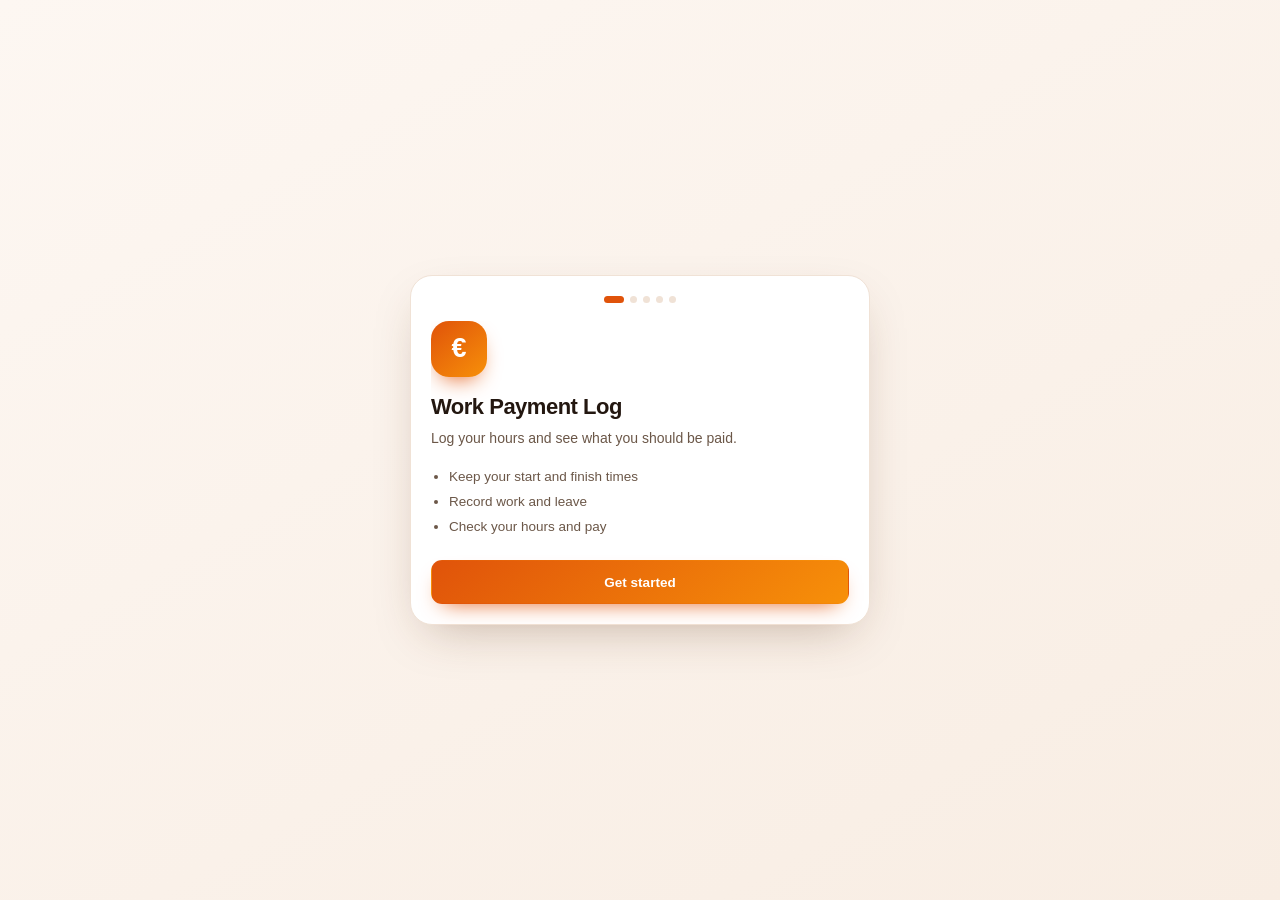
<file: index.html>
<!DOCTYPE html>
<html lang="en">
<head>
<meta charset="utf-8">
<meta name="viewport" content="width=device-width, initial-scale=1, viewport-fit=cover, maximum-scale=1, user-scalable=no">
<meta name="theme-color" content="#fdf7f2">
<meta name="apple-mobile-web-app-capable" content="yes">
<meta name="apple-mobile-web-app-status-bar-style" content="default">
<meta name="apple-mobile-web-app-title" content="Work Pay">
<title>Work Payment Log</title>
<script>
/* Keep iPhone controls inside their rows while using the same compact mobile
   layout as Android. */
(function () {
  var nav = window.navigator || {};
  var isApplePhone = /iPhone|iPad|iPod/.test(nav.userAgent || "") ||
    (nav.platform === "MacIntel" && Number(nav.maxTouchPoints) > 1);
  var isPhonePreview = new URLSearchParams(window.location.search).has("iphone-app-preview");
  if (isApplePhone || isPhonePreview) document.documentElement.classList.add("iphone-web");
  var isStandalone = (window.matchMedia && window.matchMedia("(display-mode: standalone)").matches) ||
    nav.standalone === true;
  var isNativeIOS = document.documentElement.dataset.nativePlatform === "ios";
  if ((isApplePhone && (isStandalone || isNativeIOS)) || isPhonePreview) {
    document.documentElement.classList.add("ios-liquid-glass");
  }
  if (isPhonePreview) {
    document.documentElement.style.setProperty("--safe-t", "62px");
    document.documentElement.style.setProperty("--safe-b", "34px");
  }
})();
</script>
<link rel="manifest" href="manifest.webmanifest?v=1.11.4-005a7d170ea5">
<link rel="apple-touch-icon" href="icons/icon-180.png?v=1.11.4-005a7d170ea5">
<link rel="stylesheet" href="styles.css?v=1.11.4-005a7d170ea5">
</head>
<body>

<div id="app">

  <!-- ============ SIDEBAR (desktop) ============ -->
  <aside class="sidebar">
    <div class="brand">
      <div class="brand-mark">€</div>
      <div class="brand-text">
        <strong>Work Payment Log</strong>
        <span id="brandSub">Hours &amp; pay</span>
      </div>
    </div>
    <nav class="nav" id="sideNav">
      <button class="nav-item active" data-view="overview"><span class="ic">◐</span> Overview</button>
      <button class="nav-item" data-view="timesheet"><span class="ic">▤</span> Timesheet</button>
      <button class="nav-item" data-view="analytics"><span class="ic">▥</span> Analytics</button>
      <button class="nav-item" data-view="takehome"><span class="ic">◎</span> Take-home pay</button>
      <button class="nav-item" data-view="spending"><span class="ic">◒</span> Spending plan</button>
      <button class="nav-item" data-view="settings"><span class="ic">⚙</span> Settings</button>
    </nav>
    <div class="sidebar-foot">
      <button class="btn btn-primary btn-block" id="sideLogBtn">+ Log a day</button>
      <p class="tiny muted">Your totals are before tax and other deductions.</p>
    </div>
  </aside>

  <!-- ============ MAIN ============ -->
  <main class="main">

    <header class="topbar">
      <h1 id="viewTitle">Overview</h1>
      <div class="topbar-actions">
        <span class="pill hidden" id="offlineStatus" role="status" title="Entries are saved on this device. Cloud sync resumes when you reconnect.">Offline</span>
        <button class="icon-btn hidden" id="backBtn" title="Back">‹</button>
        <button class="icon-btn" id="themeBtn" title="Switch theme">◑</button>
        <button class="btn btn-primary hide-mobile" id="topLogBtn">+ Log a day</button>
      </div>
    </header>

    <div class="ptr" id="ptr"><span class="ptr-spin"></span><span id="ptrText">Pull down to sync</span></div>

    <div class="scroll" id="scroll">

      <!-- ---------- OVERVIEW ---------- -->
      <section class="view" id="view-overview">
        <div class="hero">
          <div class="hero-glow"></div>
          <p class="hero-label">Total pay</p>
          <p class="hero-value" id="ovTotalPay">€0.00</p>
          <div class="hero-meta">
            <div><span class="k">Total time worked</span><span class="v" id="ovTotalTime">-</span></div>
            <div><span class="k">Total hours</span><span class="v" id="ovTotalHours">0.00</span></div>
            <div><span class="k">Days worked</span><span class="v" id="ovDays">0</span></div>
          </div>
        </div>

        <div class="grid-2">
          <div class="card accent-card" id="nextPayCard">
            <div class="card-head">
              <h2>Next payday</h2>
              <span class="pill pill-accent" id="ovCountdown">–</span>
            </div>
            <p class="big" id="ovNextPayday">–</p>
            <p class="muted" id="ovNextPaydayDay">–</p>
            <div class="divider"></div>
            <div class="rowline"><span>Pay due</span><strong id="ovPayDue">€0.00</strong></div>
            <div class="rowline"><span>Period</span><strong id="ovPeriodRange">–</strong></div>
            <div class="rowline"><span>Hours in period</span><strong id="ovPeriodHours">–</strong></div>
          </div>

          <div class="card">
            <div class="card-head">
              <h2>This week</h2>
              <span class="pill" id="ovWeekRange">–</span>
            </div>
            <p class="big" id="ovWeekPay">€0.00</p>
            <p class="muted" id="ovWeekTime">–</p>
            <div class="bar"><div class="bar-fill" id="ovWeekBar"></div></div>
            <p class="tiny muted" id="ovWeekBarLabel">0.00 of 40.00 h</p>
            <div class="divider"></div>
            <div class="rowline"><span>Today</span><strong id="ovToday">Not logged</strong></div>
          </div>
        </div>

        <div class="card hidden" id="leaveCard">
          <div class="card-head">
            <h2>Leave taken</h2>
            <span class="pill" id="leaveTotal">–</span>
          </div>
          <div id="leaveList" class="leave-list"></div>
        </div>

        <div class="card">
          <div class="card-head">
            <h2>Last eight weeks</h2>
            <span class="pill" id="ovChartTotal">–</span>
          </div>
          <div class="chart" id="ovChart"></div>
        </div>

        <div class="card">
          <div class="card-head">
            <h2 id="ovRecentTitle">Recent days</h2>
            <button class="link" data-goto="timesheet">See all →</button>
          </div>
          <div id="ovRecent" class="list"></div>
        </div>

        <div class="quick">
          <button class="quick-btn quick-primary" id="qClock"><span class="qi">◷</span><strong id="qClockLabel">Clock in</strong><small id="qClockTime">Start a shift now</small></button>
          <button class="quick-btn" id="qLogToday"><span class="qi">＋</span><strong>Log today</strong></button>
          <button class="quick-btn" data-goto="analytics"><span class="qi">↗</span><strong>Analytics</strong></button>
        </div>

        <div class="card overview-now-card">
          <div class="card-head"><h2>At a glance</h2></div>
          <div class="overview-now-grid">
            <div><span>Expected take-home</span><strong id="ovTakeHome">€0.00</strong></div>
            <div><span>Safe to spend</span><strong id="ovSafeSpend">€0.00</strong></div>
            <div><span>Shifts to finish</span><strong id="ovIncomplete">0</strong></div>
            <div><span>Cloud</span><strong id="ovCloudStatus">Off</strong></div>
            <div><span>Local backup</span><strong id="ovBackupStatus">Not yet</strong></div>
          </div>
        </div>
      </section>

      <!-- ---------- TIMESHEET ---------- -->
      <section class="view hidden" id="view-timesheet">
        <div class="toolbar">
          <div class="search">
            <span>⌕</span>
            <input type="search" id="tsSearch" placeholder="Search date, day or notes">
          </div>
          <select id="tsFilter" class="select">
            <option value="all">All days</option>
            <option value="worked">Worked only</option>
            <option value="leave">Leave only</option>
            <option value="unpaid">Unpaid only</option>
            <option value="off">Days off only</option>
            <option value="incomplete">Incomplete only</option>
            <option value="planned">Planned only</option>
            <option value="approved">Approved only</option>
            <option value="paid">Paid only</option>
          </select>
        </div>

        <div class="filter-row">
          <label><span>From</span><input type="date" id="tsFrom"></label>
          <label><span>To</span><input type="date" id="tsTo"></label>
          <select id="tsEmployer" class="select" aria-label="Filter by employer"></select>
          <select id="tsSort" class="select" aria-label="Sort timesheet">
            <option value="date-desc">Newest first</option>
            <option value="date-asc">Oldest first</option>
            <option value="hours-desc">Most hours</option>
            <option value="pay-desc">Highest pay</option>
          </select>
          <div class="seg compact" role="group" aria-label="Timesheet view">
            <button class="on" id="tsListMode" type="button">List</button>
            <button id="tsCalendarMode" type="button">Calendar</button>
          </div>
        </div>

        <div class="bulk-bar hidden" id="tsBulkBar">
          <strong id="tsSelectedCount">0 selected</strong>
          <button class="btn" id="btnSelectShown">Select shown</button>
          <button class="btn" id="btnBulkShift">Apply usual shift</button>
          <button class="btn" id="btnBulkLeave">Set leave</button>
          <button class="btn btn-danger-ghost" id="btnBulkDelete">Delete</button>
          <button class="link" id="btnBulkClear">Clear selection</button>
        </div>

        <div class="stat-strip">
          <div class="stat"><span class="k">Days worked</span><span class="v" id="tsDays">0</span></div>
          <div class="stat"><span class="k">Hours (decimal)</span><span class="v" id="tsHours">0.00</span></div>
          <div class="stat"><span class="k">Time worked</span><span class="v" id="tsTime">-</span></div>
          <div class="stat"><span class="k">Pay</span><span class="v accent" id="tsPay">€0.00</span></div>
        </div>

        <div id="tsList"></div>
        <div id="tsCalendar" class="calendar-wrap hidden"></div>
        <div class="empty hidden" id="tsEmpty">
          <p class="empty-mark">▤</p>
          <h3>No days logged yet</h3>
          <p class="muted">Tap <strong>+ Log a day</strong> when you are ready.</p>
        </div>
      </section>

      <!-- ---------- ANALYTICS ---------- -->
      <section class="view hidden" id="view-analytics">
        <div class="analytics-toolbar card">
          <div class="range-presets" id="anPresets" role="group" aria-label="Analytics date range">
            <button data-range="week">This week</button>
            <button class="on" data-range="month">This month</button>
            <button data-range="3months">Last 3 months</button>
            <button data-range="year">This year</button>
            <button data-range="all">All time</button>
            <button data-range="custom">Custom</button>
          </div>
          <div class="analytics-filters">
            <label class="field an-custom hidden" id="anFromWrap"><span>From</span><input type="date" id="anFrom"></label>
            <label class="field an-custom hidden" id="anToWrap"><span>To</span><input type="date" id="anTo"></label>
            <label class="field"><span>Employer</span><select id="anEmployer"></select></label>
            <label class="toggle-row compare-toggle"><input type="checkbox" id="anCompare" checked><span>Compare previous period</span></label>
          </div>
        </div>

        <div class="analytics-kpis" id="anKpis">
          <div class="metric"><span>Total hours</span><strong id="anHours">0.00</strong><em id="anHoursDelta"></em></div>
          <div class="metric accent-metric"><span>Gross pay</span><strong id="anPay">€0.00</strong><em id="anPayDelta"></em></div>
          <div class="metric"><span>Estimated take-home</span><strong id="anNet">€0.00</strong><em>using your current tax setup</em></div>
          <div class="metric"><span>Average weekly</span><strong id="anAvgWeek">0h 00m</strong><em>selected period</em></div>
          <div class="metric"><span>Days worked</span><strong id="anDays">0</strong><em id="anDaysDelta"></em></div>
          <div class="metric"><span>Leave taken</span><strong id="anLeave">0</strong><em>days</em></div>
          <div class="metric"><span>Average per day</span><strong id="anAvgDay">€0.00</strong><em>worked days</em></div>
          <div class="metric"><span>Next payday</span><strong id="anNextPay">€0.00</strong><em id="anNextPayDate">–</em></div>
        </div>

        <div class="analytics-grid">
          <div class="card chart-card"><div class="card-head"><h2>Hours by week</h2><span class="pill" id="anHoursChartTotal">–</span></div><div class="mini-chart" id="anHoursChart"></div></div>
          <div class="card chart-card"><div class="card-head"><h2>Pay over time</h2><span class="pill" id="anPayChartTotal">–</span></div><div class="mini-chart" id="anPayChart"></div></div>
          <div class="card chart-card"><div class="card-head"><h2>Days</h2><span class="pill" id="anDaysChartTotal">–</span></div><div class="donut-layout" id="anDaysChart"></div></div>
          <div class="card chart-card"><div class="card-head"><h2>Pay by payday</h2><span class="pill" id="anPeriodChartTotal">–</span></div><div class="mini-chart" id="anPeriodChart"></div></div>
          <div class="card chart-card"><div class="card-head"><h2>Gross and take-home</h2></div><div class="mini-chart" id="anGrossNetChart"></div></div>
          <div class="card chart-card"><div class="card-head"><h2>Earnings by employer</h2></div><div class="mini-chart" id="anEmployerChart"></div></div>
          <div class="card chart-card"><div class="card-head"><h2>Earnings by weekday</h2></div><div class="mini-chart" id="anWeekdayChart"></div></div>
        </div>

        <div class="card projection-card">
          <div class="card-head"><h2>Estimates</h2></div>
          <div class="pattern-grid">
            <div><span>Expected this month</span><strong id="anProjectedMonth">€0.00</strong></div>
            <div><span>Expected next payday</span><strong id="anProjectedPayday">€0.00</strong></div>
            <div><span>Projected period hours</span><strong id="anProjectedHours">0.00</strong></div>
          </div>
        </div>

        <div class="card">
          <div class="card-head"><h2>Work patterns</h2><span class="pill" id="anPatternRange">Selected period</span></div>
          <div class="pattern-grid">
            <div><span>Average start</span><strong id="anAvgStart">–</strong></div>
            <div><span>Average finish</span><strong id="anAvgFinish">–</strong></div>
            <div><span>Average shift</span><strong id="anAvgShift">–</strong></div>
            <div><span>Longest shift</span><strong id="anLongest">–</strong></div>
            <div><span>Shortest shift</span><strong id="anShortest">–</strong></div>
            <div><span>Busiest weekday</span><strong id="anBusiest">–</strong></div>
            <div><span>Most common leave</span><strong id="anCommonLeave">–</strong></div>
          </div>
        </div>

        <div class="analytics-table-card card"><div class="card-head"><h2>Weeks</h2><button class="link table-sort" data-table="weeks">Sort newest</button></div><div class="table-scroll"><table><thead><tr><th>Week</th><th>Days</th><th>Regular</th><th>Overtime</th><th>Leave</th><th>Gross pay</th><th>Change</th></tr></thead><tbody id="anWeeksBody"></tbody></table></div></div>
        <div class="analytics-table-card card"><div class="card-head"><h2>Pay periods</h2><button class="link table-sort" data-table="periods">Sort newest</button></div><div class="table-scroll"><table><thead><tr><th>Period</th><th>Payday</th><th>Days</th><th>Hours</th><th>Paid leave</th><th>Expected pay</th><th>Status</th></tr></thead><tbody id="anPeriodsBody"></tbody></table></div></div>
        <div class="analytics-table-card card"><div class="card-head"><h2>Months</h2><button class="link table-sort" data-table="months">Sort newest</button></div><div class="table-scroll"><table class="month-table"><thead><tr><th>Month</th><th>Days</th><th>Hours</th><th>Leave</th><th>Gross earnings</th><th>Weekly average</th></tr></thead><tbody id="anMonthsBody"></tbody></table></div></div>
        <div class="analytics-table-card card"><div class="card-head"><h2>Leave</h2><span class="pill" id="anLeaveTypes">0 types</span></div><div class="table-scroll"><table class="leave-table"><thead><tr><th>Leave type</th><th>Days</th><th>Hours</th><th>Pay rate</th><th>Value</th></tr></thead><tbody id="anLeaveBody"></tbody></table></div></div>

        <div class="card analytics-export">
          <h2 class="card-title">Export</h2>
          <div class="btn-row"><button class="btn btn-primary" id="btnAnalyticsCsv">Export CSV</button><button class="btn" id="btnAnalyticsPdf">Export PDF</button></div>
        </div>
      </section>

      <!-- ---------- TAKE-HOME PAY ---------- -->
      <section class="view hidden" id="view-takehome">
        <div class="takehome-intro card">
          <div>
            <span class="eyebrow">Next payday</span>
            <h2>What should reach your account</h2>
            <p class="muted">An estimate for your next pay, based on your payday settings and the tax rules below.</p>
          </div>
          <span class="pill pill-accent" id="thRulesYear">2026 rules</span>
        </div>

        <div class="takehome-layout">
          <div class="card takehome-settings">
            <div class="card-head"><h2>Your tax setup</h2><span class="pill" id="thCurrencyMatch">EUR</span></div>
            <div class="form-grid">
              <label class="field">
                <span>Country</span>
                <select id="thCountry">
                  <option value="MT">Malta</option>
                  <option value="UK">United Kingdom</option>
                  <option value="UK-SCT">Scotland</option>
                  <option value="IE">Ireland</option>
                  <option value="NZ">New Zealand</option>
                  <option value="CUSTOM">Another country or custom</option>
                </select>
              </label>
              <label class="field" id="thProfileWrap">
                <span>Tax situation</span>
                <select id="thProfile"></select>
              </label>
              <label class="field hidden" id="thSocialWrap">
                <span>Social security</span>
                <select id="thSocial"></select>
              </label>
              <label class="field">
                <span>Other taxable income per year</span>
                <input type="number" id="thOtherIncome" min="0" step="100" inputmode="decimal" value="0">
              </label>
              <label class="field">
                <span>Months you expect to work this year</span>
                <input type="number" id="thWorkMonths" min="1" max="12" step="1" inputmode="numeric" value="12">
              </label>
              <label class="field">
                <span>Hours expected by payday</span>
                <div class="input-suffix">
                  <input type="number" id="thEstimatedHours" min="0" step="0.25" inputmode="decimal" placeholder="Automatic" aria-describedby="thHoursHelp">
                  <b>hrs</b>
                </div>
              </label>
              <label class="field">
                <span>Job for estimated hours</span>
                <select id="thEstimateEmployer"></select>
              </label>
            </div>
            <p class="hint takehome-hours-help" id="thHoursHelp"></p>

            <div class="custom-tax-fields hidden" id="thCustomFields">
              <div class="form-grid">
                <label class="field"><span>Income tax</span><div class="input-suffix"><input type="number" id="thCustomTax" min="0" max="100" step="0.1" inputmode="decimal"><b>%</b></div></label>
                <label class="field"><span>Social security</span><div class="input-suffix"><input type="number" id="thCustomSocial" min="0" max="100" step="0.1" inputmode="decimal"><b>%</b></div></label>
                <label class="field"><span>Other deductions</span><div class="input-suffix"><input type="number" id="thCustomOther" min="0" max="100" step="0.1" inputmode="decimal"><b>%</b></div></label>
                <label class="field"><span>Fixed deduction each month</span><input type="number" id="thCustomFixed" min="0" step="1" inputmode="decimal"></label>
              </div>
            </div>
            <p class="hint" id="thProfileHelp"></p>
            <div class="tax-warning hidden" id="thCurrencyWarning"></div>
          </div>

          <div class="takehome-result card accent-card">
            <span class="eyebrow">Estimated take-home on payday</span>
            <span class="pill" id="thConfidence">Waiting for work hours</span>
            <strong id="thNet">€0.00</strong>
            <div class="takehome-bar" aria-hidden="true"><i id="thNetBar"></i></div>
            <p id="thNetCaption">Based on your expected gross pay.</p>
          </div>
        </div>

        <div class="takehome-kpis">
          <div class="metric"><span>Logged for this payday</span><strong id="thLogged">€0.00</strong><em>saved work and paid leave</em></div>
          <div class="metric accent-metric"><span>Expected gross</span><strong id="thGross">€0.00</strong><em id="thGrossNote">by month end</em></div>
          <div class="metric"><span>Estimated deductions</span><strong id="thDeductions">€0.00</strong><em id="thRate">0% of gross</em></div>
          <div class="metric"><span>Estimated yearly take-home</span><strong id="thYearNet">€0.00</strong><em id="thYearNetNote">across 12 work months</em></div>
        </div>

        <div class="card tax-breakdown-card">
          <div class="card-head"><h2>Estimate breakdown</h2><span class="pill" id="thPresetName">Malta</span></div>
          <div class="table-scroll">
            <table class="tax-table">
              <thead><tr><th>Item</th><th>Next payday</th><th>Estimated year</th></tr></thead>
              <tbody id="thBreakdown"></tbody>
            </table>
          </div>
        </div>

        <details class="card sect payslip-compare" id="payslipCompare">
          <summary class="sect-head">
            <span class="sect-ic">≋</span>
            <span class="sect-name">Compare a payslip</span>
            <span class="sect-sum"><span class="pill" id="thPayslipPill">optional</span></span>
          </summary>
          <div class="sect-body">
            <div class="form-grid">
              <label class="field"><span>Gross pay</span><input type="number" id="thPayslipGross" min="0" step="0.01" inputmode="decimal"></label>
              <label class="field"><span>Income tax</span><input type="number" id="thPayslipTax" min="0" step="0.01" inputmode="decimal"></label>
              <label class="field"><span>Social security</span><input type="number" id="thPayslipSocial" min="0" step="0.01" inputmode="decimal"></label>
              <label class="field"><span>Other deductions</span><input type="number" id="thPayslipOther" min="0" step="0.01" inputmode="decimal"></label>
              <label class="field"><span>Net pay received</span><input type="number" id="thPayslipNet" min="0" step="0.01" inputmode="decimal"></label>
            </div>
            <p class="hint" id="thPayslipResult">Enter the figures printed on your payslip.</p>
          </div>
        </details>

        <div class="card tax-notes-card">
          <h2 class="card-title">Before you rely on this number</h2>
          <p id="thAssumptions" class="muted"></p>
          <p class="tax-student-note hidden" id="thStudentNote"><strong>Student in Malta?</strong> If an employer gives you a payslip, choose a student employee option, not stipend or grant. Income tax and social security are separate: your income tax can be €0 while social security is still deducted.</p>
          <div class="btn-row tax-source-buttons" id="thSources"></div>
          <p class="hint">This is a planning estimate, not a payslip or tax return. Your tax code, credits, pension, benefits and payroll rounding can change the final amount.</p>
        </div>
      </section>

      <!-- ---------- SPENDING PLAN ---------- -->
      <section class="view hidden" id="view-spending">
        <div class="spending-intro card">
          <div>
            <span class="eyebrow">Next payday</span>
            <h2>Decide where your money goes</h2>
            <p class="muted">Start with your estimated take-home pay or enter your own amount.</p>
          </div>
          <button class="btn" type="button" data-goto="takehome">Check take-home pay</button>
        </div>

        <div class="card spending-source">
          <div class="card-head"><h2>Money available</h2><span class="pill" id="spSourcePill">Take-home estimate</span></div>
          <div class="form-grid">
            <label class="field"><span>Use</span><select id="spIncomeMode"><option value="takehome">Estimated take-home pay</option><option value="custom">An amount I enter</option></select></label>
            <label class="field hidden" id="spCustomIncomeWrap"><span>Amount available</span><input type="number" id="spCustomIncome" min="0" step="10" inputmode="decimal"></label>
          </div>
          <p class="hint" id="spIncomeNote"></p>
        </div>

        <div class="spending-kpis">
          <div class="metric"><span>Money available</span><strong id="spBudget">€0.00</strong><em>for this payday</em></div>
          <div class="metric"><span>Planned</span><strong id="spPlanned">€0.00</strong><em id="spPlannedNote">across 0 categories</em></div>
          <div class="metric"><span>Spent</span><strong id="spSpent">€0.00</strong><em id="spSpentNote">this pay period</em></div>
          <div class="metric accent-metric" id="spBalanceCard"><span id="spBalanceLabel">Left to plan</span><strong id="spBalance">€0.00</strong><em id="spBalanceNote">unallocated</em></div>
        </div>

        <div class="spending-chart-grid">
          <div class="card spending-chart-card">
            <div class="card-head"><h2>Your split</h2><span class="pill" id="spChartPill">0 categories</span></div>
            <div class="spending-donut-layout">
              <div class="spending-donut" id="spDonut"><strong id="spDonutValue">€0.00</strong><span id="spDonutLabel">left</span></div>
              <div class="spending-legend" id="spLegend"></div>
            </div>
          </div>
          <div class="card spending-bars-card">
            <div class="card-head"><h2>Plan at a glance</h2></div>
            <div class="spending-bars" id="spBars"></div>
          </div>
        </div>

        <div class="card spending-categories-card">
          <div class="card-head"><div><h2>Your categories</h2><p class="muted tiny">Rename, reorder or remove anything you do not need.</p></div><button class="btn btn-primary" id="spAddCategory" type="button">+ Add category</button></div>
          <div class="spending-warning hidden" id="spWarning"></div>
          <div class="sp-category-list" id="spCategoryList"></div>
          <div class="empty compact-empty hidden" id="spEmpty"><p class="empty-mark">◒</p><h3>No categories yet</h3><p class="muted">Add one when you are ready to plan some money.</p></div>
        </div>

        <div class="card spending-transactions-card">
          <div class="card-head"><div><h2>Spending</h2><p class="muted tiny" id="spTransactionRange">Current pay period</p></div></div>
          <div class="transaction-form">
            <label class="field"><span>Date</span><input type="date" id="spTxDate"></label>
            <label class="field"><span>Category</span><select id="spTxCategory"></select></label>
            <label class="field"><span>Amount</span><input type="number" id="spTxAmount" min="0.01" step="0.01" inputmode="decimal"></label>
            <label class="field"><span>What was it?</span><input type="text" id="spTxNote" maxlength="60" placeholder="Optional"></label>
            <button class="btn btn-primary" type="button" id="spAddTransaction">Add spending</button>
          </div>
          <div class="transaction-list" id="spTransactionList"></div>
        </div>

        <div class="spending-chart-grid">
          <div class="card">
            <div class="card-head"><h2>Recurring bills</h2><span class="pill" id="spBillsTotal">€0.00 due</span></div>
            <div class="mini-add-grid">
              <label class="field"><span>Name</span><input type="text" id="spBillName" maxlength="40" placeholder="Phone, rent, subscription"></label>
              <label class="field"><span>Amount</span><input type="number" id="spBillAmount" min="0.01" step="0.01" inputmode="decimal"></label>
              <label class="field"><span>Next due</span><input type="date" id="spBillDue"></label>
              <label class="field"><span>Category</span><select id="spBillCategory"></select></label>
              <button class="btn" type="button" id="spAddBill">Add bill</button>
            </div>
            <div class="money-plan-list" id="spBillList"></div>
          </div>
          <div class="card">
            <div class="card-head"><h2>Savings goals</h2></div>
            <div class="mini-add-grid">
              <label class="field"><span>Goal</span><input type="text" id="spGoalName" maxlength="40" placeholder="Phone, holiday, emergency fund"></label>
              <label class="field"><span>Target</span><input type="number" id="spGoalTarget" min="0.01" step="1" inputmode="decimal"></label>
              <label class="field"><span>Saved</span><input type="number" id="spGoalSaved" min="0" step="1" inputmode="decimal"></label>
              <label class="field"><span>Target date</span><input type="date" id="spGoalDate"></label>
              <button class="btn" type="button" id="spAddGoal">Add goal</button>
            </div>
            <div class="money-plan-list" id="spGoalList"></div>
          </div>
        </div>
      </section>

      <!-- ---------- WEEKLY ---------- -->
      <section class="view hidden" id="view-weekly">
        <div id="wkList" class="list-cards"></div>
        <div class="card total-card">
          <div class="rowline"><span>TOTAL hours</span><strong id="wkTotalHours">0.00</strong></div>
          <div class="rowline"><span>TOTAL time worked</span><strong id="wkTotalTime">-</strong></div>
          <div class="rowline big-line"><span>TOTAL pay</span><strong class="accent" id="wkTotalPay">€0.00</strong></div>
        </div>
      </section>

      <!-- ---------- PAY PERIODS ---------- -->
      <section class="view hidden" id="view-periods">
        <p class="note-line" id="ppNote">Each pay period is the days ending on the payday itself.</p>
        <div id="ppList" class="list-cards"></div>
        <div class="card total-card">
          <div class="rowline"><span>TOTAL hours</span><strong id="ppTotalHours">0.00</strong></div>
          <div class="rowline"><span>TOTAL time worked</span><strong id="ppTotalTime">-</strong></div>
          <div class="rowline big-line"><span>TOTAL pay</span><strong class="accent" id="ppTotalPay">€0.00</strong></div>
        </div>
        <div class="card">
          <h2 class="card-title">Notes</h2>
          <ul class="notes" id="ppNotes"></ul>
        </div>
      </section>

      <!-- ---------- VERSION HISTORY ---------- -->
      <section class="view hidden" id="view-history">
        <div class="toolbar">
          <div class="search">
            <span>⌕</span>
            <input type="search" id="hSearch" placeholder="Search a date or a note">
          </div>
          <select id="hFilter" class="select">
            <option value="all">Everything</option>
            <option value="day">Days only</option>
            <option value="settings">Settings only</option>
          </select>
        </div>
        <p class="note-line" id="hNote">Newest changes first.</p>
        <div id="hList" class="list-cards"></div>
        <div class="empty hidden" id="hEmpty">
          <p class="empty-mark">↺</p>
          <h3>No changes yet</h3>
          <p class="muted">Edits will appear here.</p>
        </div>
      </section>

      <!-- ---------- SETTINGS ---------- -->
      <section class="view hidden" id="view-settings">

        <div class="settings-group-head">
          <span>Pay and working hours</span>
        </div>

        <!-- Each area stays folded until it is needed, so the page reads as a
             short, useful overview instead of a wall of forms. -->
        <details class="card sect" id="sectEmployers">
          <summary class="sect-head"><span class="sect-ic">◫</span><span class="sect-name">Your jobs and pay</span><span class="sect-sum" id="sumEmployers"></span></summary>
          <div class="sect-body"><p class="muted tiny">Add another job only if its pay or usual hours are different.</p><div id="employerList" class="manage-list"></div><div class="btn-row"><button class="btn" id="btnAddEmployer">Add another job</button></div></div>
        </details>

        <details class="card sect" id="sectPay">
          <summary class="sect-head">
            <span class="sect-ic">€</span>
            <span class="sect-name">Currency and work week</span>
            <span class="sect-sum" id="sumPay"></span>
          </summary>
          <div class="sect-body">
            <div class="form-grid settings-shared-fields">
              <label class="field">
                <span>Currency</span>
                <select id="stCurrency"></select>
              </label>
              <label class="field hidden" id="stSymbolField">
                <span>Symbol to show</span>
                <input type="text" id="stSymbol" maxlength="4" placeholder="€">
              </label>
              <label class="field">
                <span>Full week (hours)</span>
                <input type="number" id="stWeek" step="0.5" min="1" inputmode="decimal">
              </label>
            </div>
          </div>
        </details>

        <details class="card sect" id="sectTemplates">
          <summary class="sect-head"><span class="sect-ic">⌁</span><span class="sect-name">Shift templates</span><span class="sect-sum" id="sumTemplates"></span></summary>
          <div class="sect-body"><div id="templateList" class="manage-list"></div><div class="btn-row"><button class="btn" id="btnAddTemplate">Add template</button></div></div>
        </details>

        <div class="settings-group-head"><span>Leave and paydays</span></div>

        <details class="card sect" id="sectPaydays">
          <summary class="sect-head">
            <span class="sect-ic">▦</span>
            <span class="sect-name">Paydays</span>
            <span class="sect-sum" id="sumPaydays"></span>
          </summary>
          <div class="sect-body">
            <div class="form-grid">
              <label class="field">
                <span>First payday</span>
                <input type="date" id="stFirstPayday">
              </label>
              <label class="field">
                <span>Cycle length (days)</span>
                <input type="number" id="stCycle" step="1" min="1" inputmode="numeric">
              </label>
            </div>
            <p class="hint">Enter one payday and the number of days between payments.</p>
          </div>
        </details>

        <details class="card sect" id="sectLeave">
          <summary class="sect-head">
            <span class="sect-ic">☂</span>
            <span class="sect-name">What each type of leave pays</span>
            <span class="sect-sum" id="sumLeave"></span>
          </summary>
          <div class="sect-body">
            <p class="muted tiny">100% is full pay, 50% is half pay and 0% is unpaid.</p>
            <div id="leaveRates" class="rate-list"></div>
          </div>
        </details>

        <div class="settings-group-head">
          <span>Data, backups and devices</span>
        </div>

        <div class="card health-card" id="dataHealthCard">
          <div class="card-head"><h2>Data status</h2><span class="pill pill-good" id="healthPill">Safe</span></div>
          <div class="health-grid">
            <div><span>Local backup</span><strong id="healthBackup">–</strong></div>
            <div><span>Cloud sync</span><strong id="healthCloud">–</strong></div>
            <div><span>Mac sync</span><strong id="healthMac">–</strong></div>
            <div><span>Pending changes</span><strong id="healthPending">0</strong></div>
            <div><span>App version</span><strong id="healthVersion">–</strong></div>
            <div><span>Update</span><strong id="healthUpdate">Up to date</strong></div>
          </div>
        </div>

        <details class="card sect" id="updatesCard">
          <summary class="sect-head">
            <span class="sect-ic">&#8595;</span>
            <span class="sect-name">App updates</span>
            <span class="sect-sum" id="sumAppUpdates">Checking…</span>
          </summary>
          <div class="sect-body">
            <label class="toggle-row">
              <input type="checkbox" id="autoUpdateToggle">
              <span>Check for updates automatically</span>
            </label>
            <p class="muted tiny" id="updateSettingHelp">New versions can be downloaded in the background.</p>
            <div class="btn-row">
              <button class="btn" id="btnCheckUpdate">Check now</button>
            </div>
            <div class="rowline"><span class="tiny muted" id="updateCheckStatus"></span></div>
          </div>
        </details>

        <!-- An update is a call to action, not a setting: it stays a plain card
             so it cannot be collapsed and missed. -->
        <div class="card update-card hidden" id="updateCard">
          <div class="card-head">
            <h2>Update available</h2>
            <span class="pill pill-accent" id="updateVersion">–</span>
          </div>
          <p class="muted tiny" id="updateText">A newer version is available.</p>
          <div class="btn-row">
            <button class="btn btn-primary" id="btnUpdate">Update now</button>
          </div>
        </div>

        <!-- sync: host side (Mac) -->
        <details class="card sect hidden" id="syncHostCard">
          <summary class="sect-head">
            <span class="sect-ic">⇄</span>
            <span class="sect-name">Sync with your phone</span>
            <span class="sect-sum" id="sumSyncHost"></span>
          </summary>
          <div class="sect-body">
            <label class="toggle-row">
              <input type="checkbox" id="syncToggle">
              <span>Allow phone sync</span>
            </label>
            <p class="muted tiny">Keep this Mac on the same WiFi network as your phone. Open Settings on
              the phone, then enter the address and code below. You only do this once.</p>
            <div class="pair">
              <div class="pair-block">
                <span class="pair-k">This Mac's address</span>
                <div id="syncAddresses" class="addr-list"></div>
              </div>
              <div class="pair-block">
                <span class="pair-k">Pairing code</span>
                <div class="code" id="syncCode">------</div>
              </div>
            </div>
            <div class="rowline"><span id="syncHostState">Sync is off</span></div>
            <div class="btn-row">
              <button class="btn btn-primary" id="btnMacRefresh">Check for changes now</button>
              <button class="btn" id="btnNewCode">New pairing code</button>
            </div>
            <details class="sub">
              <summary>Change the code automatically</summary>
              <label class="field rotate-field">
                <span>How often</span>
                <select id="syncRotate">
                  <option value="never">Never</option>
                  <option value="hourly">Every hour</option>
                  <option value="daily">Every day</option>
                  <option value="3days">Every 3 days</option>
                  <option value="weekly">Every week</option>
                  <option value="monthly">Every month</option>
                  <option value="yearly">Every year</option>
                </select>
              </label>
              <p class="hint" id="syncRotateHint"></p>
            </details>
          </div>
        </details>

        <!-- sync: client side (phone) -->
        <details class="card sect hidden" id="syncClientCard">
          <summary class="sect-head">
            <span class="sect-ic">⇄</span>
            <span class="sect-name">Sync with your Mac</span>
            <span class="sect-sum" id="sumSyncClient"></span>
          </summary>
          <div class="sect-body">
            <label class="toggle-row sync-use-toggle">
              <input type="checkbox" id="syncUseMac">
              <span>Use Mac sync</span>
            </label>
            <p class="muted tiny">Optional. Cloud sync and phone backups keep working when this is off.</p>
            <div id="syncClientControls">
            <p class="muted tiny">Open Work Payment Log on your Mac, on the same WiFi network, and copy
              its address and code from its Settings screen.</p>
            <div class="form-grid">
              <label class="field">
                <span>Mac address</span>
                <input type="text" id="syncHost" placeholder="192.168.1.20" inputmode="decimal" autocapitalize="off" autocorrect="off">
              </label>
              <label class="field">
                <span>Pairing code</span>
                <input type="text" id="syncCode2" placeholder="123456" inputmode="numeric" maxlength="6">
              </label>
            </div>
            <div class="btn-row">
              <button class="btn btn-primary" id="btnSyncNow">Sync now</button>
              <button class="btn" id="btnSyncFind">Find my Mac</button>
            </div>
            <div class="rowline"><span id="syncLast">Not synced yet</span></div>
            <div class="rowline"><span id="syncPending" class="pending-line"></span></div>
            <div class="rowline"><span id="syncStatus" class="tiny muted"></span></div>
            <label class="toggle-row">
              <input type="checkbox" id="syncAuto">
              <span>Sync with your Mac automatically</span>
            </label>
            </div>
          </div>
        </details>

        <details class="card sect" id="cloudCard">
          <summary class="sect-head">
            <span class="sect-ic">☁</span>
            <span class="sect-name">Cloud sync</span>
            <span class="sect-sum"><span class="pill" id="cloudPill">off</span></span>
          </summary>
          <div class="sect-body">
            <div id="cloudAuth" class="hidden">
              <p class="muted tiny">Google signs you in. Your private sync copy is stored in Supabase, not Google Drive.</p>
              <div class="btn-row">
                <button class="btn btn-primary btn-google" id="btnCloudGoogle">
                  <span class="g">G</span> Continue with Google
                </button>
                <button class="btn" id="btnCloudCheck">Check server</button>
              </div>
              <div class="rowline"><span id="cloudAuthNote" class="tiny muted"></span></div>
              <div id="cloudCheck2" class="check-list hidden"></div>
            </div>

            <div id="cloudAccount" class="hidden">
              <div class="rowline"><span>Signed in as</span><strong id="cloudWho">–</strong></div>
              <div class="rowline"><span id="cloudState">–</span></div>
              <div class="btn-row">
                <button class="btn" id="btnCloudSync">Sync now</button>
                <button class="btn" id="btnCloudCheckBackup">Check cloud copy</button>
                <button class="btn" id="btnCloudDownload">Download cloud copy</button>
                <button class="btn" id="btnCloudRestore">Restore cloud copy</button>
                <button class="btn" id="btnCloudActivity">View activity</button>
                <button class="btn" id="btnCloudSignOut">Sign out</button>
              </div>
            </div>

            <!-- Almost nobody needs this: the app ships pointed at a server
                 already. It stays for anyone running their own. -->
            <details class="sub" id="cloudSetup">
              <summary>Use my own server</summary>
              <p class="hint" id="cloudHelp"></p>
              <div class="form-grid">
                <label class="field"><span>Project URL</span>
                  <input type="text" id="cloudUrl" placeholder="https://xxxx.supabase.co"
                         autocapitalize="off" autocorrect="off" spellcheck="false"></label>
                <label class="field"><span>Publishable key</span>
                  <input type="text" id="cloudKey" placeholder="sb_publishable_…"
                         autocapitalize="off" autocorrect="off" spellcheck="false"></label>
              </div>
              <div class="btn-row">
                <button class="btn btn-primary" id="btnCloudTest">Test connection</button>
                <button class="btn" id="btnCloudSaveProject">Save project</button>
              </div>
              <div id="cloudCheck" class="check-list hidden"></div>
            </details>
          </div>
        </details>

        <details class="card sect" id="sectBackup">
          <summary class="sect-head">
            <span class="sect-ic">⇩</span>
            <span class="sect-name">Backups</span>
            <span class="sect-sum"><span class="pill" id="backupPill">on</span></span>
          </summary>
          <div class="sect-body">
            <div class="form-grid">
              <label class="field">
                <span>Back up</span>
                <select id="stBackupEvery">
                  <option value="daily">Every day</option>
                  <option value="weekly">Every week</option>
                  <option value="monthly">Every month</option>
                  <option value="off">Never</option>
                </select>
              </label>
              <label class="field">
                <span>Copies to keep</span>
                <input type="number" id="stBackupKeep" min="1" max="60" step="1" inputmode="numeric">
              </label>
            </div>
            <div class="rowline"><span id="backupState">–</span></div>
            <div class="btn-row">
              <button class="btn btn-primary" id="btnBackupNow">Back up now</button>
              <button class="btn hidden" id="btnOpenBackups">Open the folder</button>
            </div>

            <div class="web-backup-restore hidden" id="webBackupRestore">
              <label class="field">
                <span>Automatic copies</span>
                <select id="stAutoBackupCopy" aria-label="Choose an automatic backup"></select>
              </label>
              <button class="btn" id="btnRestoreAutoBackup" type="button">Restore this copy</button>
            </div>

            <div class="sect-rule"></div>
            <p class="muted tiny">Manual copies</p>
            <div class="btn-row">
              <button class="btn" id="btnExportCsv">Export timesheet CSV</button>
              <button class="btn" id="btnExportJson">Save backup (JSON)</button>
              <button class="btn" id="btnImportJson">Restore backup</button>
            </div>
            <input type="file" id="fileInput" accept="application/json,.json" hidden>
            <p class="hint" id="ioHint">CSV opens straight in Excel or Numbers.</p>
          </div>
        </details>

        <details class="card sect" id="sectIphoneWidget">
          <summary class="sect-head">
            <span class="sect-ic">▣</span>
            <span class="sect-name">Live iPhone widgets</span>
            <span class="sect-sum"><span class="pill" id="widgetPill">setup</span></span>
          </summary>
          <div class="sect-body">
            <p class="hint">Your pay widget is built into Work Payment Log. It uses the same cloud data as this app and stays read-only.</p>
            <div class="iphone-widget-preview" id="webWidgetPreview" role="img" aria-label="Your iPhone widget preview">
              <div class="iw-head">
                <span class="iw-mark">€</span>
                <strong>Work Payment Log</strong>
                <span class="iw-live">Preview</span>
              </div>
              <div class="iw-main">
                <span>Estimated take-home</span>
                <strong id="widgetPreviewTakeHome">€0.00</strong>
                <small id="widgetPreviewPayday">Next payday not set</small>
              </div>
              <div class="iw-metrics">
                <span>Total pay<strong id="widgetPreviewTotal">€0.00</strong></span>
                <span>Next payday<strong id="widgetPreviewGross">€0.00</strong></span>
                <span>Hours<strong id="widgetPreviewHours">0.00</strong></span>
              </div>
            </div>
            <ol class="widget-steps">
              <li>Install <a href="https://apps.apple.com/app/widget-web-26/id1522169352" target="_blank" rel="noopener">Widget Web 26</a>.</li>
              <li>Tap <b>Copy iPhone widget link</b> and add that link inside Widget Web.</li>
              <li>Add its Home Screen widget. Work Payment Log fills the available size automatically.</li>
            </ol>
            <div class="rowline"><span id="widgetState">Sign in to cloud sync first.</span></div>
            <div class="btn-row">
              <a class="btn" href="https://apps.apple.com/app/widget-web-26/id1522169352" target="_blank" rel="noopener">Get widget app</a>
              <button class="btn btn-primary" id="btnCopyWebWidgetLink" type="button">Copy iPhone widget link</button>
              <button class="btn" id="btnRefreshLiveWidget" type="button">Refresh widget data</button>
            </div>
            <details class="sub">
              <summary>Use Scriptable instead</summary>
              <p class="hint">If Scriptable works properly on your iPhone, copy the code below into a script named Work Payment Log.</p>
              <button class="btn" id="btnCopyWidgetCode" type="button">Copy Scriptable code</button>
            </details>
          </div>
        </details>

        <div class="settings-group-head">
          <span>Appearance and notifications</span>
        </div>

        <details class="card sect" id="sectNotifications">
          <summary class="sect-head"><span class="sect-ic">◉</span><span class="sect-name">Notifications</span><span class="sect-sum" id="sumNotifications"></span></summary>
          <div class="sect-body">
            <div class="reminder-setting">
              <label class="toggle-row"><input type="checkbox" id="stLogReminder"><span>Remind me to log my hours</span></label>
              <div class="reminder-options" id="logReminderOptions">
                <label class="field reminder-time"><span>Time</span><input type="time" id="stLogReminderTime"></label>
                <div class="reminder-days" role="group" aria-label="Reminder days">
                  <button type="button" data-reminder-day="1" aria-label="Monday">M</button>
                  <button type="button" data-reminder-day="2" aria-label="Tuesday">T</button>
                  <button type="button" data-reminder-day="3" aria-label="Wednesday">W</button>
                  <button type="button" data-reminder-day="4" aria-label="Thursday">T</button>
                  <button type="button" data-reminder-day="5" aria-label="Friday">F</button>
                  <button type="button" data-reminder-day="6" aria-label="Saturday">S</button>
                  <button type="button" data-reminder-day="0" aria-label="Sunday">S</button>
                </div>
                <p class="hint" id="logReminderHint"></p>
              </div>
            </div>
            <div class="sect-rule"></div>
            <div class="toggle-list">
              <label class="toggle-row"><input type="checkbox" data-notify="payday"><span>Upcoming payday</span></label>
              <label class="toggle-row"><input type="checkbox" data-notify="missingFinish"><span>Missing finish time</span></label>
              <label class="toggle-row"><input type="checkbox" data-notify="incomplete"><span>Incomplete workday</span></label>
              <label class="toggle-row"><input type="checkbox" data-notify="backup"><span>Backup problems</span></label>
              <label class="toggle-row"><input type="checkbox" data-notify="sync"><span>Sync problems</span></label>
              <label class="toggle-row"><input type="checkbox" data-notify="payslip"><span>Check my payslip</span></label>
              <label class="toggle-row"><input type="checkbox" data-notify="spending"><span>Spending limit</span></label>
              <label class="toggle-row"><input type="checkbox" data-notify="updates"><span>Available app updates</span></label>
            </div>
            <div class="sect-rule"></div>
            <div class="form-grid quiet-hours">
              <label class="field"><span>Quiet from</span><input type="time" id="stQuietStart"></label>
              <label class="field"><span>Until</span><input type="time" id="stQuietEnd"></label>
            </div>
            <p class="hint">Notifications wait until quiet hours end.</p>
          </div>
        </details>

        <details class="card sect" id="sectAppearance">
          <summary class="sect-head"><span class="sect-ic">◑</span><span class="sect-name">Appearance</span><span class="sect-sum" id="sumAppearance">Orange with automatic theme</span></summary>
          <div class="sect-body">
            <div class="app-colour-picker" id="appColourPicker" role="group" aria-label="Choose app colour">
              <button class="app-colour-choice" type="button" data-app-color="orange"><i style="--swatch:#f79009"></i><span>Orange</span></button>
              <button class="app-colour-choice" type="button" data-app-color="blue"><i style="--swatch:#3b82f6"></i><span>Blue</span></button>
              <button class="app-colour-choice" type="button" data-app-color="green"><i style="--swatch:#10b981"></i><span>Green</span></button>
              <button class="app-colour-choice" type="button" data-app-color="purple"><i style="--swatch:#8b5cf6"></i><span>Purple</span></button>
              <button class="app-colour-choice" type="button" data-app-color="pink"><i style="--swatch:#ec4899"></i><span>Pink</span></button>
              <button class="app-colour-choice" type="button" data-app-color="teal"><i style="--swatch:#14b8a6"></i><span>Teal</span></button>
            </div>
            <button class="btn" id="btnThemeSettings">Change theme</button>
          </div>
        </details>

        <details class="card sect" id="sectHistory">
          <summary class="sect-head">
            <span class="sect-ic">↺</span>
            <span class="sect-name">Version history</span>
            <span class="sect-sum" id="sumHistory"></span>
          </summary>
          <div class="sect-body">
            <div class="btn-row">
              <button class="btn btn-primary" id="btnHistory">Open version history</button>
              <button class="btn" id="btnTour">Show the tour again</button>
            </div>
            <p class="hint" id="historyHint"></p>
          </div>
        </details>

        <details class="card sect sect-danger" id="sectReset">
          <summary class="sect-head">
            <span class="sect-ic">⚠</span>
            <span class="sect-name">Reset</span>
            <span class="sect-sum"></span>
          </summary>
          <div class="sect-body">
            <div class="btn-row">
              <button class="btn" id="btnClearFuture">Remove days after today</button>
              <button class="btn btn-danger" id="btnWipe">Delete everything</button>
            </div>
            <p class="hint"><strong>Remove days after today</strong> keeps today and earlier. You can undo either action from version history.</p>
          </div>
        </details>

        <p class="tiny muted center" id="aboutLine">Work Payment Log</p>
      </section>

    </div><!-- /scroll -->

    <button class="fab hide-desktop" id="fab">＋</button>

    <!-- ============ BOTTOM NAV (mobile) ============ -->
    <nav class="tabbar hide-desktop" id="tabbar">
      <button class="tab active" data-view="overview"><span class="ic">◐</span><em>Overview</em></button>
      <button class="tab" data-view="timesheet"><span class="ic">▤</span><em>Timesheet</em></button>
      <button class="tab" data-view="analytics"><span class="ic">▥</span><em>Analytics</em></button>
      <button class="tab" data-view="takehome"><span class="ic">◎</span><em>Take-home</em></button>
      <button class="tab" data-view="spending"><span class="ic">◒</span><em>Spending</em></button>
      <button class="tab" data-view="settings"><span class="ic">⚙</span><em>Settings</em></button>
    </nav>

  </main>
</div>

<!-- ============ EDITOR SHEET ============ -->
<!-- ============ FIRST-RUN SETUP ============ -->
<div class="onboard hidden" id="onboard">
  <div class="ob-card">
    <div class="ob-dots" id="obDots"></div>

    <section class="ob-step" data-step="0">
      <div class="ob-mark">€</div>
      <h2>Work Payment Log</h2>
      <p>Log your hours and see what you should be paid.</p>
      <ul class="ob-list">
        <li>Keep your start and finish times</li>
        <li>Record work and leave</li>
        <li>Check your hours and pay</li>
      </ul>
    </section>

    <section class="ob-step hidden" data-step="1">
      <h2>What are you paid?</h2>
      <p>You can change this later in Settings.</p>
      <div class="form-grid">
        <label class="field"><span>Currency</span><select id="obCurrency"></select></label>
        <label class="field"><span>Pay per hour</span>
          <input type="number" id="obRate" step="0.01" min="0" inputmode="decimal"></label>
      </div>
      <p class="hint">This is your pay before tax and other deductions.</p>
    </section>

    <section class="ob-step hidden" data-step="2">
      <h2>Your usual day</h2>
      <p>New days start with these times.</p>
      <div class="form-grid">
        <label class="field"><span>Start</span><input type="time" id="obStart"></label>
        <label class="field"><span>Finish</span><input type="time" id="obFinish"></label>
        <label class="field"><span>Unpaid break (hours)</span>
          <input type="number" id="obBreak" step="0.25" min="0" inputmode="decimal"></label>
        <label class="field"><span>Full week (hours)</span>
          <input type="number" id="obWeek" step="0.5" min="1" inputmode="decimal"></label>
      </div>
      <p class="hint" id="obShiftHint"></p>
    </section>

    <section class="ob-step hidden" data-step="3">
      <h2>When are you paid?</h2>
      <p>This is used to work out your pay periods.</p>
      <div class="form-grid">
        <label class="field"><span>Your next payday</span><input type="date" id="obPayday"></label>
        <label class="field"><span>Paid every (days)</span>
          <input type="number" id="obCycle" step="1" min="1" inputmode="numeric"></label>
      </div>
      <p class="hint">Weekly is 7, fortnightly 14, four-weekly 28. For a monthly salary
        pick 30 and adjust the payday when it drifts.</p>
    </section>

    <section class="ob-step hidden" data-step="4">
      <h2>That's it</h2>
      <ul class="ob-list ob-tips">
        <li>Tap <b>+</b> to log a day with your usual times.</li>
        <li>Use <b>Type of day</b> for leave or a public holiday.</li>
        <li>Use <b>Analytics</b> to check your hours and pay.</li>
        <li>Your rate, usual hours and backups are in <b>Settings</b>.</li>
      </ul>
      <p class="hint">You can see this again from Settings whenever you like.</p>
    </section>

    <div class="ob-foot">
      <button class="btn" id="obBack">Back</button>
      <button class="btn btn-primary btn-grow" id="obNext">Get started</button>
    </div>
  </div>
</div>

<div class="scrim hidden" id="scrim"></div>
<div class="sheet hidden" id="sheet" role="dialog" aria-modal="true" aria-labelledby="sheetTitle">
  <div class="sheet-grab"></div>
  <div class="sheet-head">
    <h2 id="sheetTitle">Log a day</h2>
    <button class="icon-btn" id="sheetClose" type="button" aria-label="Close editor">✕</button>
  </div>

  <div class="sheet-body">
    <label class="field">
      <span>Date</span>
      <input type="date" id="edDate">
    </label>

    <label class="field">
      <span>Type of day</span>
      <select id="edType"></select>
    </label>

    <div class="time-pair editor-job-pair">
      <label class="field"><span>Employer</span><select id="edEmployer"></select></label>
      <label class="field"><span>Shift template</span><select id="edTemplate"><option value="">Choose a template</option></select></label>
    </div>

    <label class="field">
      <span>Shift status</span>
      <select id="edStatus">
        <option value="planned">Planned</option>
        <option value="completed">Completed</option>
        <option value="approved">Approved</option>
        <option value="paid">Paid</option>
      </select>
    </label>

    <div class="time-pair editor-clock-pair">
      <label class="field">
        <span>Start</span>
        <input type="time" id="edStart">
      </label>
      <label class="field">
        <span>Finish</span>
        <input type="time" id="edFinish">
      </label>
    </div>

    <div class="time-pair editor-rate-kind-pair">
      <label class="field"><span>Pay rate</span><select id="edRateType"><option value="standard">Normal rate</option><option value="overtime">Overtime (1.5×)</option><option value="night">Night (1.25×)</option><option value="sunday">Sunday (2×)</option><option value="public">Public holiday (2×)</option><option value="custom">Custom multiplier</option></select></label>
      <label class="field hidden" id="edMultiplierWrap"><span>Multiplier</span><input type="number" id="edMultiplier" min="0" max="10" step="0.05" inputmode="decimal" value="1"></label>
    </div>

    <div class="time-pair editor-pay-pair">
      <label class="field">
        <span>Hourly rate for this shift</span>
        <input type="number" id="edRate" min="0" step="0.01" inputmode="decimal">
      </label>
      <label class="field">
        <span>First break (hours)</span>
        <input type="number" id="edBreak" min="0" step="0.25" inputmode="decimal">
      </label>
    </div>

    <div class="editor-breaks">
      <label class="break-paid"><input type="checkbox" id="edBreakPaid"><span>First break is paid</span></label>
      <div id="edExtraBreaks"></div>
      <button class="chip" type="button" id="edAddBreak">+ Add another break</button>
    </div>

    <div class="chips">
      <button class="chip" id="chipDefault">Default shift</button>
      <button class="chip" id="chipYesterday">Repeat yesterday</button>
      <button class="chip" id="chipLastWeek">Copy last week</button>
      <button class="chip" id="chipNow">Finish now</button>
      <button class="chip" id="chipOff">Clear times</button>
    </div>

    <div class="preview">
      <div><span class="k">Time worked</span><span class="v" id="edTime">-</span></div>
      <div><span class="k">Hours</span><span class="v" id="edHours">0.00</span></div>
      <div><span class="k">Pay</span><span class="v accent" id="edPay">€0.00</span></div>
    </div>
    <p class="tiny muted" id="edBreakNote"></p>

    <label class="field">
      <span>Notes</span>
      <input type="text" id="edNotes" placeholder="Optional, e.g. Left 15 min early" maxlength="120">
    </label>
    <div class="time-pair editor-repeat-pair" id="edRepeatFields">
      <label class="field"><span>Repeat</span><select id="edRepeat"><option value="none">Do not repeat</option><option value="weekly">Every week</option></select></label>
      <label class="field hidden" id="edRepeatWeeksWrap"><span>Weeks to add</span><input type="number" id="edRepeatWeeks" min="1" max="52" step="1" inputmode="numeric" value="4"></label>
    </div>
    <div class="chips">
      <button class="chip note-chip">Started late</button>
      <button class="chip note-chip">Left early</button>
      <button class="chip note-chip">Overtime</button>
      <button class="chip note-chip">Public holiday</button>
      <button class="chip note-chip">Not working</button>
    </div>
  </div>

  <div class="sheet-foot">
    <button class="btn hidden" id="edHistory">History</button>
    <button class="btn btn-danger-ghost hidden" id="edDelete">Delete</button>
      <button class="btn btn-primary btn-grow" id="edSave">Save shift</button>
  </div>
</div>

<div class="toast hidden" id="toast"></div>
<div class="confirm-wrap hidden" id="confirmWrap">
  <div class="confirm">
    <h3 id="confirmTitle">Are you sure?</h3>
    <p id="confirmText"></p>
    <div class="btn-row end">
      <button class="btn" id="confirmNo">Cancel</button>
      <button class="btn btn-danger" id="confirmYes">Yes</button>
    </div>
  </div>
</div>

<script src="seed.js?v=1.11.4-005a7d170ea5"></script>
<script src="sync-core.js?v=1.11.4-005a7d170ea5"></script>
<script src="cloud.js?v=1.11.4-005a7d170ea5"></script>
<script src="app.js?v=1.11.4-005a7d170ea5"></script>
<script>
if ((location.protocol === "https:" || location.hostname === "localhost") && "serviceWorker" in navigator) {
  window.addEventListener("load", function () {
    function connectionStatus() {
      document.getElementById("offlineStatus").classList.toggle("hidden", navigator.onLine !== false);
    }
    connectionStatus();
    window.addEventListener("offline", connectionStatus);
    window.addEventListener("online", connectionStatus);
    navigator.serviceWorker.register("service-worker.js?v=1.11.4-005a7d170ea5").then(function (registration) {
      registration.update().catch(function () {});
      window.addEventListener("online", function () { registration.update().catch(function () {}); });
    }).catch(function () {});
    // A new worker takes over without discarding an open shift form. The new
    // app shell appears on the next launch or reload.
  });
}
</script>
</body>
</html>
</file>
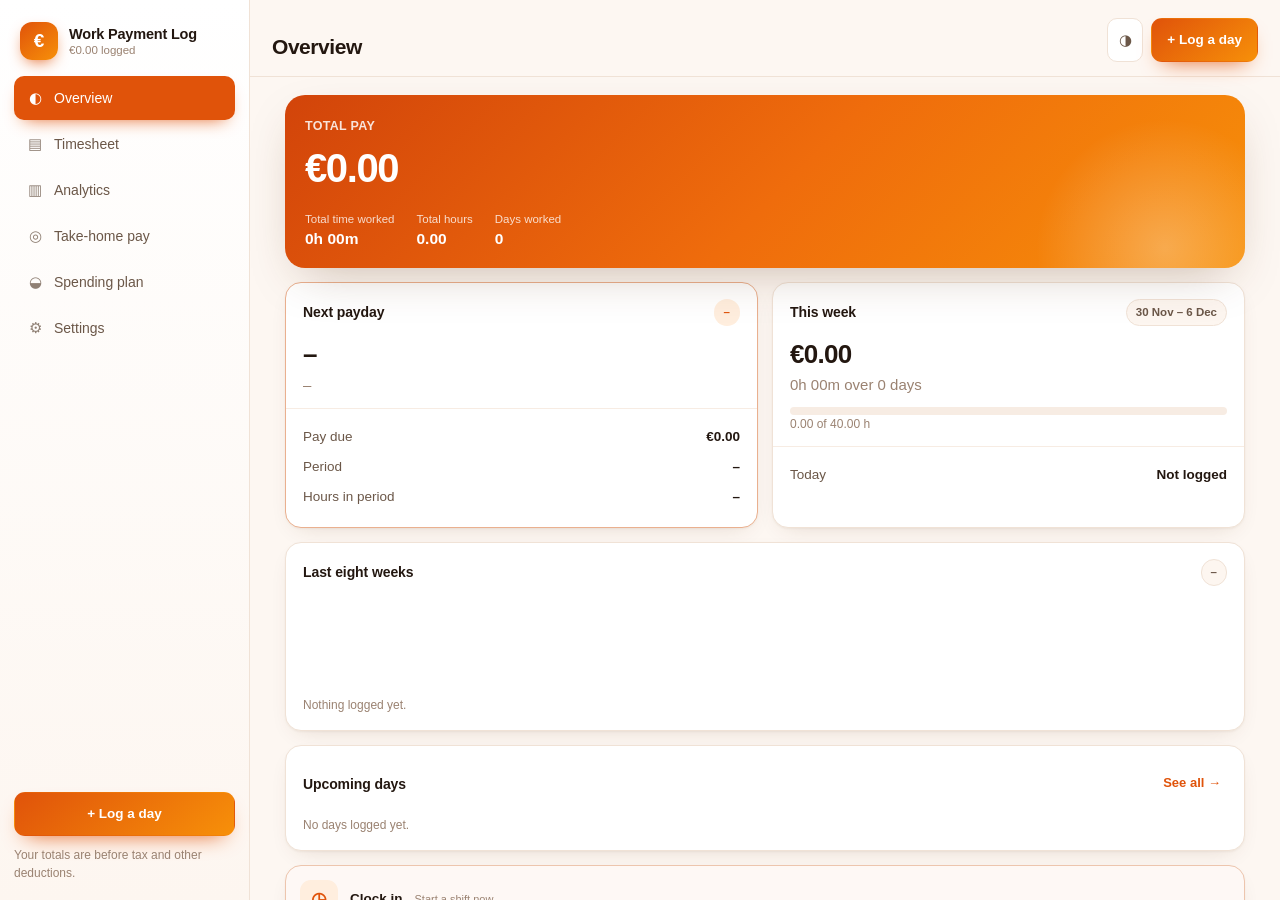
<file: quicklog/index.html>
<!DOCTYPE html>
<html lang="en">
<head><base href="../">
<meta charset="utf-8">
<meta name="viewport" content="width=device-width, initial-scale=1, viewport-fit=cover, maximum-scale=1, user-scalable=no">
<meta name="theme-color" content="#fdf7f2">
<meta name="apple-mobile-web-app-capable" content="yes">
<meta name="apple-mobile-web-app-status-bar-style" content="default">
<meta name="apple-mobile-web-app-title" content="Work Pay">
<title>Work Payment Log</title>
<script>
/* Keep iPhone controls inside their rows while using the same compact mobile
   layout as Android. */
(function () {
  var nav = window.navigator || {};
  var isApplePhone = /iPhone|iPad|iPod/.test(nav.userAgent || "") ||
    (nav.platform === "MacIntel" && Number(nav.maxTouchPoints) > 1);
  var isPhonePreview = new URLSearchParams(window.location.search).has("iphone-app-preview");
  if (isApplePhone || isPhonePreview) document.documentElement.classList.add("iphone-web");
  var isStandalone = (window.matchMedia && window.matchMedia("(display-mode: standalone)").matches) ||
    nav.standalone === true;
  var isNativeIOS = document.documentElement.dataset.nativePlatform === "ios";
  if ((isApplePhone && (isStandalone || isNativeIOS)) || isPhonePreview) {
    document.documentElement.classList.add("ios-liquid-glass");
  }
  if (isPhonePreview) {
    document.documentElement.style.setProperty("--safe-t", "62px");
    document.documentElement.style.setProperty("--safe-b", "34px");
  }
})();
</script>
<link rel="manifest" href="manifest.webmanifest?v=1.11.4-005a7d170ea5">
<link rel="apple-touch-icon" href="icons/icon-180.png?v=1.11.4-005a7d170ea5">
<link rel="stylesheet" href="styles.css?v=1.11.4-005a7d170ea5">
</head>
<body>

<div id="app">

  <!-- ============ SIDEBAR (desktop) ============ -->
  <aside class="sidebar">
    <div class="brand">
      <div class="brand-mark">€</div>
      <div class="brand-text">
        <strong>Work Payment Log</strong>
        <span id="brandSub">Hours &amp; pay</span>
      </div>
    </div>
    <nav class="nav" id="sideNav">
      <button class="nav-item active" data-view="overview"><span class="ic">◐</span> Overview</button>
      <button class="nav-item" data-view="timesheet"><span class="ic">▤</span> Timesheet</button>
      <button class="nav-item" data-view="analytics"><span class="ic">▥</span> Analytics</button>
      <button class="nav-item" data-view="takehome"><span class="ic">◎</span> Take-home pay</button>
      <button class="nav-item" data-view="spending"><span class="ic">◒</span> Spending plan</button>
      <button class="nav-item" data-view="settings"><span class="ic">⚙</span> Settings</button>
    </nav>
    <div class="sidebar-foot">
      <button class="btn btn-primary btn-block" id="sideLogBtn">+ Log a day</button>
      <p class="tiny muted">Your totals are before tax and other deductions.</p>
    </div>
  </aside>

  <!-- ============ MAIN ============ -->
  <main class="main">

    <header class="topbar">
      <h1 id="viewTitle">Overview</h1>
      <div class="topbar-actions">
        <span class="pill hidden" id="offlineStatus" role="status" title="Entries are saved on this device. Cloud sync resumes when you reconnect.">Offline</span>
        <button class="icon-btn hidden" id="backBtn" title="Back">‹</button>
        <button class="icon-btn" id="themeBtn" title="Switch theme">◑</button>
        <button class="btn btn-primary hide-mobile" id="topLogBtn">+ Log a day</button>
      </div>
    </header>

    <div class="ptr" id="ptr"><span class="ptr-spin"></span><span id="ptrText">Pull down to sync</span></div>

    <div class="scroll" id="scroll">

      <!-- ---------- OVERVIEW ---------- -->
      <section class="view" id="view-overview">
        <div class="hero">
          <div class="hero-glow"></div>
          <p class="hero-label">Total pay</p>
          <p class="hero-value" id="ovTotalPay">€0.00</p>
          <div class="hero-meta">
            <div><span class="k">Total time worked</span><span class="v" id="ovTotalTime">-</span></div>
            <div><span class="k">Total hours</span><span class="v" id="ovTotalHours">0.00</span></div>
            <div><span class="k">Days worked</span><span class="v" id="ovDays">0</span></div>
          </div>
        </div>

        <div class="grid-2">
          <div class="card accent-card" id="nextPayCard">
            <div class="card-head">
              <h2>Next payday</h2>
              <span class="pill pill-accent" id="ovCountdown">–</span>
            </div>
            <p class="big" id="ovNextPayday">–</p>
            <p class="muted" id="ovNextPaydayDay">–</p>
            <div class="divider"></div>
            <div class="rowline"><span>Pay due</span><strong id="ovPayDue">€0.00</strong></div>
            <div class="rowline"><span>Period</span><strong id="ovPeriodRange">–</strong></div>
            <div class="rowline"><span>Hours in period</span><strong id="ovPeriodHours">–</strong></div>
          </div>

          <div class="card">
            <div class="card-head">
              <h2>This week</h2>
              <span class="pill" id="ovWeekRange">–</span>
            </div>
            <p class="big" id="ovWeekPay">€0.00</p>
            <p class="muted" id="ovWeekTime">–</p>
            <div class="bar"><div class="bar-fill" id="ovWeekBar"></div></div>
            <p class="tiny muted" id="ovWeekBarLabel">0.00 of 40.00 h</p>
            <div class="divider"></div>
            <div class="rowline"><span>Today</span><strong id="ovToday">Not logged</strong></div>
          </div>
        </div>

        <div class="card hidden" id="leaveCard">
          <div class="card-head">
            <h2>Leave taken</h2>
            <span class="pill" id="leaveTotal">–</span>
          </div>
          <div id="leaveList" class="leave-list"></div>
        </div>

        <div class="card">
          <div class="card-head">
            <h2>Last eight weeks</h2>
            <span class="pill" id="ovChartTotal">–</span>
          </div>
          <div class="chart" id="ovChart"></div>
        </div>

        <div class="card">
          <div class="card-head">
            <h2 id="ovRecentTitle">Recent days</h2>
            <button class="link" data-goto="timesheet">See all →</button>
          </div>
          <div id="ovRecent" class="list"></div>
        </div>

        <div class="quick">
          <button class="quick-btn quick-primary" id="qClock"><span class="qi">◷</span><strong id="qClockLabel">Clock in</strong><small id="qClockTime">Start a shift now</small></button>
          <button class="quick-btn" id="qLogToday"><span class="qi">＋</span><strong>Log today</strong></button>
          <button class="quick-btn" data-goto="analytics"><span class="qi">↗</span><strong>Analytics</strong></button>
        </div>

        <div class="card overview-now-card">
          <div class="card-head"><h2>At a glance</h2></div>
          <div class="overview-now-grid">
            <div><span>Expected take-home</span><strong id="ovTakeHome">€0.00</strong></div>
            <div><span>Safe to spend</span><strong id="ovSafeSpend">€0.00</strong></div>
            <div><span>Shifts to finish</span><strong id="ovIncomplete">0</strong></div>
            <div><span>Cloud</span><strong id="ovCloudStatus">Off</strong></div>
            <div><span>Local backup</span><strong id="ovBackupStatus">Not yet</strong></div>
          </div>
        </div>
      </section>

      <!-- ---------- TIMESHEET ---------- -->
      <section class="view hidden" id="view-timesheet">
        <div class="toolbar">
          <div class="search">
            <span>⌕</span>
            <input type="search" id="tsSearch" placeholder="Search date, day or notes">
          </div>
          <select id="tsFilter" class="select">
            <option value="all">All days</option>
            <option value="worked">Worked only</option>
            <option value="leave">Leave only</option>
            <option value="unpaid">Unpaid only</option>
            <option value="off">Days off only</option>
            <option value="incomplete">Incomplete only</option>
            <option value="planned">Planned only</option>
            <option value="approved">Approved only</option>
            <option value="paid">Paid only</option>
          </select>
        </div>

        <div class="filter-row">
          <label><span>From</span><input type="date" id="tsFrom"></label>
          <label><span>To</span><input type="date" id="tsTo"></label>
          <select id="tsEmployer" class="select" aria-label="Filter by employer"></select>
          <select id="tsSort" class="select" aria-label="Sort timesheet">
            <option value="date-desc">Newest first</option>
            <option value="date-asc">Oldest first</option>
            <option value="hours-desc">Most hours</option>
            <option value="pay-desc">Highest pay</option>
          </select>
          <div class="seg compact" role="group" aria-label="Timesheet view">
            <button class="on" id="tsListMode" type="button">List</button>
            <button id="tsCalendarMode" type="button">Calendar</button>
          </div>
        </div>

        <div class="bulk-bar hidden" id="tsBulkBar">
          <strong id="tsSelectedCount">0 selected</strong>
          <button class="btn" id="btnSelectShown">Select shown</button>
          <button class="btn" id="btnBulkShift">Apply usual shift</button>
          <button class="btn" id="btnBulkLeave">Set leave</button>
          <button class="btn btn-danger-ghost" id="btnBulkDelete">Delete</button>
          <button class="link" id="btnBulkClear">Clear selection</button>
        </div>

        <div class="stat-strip">
          <div class="stat"><span class="k">Days worked</span><span class="v" id="tsDays">0</span></div>
          <div class="stat"><span class="k">Hours (decimal)</span><span class="v" id="tsHours">0.00</span></div>
          <div class="stat"><span class="k">Time worked</span><span class="v" id="tsTime">-</span></div>
          <div class="stat"><span class="k">Pay</span><span class="v accent" id="tsPay">€0.00</span></div>
        </div>

        <div id="tsList"></div>
        <div id="tsCalendar" class="calendar-wrap hidden"></div>
        <div class="empty hidden" id="tsEmpty">
          <p class="empty-mark">▤</p>
          <h3>No days logged yet</h3>
          <p class="muted">Tap <strong>+ Log a day</strong> when you are ready.</p>
        </div>
      </section>

      <!-- ---------- ANALYTICS ---------- -->
      <section class="view hidden" id="view-analytics">
        <div class="analytics-toolbar card">
          <div class="range-presets" id="anPresets" role="group" aria-label="Analytics date range">
            <button data-range="week">This week</button>
            <button class="on" data-range="month">This month</button>
            <button data-range="3months">Last 3 months</button>
            <button data-range="year">This year</button>
            <button data-range="all">All time</button>
            <button data-range="custom">Custom</button>
          </div>
          <div class="analytics-filters">
            <label class="field an-custom hidden" id="anFromWrap"><span>From</span><input type="date" id="anFrom"></label>
            <label class="field an-custom hidden" id="anToWrap"><span>To</span><input type="date" id="anTo"></label>
            <label class="field"><span>Employer</span><select id="anEmployer"></select></label>
            <label class="toggle-row compare-toggle"><input type="checkbox" id="anCompare" checked><span>Compare previous period</span></label>
          </div>
        </div>

        <div class="analytics-kpis" id="anKpis">
          <div class="metric"><span>Total hours</span><strong id="anHours">0.00</strong><em id="anHoursDelta"></em></div>
          <div class="metric accent-metric"><span>Gross pay</span><strong id="anPay">€0.00</strong><em id="anPayDelta"></em></div>
          <div class="metric"><span>Estimated take-home</span><strong id="anNet">€0.00</strong><em>using your current tax setup</em></div>
          <div class="metric"><span>Average weekly</span><strong id="anAvgWeek">0h 00m</strong><em>selected period</em></div>
          <div class="metric"><span>Days worked</span><strong id="anDays">0</strong><em id="anDaysDelta"></em></div>
          <div class="metric"><span>Leave taken</span><strong id="anLeave">0</strong><em>days</em></div>
          <div class="metric"><span>Average per day</span><strong id="anAvgDay">€0.00</strong><em>worked days</em></div>
          <div class="metric"><span>Next payday</span><strong id="anNextPay">€0.00</strong><em id="anNextPayDate">–</em></div>
        </div>

        <div class="analytics-grid">
          <div class="card chart-card"><div class="card-head"><h2>Hours by week</h2><span class="pill" id="anHoursChartTotal">–</span></div><div class="mini-chart" id="anHoursChart"></div></div>
          <div class="card chart-card"><div class="card-head"><h2>Pay over time</h2><span class="pill" id="anPayChartTotal">–</span></div><div class="mini-chart" id="anPayChart"></div></div>
          <div class="card chart-card"><div class="card-head"><h2>Days</h2><span class="pill" id="anDaysChartTotal">–</span></div><div class="donut-layout" id="anDaysChart"></div></div>
          <div class="card chart-card"><div class="card-head"><h2>Pay by payday</h2><span class="pill" id="anPeriodChartTotal">–</span></div><div class="mini-chart" id="anPeriodChart"></div></div>
          <div class="card chart-card"><div class="card-head"><h2>Gross and take-home</h2></div><div class="mini-chart" id="anGrossNetChart"></div></div>
          <div class="card chart-card"><div class="card-head"><h2>Earnings by employer</h2></div><div class="mini-chart" id="anEmployerChart"></div></div>
          <div class="card chart-card"><div class="card-head"><h2>Earnings by weekday</h2></div><div class="mini-chart" id="anWeekdayChart"></div></div>
        </div>

        <div class="card projection-card">
          <div class="card-head"><h2>Estimates</h2></div>
          <div class="pattern-grid">
            <div><span>Expected this month</span><strong id="anProjectedMonth">€0.00</strong></div>
            <div><span>Expected next payday</span><strong id="anProjectedPayday">€0.00</strong></div>
            <div><span>Projected period hours</span><strong id="anProjectedHours">0.00</strong></div>
          </div>
        </div>

        <div class="card">
          <div class="card-head"><h2>Work patterns</h2><span class="pill" id="anPatternRange">Selected period</span></div>
          <div class="pattern-grid">
            <div><span>Average start</span><strong id="anAvgStart">–</strong></div>
            <div><span>Average finish</span><strong id="anAvgFinish">–</strong></div>
            <div><span>Average shift</span><strong id="anAvgShift">–</strong></div>
            <div><span>Longest shift</span><strong id="anLongest">–</strong></div>
            <div><span>Shortest shift</span><strong id="anShortest">–</strong></div>
            <div><span>Busiest weekday</span><strong id="anBusiest">–</strong></div>
            <div><span>Most common leave</span><strong id="anCommonLeave">–</strong></div>
          </div>
        </div>

        <div class="analytics-table-card card"><div class="card-head"><h2>Weeks</h2><button class="link table-sort" data-table="weeks">Sort newest</button></div><div class="table-scroll"><table><thead><tr><th>Week</th><th>Days</th><th>Regular</th><th>Overtime</th><th>Leave</th><th>Gross pay</th><th>Change</th></tr></thead><tbody id="anWeeksBody"></tbody></table></div></div>
        <div class="analytics-table-card card"><div class="card-head"><h2>Pay periods</h2><button class="link table-sort" data-table="periods">Sort newest</button></div><div class="table-scroll"><table><thead><tr><th>Period</th><th>Payday</th><th>Days</th><th>Hours</th><th>Paid leave</th><th>Expected pay</th><th>Status</th></tr></thead><tbody id="anPeriodsBody"></tbody></table></div></div>
        <div class="analytics-table-card card"><div class="card-head"><h2>Months</h2><button class="link table-sort" data-table="months">Sort newest</button></div><div class="table-scroll"><table class="month-table"><thead><tr><th>Month</th><th>Days</th><th>Hours</th><th>Leave</th><th>Gross earnings</th><th>Weekly average</th></tr></thead><tbody id="anMonthsBody"></tbody></table></div></div>
        <div class="analytics-table-card card"><div class="card-head"><h2>Leave</h2><span class="pill" id="anLeaveTypes">0 types</span></div><div class="table-scroll"><table class="leave-table"><thead><tr><th>Leave type</th><th>Days</th><th>Hours</th><th>Pay rate</th><th>Value</th></tr></thead><tbody id="anLeaveBody"></tbody></table></div></div>

        <div class="card analytics-export">
          <h2 class="card-title">Export</h2>
          <div class="btn-row"><button class="btn btn-primary" id="btnAnalyticsCsv">Export CSV</button><button class="btn" id="btnAnalyticsPdf">Export PDF</button></div>
        </div>
      </section>

      <!-- ---------- TAKE-HOME PAY ---------- -->
      <section class="view hidden" id="view-takehome">
        <div class="takehome-intro card">
          <div>
            <span class="eyebrow">Next payday</span>
            <h2>What should reach your account</h2>
            <p class="muted">An estimate for your next pay, based on your payday settings and the tax rules below.</p>
          </div>
          <span class="pill pill-accent" id="thRulesYear">2026 rules</span>
        </div>

        <div class="takehome-layout">
          <div class="card takehome-settings">
            <div class="card-head"><h2>Your tax setup</h2><span class="pill" id="thCurrencyMatch">EUR</span></div>
            <div class="form-grid">
              <label class="field">
                <span>Country</span>
                <select id="thCountry">
                  <option value="MT">Malta</option>
                  <option value="UK">United Kingdom</option>
                  <option value="UK-SCT">Scotland</option>
                  <option value="IE">Ireland</option>
                  <option value="NZ">New Zealand</option>
                  <option value="CUSTOM">Another country or custom</option>
                </select>
              </label>
              <label class="field" id="thProfileWrap">
                <span>Tax situation</span>
                <select id="thProfile"></select>
              </label>
              <label class="field hidden" id="thSocialWrap">
                <span>Social security</span>
                <select id="thSocial"></select>
              </label>
              <label class="field">
                <span>Other taxable income per year</span>
                <input type="number" id="thOtherIncome" min="0" step="100" inputmode="decimal" value="0">
              </label>
              <label class="field">
                <span>Months you expect to work this year</span>
                <input type="number" id="thWorkMonths" min="1" max="12" step="1" inputmode="numeric" value="12">
              </label>
              <label class="field">
                <span>Hours expected by payday</span>
                <div class="input-suffix">
                  <input type="number" id="thEstimatedHours" min="0" step="0.25" inputmode="decimal" placeholder="Automatic" aria-describedby="thHoursHelp">
                  <b>hrs</b>
                </div>
              </label>
              <label class="field">
                <span>Job for estimated hours</span>
                <select id="thEstimateEmployer"></select>
              </label>
            </div>
            <p class="hint takehome-hours-help" id="thHoursHelp"></p>

            <div class="custom-tax-fields hidden" id="thCustomFields">
              <div class="form-grid">
                <label class="field"><span>Income tax</span><div class="input-suffix"><input type="number" id="thCustomTax" min="0" max="100" step="0.1" inputmode="decimal"><b>%</b></div></label>
                <label class="field"><span>Social security</span><div class="input-suffix"><input type="number" id="thCustomSocial" min="0" max="100" step="0.1" inputmode="decimal"><b>%</b></div></label>
                <label class="field"><span>Other deductions</span><div class="input-suffix"><input type="number" id="thCustomOther" min="0" max="100" step="0.1" inputmode="decimal"><b>%</b></div></label>
                <label class="field"><span>Fixed deduction each month</span><input type="number" id="thCustomFixed" min="0" step="1" inputmode="decimal"></label>
              </div>
            </div>
            <p class="hint" id="thProfileHelp"></p>
            <div class="tax-warning hidden" id="thCurrencyWarning"></div>
          </div>

          <div class="takehome-result card accent-card">
            <span class="eyebrow">Estimated take-home on payday</span>
            <span class="pill" id="thConfidence">Waiting for work hours</span>
            <strong id="thNet">€0.00</strong>
            <div class="takehome-bar" aria-hidden="true"><i id="thNetBar"></i></div>
            <p id="thNetCaption">Based on your expected gross pay.</p>
          </div>
        </div>

        <div class="takehome-kpis">
          <div class="metric"><span>Logged for this payday</span><strong id="thLogged">€0.00</strong><em>saved work and paid leave</em></div>
          <div class="metric accent-metric"><span>Expected gross</span><strong id="thGross">€0.00</strong><em id="thGrossNote">by month end</em></div>
          <div class="metric"><span>Estimated deductions</span><strong id="thDeductions">€0.00</strong><em id="thRate">0% of gross</em></div>
          <div class="metric"><span>Estimated yearly take-home</span><strong id="thYearNet">€0.00</strong><em id="thYearNetNote">across 12 work months</em></div>
        </div>

        <div class="card tax-breakdown-card">
          <div class="card-head"><h2>Estimate breakdown</h2><span class="pill" id="thPresetName">Malta</span></div>
          <div class="table-scroll">
            <table class="tax-table">
              <thead><tr><th>Item</th><th>Next payday</th><th>Estimated year</th></tr></thead>
              <tbody id="thBreakdown"></tbody>
            </table>
          </div>
        </div>

        <details class="card sect payslip-compare" id="payslipCompare">
          <summary class="sect-head">
            <span class="sect-ic">≋</span>
            <span class="sect-name">Compare a payslip</span>
            <span class="sect-sum"><span class="pill" id="thPayslipPill">optional</span></span>
          </summary>
          <div class="sect-body">
            <div class="form-grid">
              <label class="field"><span>Gross pay</span><input type="number" id="thPayslipGross" min="0" step="0.01" inputmode="decimal"></label>
              <label class="field"><span>Income tax</span><input type="number" id="thPayslipTax" min="0" step="0.01" inputmode="decimal"></label>
              <label class="field"><span>Social security</span><input type="number" id="thPayslipSocial" min="0" step="0.01" inputmode="decimal"></label>
              <label class="field"><span>Other deductions</span><input type="number" id="thPayslipOther" min="0" step="0.01" inputmode="decimal"></label>
              <label class="field"><span>Net pay received</span><input type="number" id="thPayslipNet" min="0" step="0.01" inputmode="decimal"></label>
            </div>
            <p class="hint" id="thPayslipResult">Enter the figures printed on your payslip.</p>
          </div>
        </details>

        <div class="card tax-notes-card">
          <h2 class="card-title">Before you rely on this number</h2>
          <p id="thAssumptions" class="muted"></p>
          <p class="tax-student-note hidden" id="thStudentNote"><strong>Student in Malta?</strong> If an employer gives you a payslip, choose a student employee option, not stipend or grant. Income tax and social security are separate: your income tax can be €0 while social security is still deducted.</p>
          <div class="btn-row tax-source-buttons" id="thSources"></div>
          <p class="hint">This is a planning estimate, not a payslip or tax return. Your tax code, credits, pension, benefits and payroll rounding can change the final amount.</p>
        </div>
      </section>

      <!-- ---------- SPENDING PLAN ---------- -->
      <section class="view hidden" id="view-spending">
        <div class="spending-intro card">
          <div>
            <span class="eyebrow">Next payday</span>
            <h2>Decide where your money goes</h2>
            <p class="muted">Start with your estimated take-home pay or enter your own amount.</p>
          </div>
          <button class="btn" type="button" data-goto="takehome">Check take-home pay</button>
        </div>

        <div class="card spending-source">
          <div class="card-head"><h2>Money available</h2><span class="pill" id="spSourcePill">Take-home estimate</span></div>
          <div class="form-grid">
            <label class="field"><span>Use</span><select id="spIncomeMode"><option value="takehome">Estimated take-home pay</option><option value="custom">An amount I enter</option></select></label>
            <label class="field hidden" id="spCustomIncomeWrap"><span>Amount available</span><input type="number" id="spCustomIncome" min="0" step="10" inputmode="decimal"></label>
          </div>
          <p class="hint" id="spIncomeNote"></p>
        </div>

        <div class="spending-kpis">
          <div class="metric"><span>Money available</span><strong id="spBudget">€0.00</strong><em>for this payday</em></div>
          <div class="metric"><span>Planned</span><strong id="spPlanned">€0.00</strong><em id="spPlannedNote">across 0 categories</em></div>
          <div class="metric"><span>Spent</span><strong id="spSpent">€0.00</strong><em id="spSpentNote">this pay period</em></div>
          <div class="metric accent-metric" id="spBalanceCard"><span id="spBalanceLabel">Left to plan</span><strong id="spBalance">€0.00</strong><em id="spBalanceNote">unallocated</em></div>
        </div>

        <div class="spending-chart-grid">
          <div class="card spending-chart-card">
            <div class="card-head"><h2>Your split</h2><span class="pill" id="spChartPill">0 categories</span></div>
            <div class="spending-donut-layout">
              <div class="spending-donut" id="spDonut"><strong id="spDonutValue">€0.00</strong><span id="spDonutLabel">left</span></div>
              <div class="spending-legend" id="spLegend"></div>
            </div>
          </div>
          <div class="card spending-bars-card">
            <div class="card-head"><h2>Plan at a glance</h2></div>
            <div class="spending-bars" id="spBars"></div>
          </div>
        </div>

        <div class="card spending-categories-card">
          <div class="card-head"><div><h2>Your categories</h2><p class="muted tiny">Rename, reorder or remove anything you do not need.</p></div><button class="btn btn-primary" id="spAddCategory" type="button">+ Add category</button></div>
          <div class="spending-warning hidden" id="spWarning"></div>
          <div class="sp-category-list" id="spCategoryList"></div>
          <div class="empty compact-empty hidden" id="spEmpty"><p class="empty-mark">◒</p><h3>No categories yet</h3><p class="muted">Add one when you are ready to plan some money.</p></div>
        </div>

        <div class="card spending-transactions-card">
          <div class="card-head"><div><h2>Spending</h2><p class="muted tiny" id="spTransactionRange">Current pay period</p></div></div>
          <div class="transaction-form">
            <label class="field"><span>Date</span><input type="date" id="spTxDate"></label>
            <label class="field"><span>Category</span><select id="spTxCategory"></select></label>
            <label class="field"><span>Amount</span><input type="number" id="spTxAmount" min="0.01" step="0.01" inputmode="decimal"></label>
            <label class="field"><span>What was it?</span><input type="text" id="spTxNote" maxlength="60" placeholder="Optional"></label>
            <button class="btn btn-primary" type="button" id="spAddTransaction">Add spending</button>
          </div>
          <div class="transaction-list" id="spTransactionList"></div>
        </div>

        <div class="spending-chart-grid">
          <div class="card">
            <div class="card-head"><h2>Recurring bills</h2><span class="pill" id="spBillsTotal">€0.00 due</span></div>
            <div class="mini-add-grid">
              <label class="field"><span>Name</span><input type="text" id="spBillName" maxlength="40" placeholder="Phone, rent, subscription"></label>
              <label class="field"><span>Amount</span><input type="number" id="spBillAmount" min="0.01" step="0.01" inputmode="decimal"></label>
              <label class="field"><span>Next due</span><input type="date" id="spBillDue"></label>
              <label class="field"><span>Category</span><select id="spBillCategory"></select></label>
              <button class="btn" type="button" id="spAddBill">Add bill</button>
            </div>
            <div class="money-plan-list" id="spBillList"></div>
          </div>
          <div class="card">
            <div class="card-head"><h2>Savings goals</h2></div>
            <div class="mini-add-grid">
              <label class="field"><span>Goal</span><input type="text" id="spGoalName" maxlength="40" placeholder="Phone, holiday, emergency fund"></label>
              <label class="field"><span>Target</span><input type="number" id="spGoalTarget" min="0.01" step="1" inputmode="decimal"></label>
              <label class="field"><span>Saved</span><input type="number" id="spGoalSaved" min="0" step="1" inputmode="decimal"></label>
              <label class="field"><span>Target date</span><input type="date" id="spGoalDate"></label>
              <button class="btn" type="button" id="spAddGoal">Add goal</button>
            </div>
            <div class="money-plan-list" id="spGoalList"></div>
          </div>
        </div>
      </section>

      <!-- ---------- WEEKLY ---------- -->
      <section class="view hidden" id="view-weekly">
        <div id="wkList" class="list-cards"></div>
        <div class="card total-card">
          <div class="rowline"><span>TOTAL hours</span><strong id="wkTotalHours">0.00</strong></div>
          <div class="rowline"><span>TOTAL time worked</span><strong id="wkTotalTime">-</strong></div>
          <div class="rowline big-line"><span>TOTAL pay</span><strong class="accent" id="wkTotalPay">€0.00</strong></div>
        </div>
      </section>

      <!-- ---------- PAY PERIODS ---------- -->
      <section class="view hidden" id="view-periods">
        <p class="note-line" id="ppNote">Each pay period is the days ending on the payday itself.</p>
        <div id="ppList" class="list-cards"></div>
        <div class="card total-card">
          <div class="rowline"><span>TOTAL hours</span><strong id="ppTotalHours">0.00</strong></div>
          <div class="rowline"><span>TOTAL time worked</span><strong id="ppTotalTime">-</strong></div>
          <div class="rowline big-line"><span>TOTAL pay</span><strong class="accent" id="ppTotalPay">€0.00</strong></div>
        </div>
        <div class="card">
          <h2 class="card-title">Notes</h2>
          <ul class="notes" id="ppNotes"></ul>
        </div>
      </section>

      <!-- ---------- VERSION HISTORY ---------- -->
      <section class="view hidden" id="view-history">
        <div class="toolbar">
          <div class="search">
            <span>⌕</span>
            <input type="search" id="hSearch" placeholder="Search a date or a note">
          </div>
          <select id="hFilter" class="select">
            <option value="all">Everything</option>
            <option value="day">Days only</option>
            <option value="settings">Settings only</option>
          </select>
        </div>
        <p class="note-line" id="hNote">Newest changes first.</p>
        <div id="hList" class="list-cards"></div>
        <div class="empty hidden" id="hEmpty">
          <p class="empty-mark">↺</p>
          <h3>No changes yet</h3>
          <p class="muted">Edits will appear here.</p>
        </div>
      </section>

      <!-- ---------- SETTINGS ---------- -->
      <section class="view hidden" id="view-settings">

        <div class="settings-group-head">
          <span>Pay and working hours</span>
        </div>

        <!-- Each area stays folded until it is needed, so the page reads as a
             short, useful overview instead of a wall of forms. -->
        <details class="card sect" id="sectEmployers">
          <summary class="sect-head"><span class="sect-ic">◫</span><span class="sect-name">Your jobs and pay</span><span class="sect-sum" id="sumEmployers"></span></summary>
          <div class="sect-body"><p class="muted tiny">Add another job only if its pay or usual hours are different.</p><div id="employerList" class="manage-list"></div><div class="btn-row"><button class="btn" id="btnAddEmployer">Add another job</button></div></div>
        </details>

        <details class="card sect" id="sectPay">
          <summary class="sect-head">
            <span class="sect-ic">€</span>
            <span class="sect-name">Currency and work week</span>
            <span class="sect-sum" id="sumPay"></span>
          </summary>
          <div class="sect-body">
            <div class="form-grid settings-shared-fields">
              <label class="field">
                <span>Currency</span>
                <select id="stCurrency"></select>
              </label>
              <label class="field hidden" id="stSymbolField">
                <span>Symbol to show</span>
                <input type="text" id="stSymbol" maxlength="4" placeholder="€">
              </label>
              <label class="field">
                <span>Full week (hours)</span>
                <input type="number" id="stWeek" step="0.5" min="1" inputmode="decimal">
              </label>
            </div>
          </div>
        </details>

        <details class="card sect" id="sectTemplates">
          <summary class="sect-head"><span class="sect-ic">⌁</span><span class="sect-name">Shift templates</span><span class="sect-sum" id="sumTemplates"></span></summary>
          <div class="sect-body"><div id="templateList" class="manage-list"></div><div class="btn-row"><button class="btn" id="btnAddTemplate">Add template</button></div></div>
        </details>

        <div class="settings-group-head"><span>Leave and paydays</span></div>

        <details class="card sect" id="sectPaydays">
          <summary class="sect-head">
            <span class="sect-ic">▦</span>
            <span class="sect-name">Paydays</span>
            <span class="sect-sum" id="sumPaydays"></span>
          </summary>
          <div class="sect-body">
            <div class="form-grid">
              <label class="field">
                <span>First payday</span>
                <input type="date" id="stFirstPayday">
              </label>
              <label class="field">
                <span>Cycle length (days)</span>
                <input type="number" id="stCycle" step="1" min="1" inputmode="numeric">
              </label>
            </div>
            <p class="hint">Enter one payday and the number of days between payments.</p>
          </div>
        </details>

        <details class="card sect" id="sectLeave">
          <summary class="sect-head">
            <span class="sect-ic">☂</span>
            <span class="sect-name">What each type of leave pays</span>
            <span class="sect-sum" id="sumLeave"></span>
          </summary>
          <div class="sect-body">
            <p class="muted tiny">100% is full pay, 50% is half pay and 0% is unpaid.</p>
            <div id="leaveRates" class="rate-list"></div>
          </div>
        </details>

        <div class="settings-group-head">
          <span>Data, backups and devices</span>
        </div>

        <div class="card health-card" id="dataHealthCard">
          <div class="card-head"><h2>Data status</h2><span class="pill pill-good" id="healthPill">Safe</span></div>
          <div class="health-grid">
            <div><span>Local backup</span><strong id="healthBackup">–</strong></div>
            <div><span>Cloud sync</span><strong id="healthCloud">–</strong></div>
            <div><span>Mac sync</span><strong id="healthMac">–</strong></div>
            <div><span>Pending changes</span><strong id="healthPending">0</strong></div>
            <div><span>App version</span><strong id="healthVersion">–</strong></div>
            <div><span>Update</span><strong id="healthUpdate">Up to date</strong></div>
          </div>
        </div>

        <details class="card sect" id="updatesCard">
          <summary class="sect-head">
            <span class="sect-ic">&#8595;</span>
            <span class="sect-name">App updates</span>
            <span class="sect-sum" id="sumAppUpdates">Checking…</span>
          </summary>
          <div class="sect-body">
            <label class="toggle-row">
              <input type="checkbox" id="autoUpdateToggle">
              <span>Check for updates automatically</span>
            </label>
            <p class="muted tiny" id="updateSettingHelp">New versions can be downloaded in the background.</p>
            <div class="btn-row">
              <button class="btn" id="btnCheckUpdate">Check now</button>
            </div>
            <div class="rowline"><span class="tiny muted" id="updateCheckStatus"></span></div>
          </div>
        </details>

        <!-- An update is a call to action, not a setting: it stays a plain card
             so it cannot be collapsed and missed. -->
        <div class="card update-card hidden" id="updateCard">
          <div class="card-head">
            <h2>Update available</h2>
            <span class="pill pill-accent" id="updateVersion">–</span>
          </div>
          <p class="muted tiny" id="updateText">A newer version is available.</p>
          <div class="btn-row">
            <button class="btn btn-primary" id="btnUpdate">Update now</button>
          </div>
        </div>

        <!-- sync: host side (Mac) -->
        <details class="card sect hidden" id="syncHostCard">
          <summary class="sect-head">
            <span class="sect-ic">⇄</span>
            <span class="sect-name">Sync with your phone</span>
            <span class="sect-sum" id="sumSyncHost"></span>
          </summary>
          <div class="sect-body">
            <label class="toggle-row">
              <input type="checkbox" id="syncToggle">
              <span>Allow phone sync</span>
            </label>
            <p class="muted tiny">Keep this Mac on the same WiFi network as your phone. Open Settings on
              the phone, then enter the address and code below. You only do this once.</p>
            <div class="pair">
              <div class="pair-block">
                <span class="pair-k">This Mac's address</span>
                <div id="syncAddresses" class="addr-list"></div>
              </div>
              <div class="pair-block">
                <span class="pair-k">Pairing code</span>
                <div class="code" id="syncCode">------</div>
              </div>
            </div>
            <div class="rowline"><span id="syncHostState">Sync is off</span></div>
            <div class="btn-row">
              <button class="btn btn-primary" id="btnMacRefresh">Check for changes now</button>
              <button class="btn" id="btnNewCode">New pairing code</button>
            </div>
            <details class="sub">
              <summary>Change the code automatically</summary>
              <label class="field rotate-field">
                <span>How often</span>
                <select id="syncRotate">
                  <option value="never">Never</option>
                  <option value="hourly">Every hour</option>
                  <option value="daily">Every day</option>
                  <option value="3days">Every 3 days</option>
                  <option value="weekly">Every week</option>
                  <option value="monthly">Every month</option>
                  <option value="yearly">Every year</option>
                </select>
              </label>
              <p class="hint" id="syncRotateHint"></p>
            </details>
          </div>
        </details>

        <!-- sync: client side (phone) -->
        <details class="card sect hidden" id="syncClientCard">
          <summary class="sect-head">
            <span class="sect-ic">⇄</span>
            <span class="sect-name">Sync with your Mac</span>
            <span class="sect-sum" id="sumSyncClient"></span>
          </summary>
          <div class="sect-body">
            <label class="toggle-row sync-use-toggle">
              <input type="checkbox" id="syncUseMac">
              <span>Use Mac sync</span>
            </label>
            <p class="muted tiny">Optional. Cloud sync and phone backups keep working when this is off.</p>
            <div id="syncClientControls">
            <p class="muted tiny">Open Work Payment Log on your Mac, on the same WiFi network, and copy
              its address and code from its Settings screen.</p>
            <div class="form-grid">
              <label class="field">
                <span>Mac address</span>
                <input type="text" id="syncHost" placeholder="192.168.1.20" inputmode="decimal" autocapitalize="off" autocorrect="off">
              </label>
              <label class="field">
                <span>Pairing code</span>
                <input type="text" id="syncCode2" placeholder="123456" inputmode="numeric" maxlength="6">
              </label>
            </div>
            <div class="btn-row">
              <button class="btn btn-primary" id="btnSyncNow">Sync now</button>
              <button class="btn" id="btnSyncFind">Find my Mac</button>
            </div>
            <div class="rowline"><span id="syncLast">Not synced yet</span></div>
            <div class="rowline"><span id="syncPending" class="pending-line"></span></div>
            <div class="rowline"><span id="syncStatus" class="tiny muted"></span></div>
            <label class="toggle-row">
              <input type="checkbox" id="syncAuto">
              <span>Sync with your Mac automatically</span>
            </label>
            </div>
          </div>
        </details>

        <details class="card sect" id="cloudCard">
          <summary class="sect-head">
            <span class="sect-ic">☁</span>
            <span class="sect-name">Cloud sync</span>
            <span class="sect-sum"><span class="pill" id="cloudPill">off</span></span>
          </summary>
          <div class="sect-body">
            <div id="cloudAuth" class="hidden">
              <p class="muted tiny">Google signs you in. Your private sync copy is stored in Supabase, not Google Drive.</p>
              <div class="btn-row">
                <button class="btn btn-primary btn-google" id="btnCloudGoogle">
                  <span class="g">G</span> Continue with Google
                </button>
                <button class="btn" id="btnCloudCheck">Check server</button>
              </div>
              <div class="rowline"><span id="cloudAuthNote" class="tiny muted"></span></div>
              <div id="cloudCheck2" class="check-list hidden"></div>
            </div>

            <div id="cloudAccount" class="hidden">
              <div class="rowline"><span>Signed in as</span><strong id="cloudWho">–</strong></div>
              <div class="rowline"><span id="cloudState">–</span></div>
              <div class="btn-row">
                <button class="btn" id="btnCloudSync">Sync now</button>
                <button class="btn" id="btnCloudCheckBackup">Check cloud copy</button>
                <button class="btn" id="btnCloudDownload">Download cloud copy</button>
                <button class="btn" id="btnCloudRestore">Restore cloud copy</button>
                <button class="btn" id="btnCloudActivity">View activity</button>
                <button class="btn" id="btnCloudSignOut">Sign out</button>
              </div>
            </div>

            <!-- Almost nobody needs this: the app ships pointed at a server
                 already. It stays for anyone running their own. -->
            <details class="sub" id="cloudSetup">
              <summary>Use my own server</summary>
              <p class="hint" id="cloudHelp"></p>
              <div class="form-grid">
                <label class="field"><span>Project URL</span>
                  <input type="text" id="cloudUrl" placeholder="https://xxxx.supabase.co"
                         autocapitalize="off" autocorrect="off" spellcheck="false"></label>
                <label class="field"><span>Publishable key</span>
                  <input type="text" id="cloudKey" placeholder="sb_publishable_…"
                         autocapitalize="off" autocorrect="off" spellcheck="false"></label>
              </div>
              <div class="btn-row">
                <button class="btn btn-primary" id="btnCloudTest">Test connection</button>
                <button class="btn" id="btnCloudSaveProject">Save project</button>
              </div>
              <div id="cloudCheck" class="check-list hidden"></div>
            </details>
          </div>
        </details>

        <details class="card sect" id="sectBackup">
          <summary class="sect-head">
            <span class="sect-ic">⇩</span>
            <span class="sect-name">Backups</span>
            <span class="sect-sum"><span class="pill" id="backupPill">on</span></span>
          </summary>
          <div class="sect-body">
            <div class="form-grid">
              <label class="field">
                <span>Back up</span>
                <select id="stBackupEvery">
                  <option value="daily">Every day</option>
                  <option value="weekly">Every week</option>
                  <option value="monthly">Every month</option>
                  <option value="off">Never</option>
                </select>
              </label>
              <label class="field">
                <span>Copies to keep</span>
                <input type="number" id="stBackupKeep" min="1" max="60" step="1" inputmode="numeric">
              </label>
            </div>
            <div class="rowline"><span id="backupState">–</span></div>
            <div class="btn-row">
              <button class="btn btn-primary" id="btnBackupNow">Back up now</button>
              <button class="btn hidden" id="btnOpenBackups">Open the folder</button>
            </div>

            <div class="web-backup-restore hidden" id="webBackupRestore">
              <label class="field">
                <span>Automatic copies</span>
                <select id="stAutoBackupCopy" aria-label="Choose an automatic backup"></select>
              </label>
              <button class="btn" id="btnRestoreAutoBackup" type="button">Restore this copy</button>
            </div>

            <div class="sect-rule"></div>
            <p class="muted tiny">Manual copies</p>
            <div class="btn-row">
              <button class="btn" id="btnExportCsv">Export timesheet CSV</button>
              <button class="btn" id="btnExportJson">Save backup (JSON)</button>
              <button class="btn" id="btnImportJson">Restore backup</button>
            </div>
            <input type="file" id="fileInput" accept="application/json,.json" hidden>
            <p class="hint" id="ioHint">CSV opens straight in Excel or Numbers.</p>
          </div>
        </details>

        <details class="card sect" id="sectIphoneWidget">
          <summary class="sect-head">
            <span class="sect-ic">▣</span>
            <span class="sect-name">Live iPhone widgets</span>
            <span class="sect-sum"><span class="pill" id="widgetPill">setup</span></span>
          </summary>
          <div class="sect-body">
            <p class="hint">Your pay widget is built into Work Payment Log. It uses the same cloud data as this app and stays read-only.</p>
            <div class="iphone-widget-preview" id="webWidgetPreview" role="img" aria-label="Your iPhone widget preview">
              <div class="iw-head">
                <span class="iw-mark">€</span>
                <strong>Work Payment Log</strong>
                <span class="iw-live">Preview</span>
              </div>
              <div class="iw-main">
                <span>Estimated take-home</span>
                <strong id="widgetPreviewTakeHome">€0.00</strong>
                <small id="widgetPreviewPayday">Next payday not set</small>
              </div>
              <div class="iw-metrics">
                <span>Total pay<strong id="widgetPreviewTotal">€0.00</strong></span>
                <span>Next payday<strong id="widgetPreviewGross">€0.00</strong></span>
                <span>Hours<strong id="widgetPreviewHours">0.00</strong></span>
              </div>
            </div>
            <ol class="widget-steps">
              <li>Install <a href="https://apps.apple.com/app/widget-web-26/id1522169352" target="_blank" rel="noopener">Widget Web 26</a>.</li>
              <li>Tap <b>Copy iPhone widget link</b> and add that link inside Widget Web.</li>
              <li>Add its Home Screen widget. Work Payment Log fills the available size automatically.</li>
            </ol>
            <div class="rowline"><span id="widgetState">Sign in to cloud sync first.</span></div>
            <div class="btn-row">
              <a class="btn" href="https://apps.apple.com/app/widget-web-26/id1522169352" target="_blank" rel="noopener">Get widget app</a>
              <button class="btn btn-primary" id="btnCopyWebWidgetLink" type="button">Copy iPhone widget link</button>
              <button class="btn" id="btnRefreshLiveWidget" type="button">Refresh widget data</button>
            </div>
            <details class="sub">
              <summary>Use Scriptable instead</summary>
              <p class="hint">If Scriptable works properly on your iPhone, copy the code below into a script named Work Payment Log.</p>
              <button class="btn" id="btnCopyWidgetCode" type="button">Copy Scriptable code</button>
            </details>
          </div>
        </details>

        <div class="settings-group-head">
          <span>Appearance and notifications</span>
        </div>

        <details class="card sect" id="sectNotifications">
          <summary class="sect-head"><span class="sect-ic">◉</span><span class="sect-name">Notifications</span><span class="sect-sum" id="sumNotifications"></span></summary>
          <div class="sect-body">
            <div class="reminder-setting">
              <label class="toggle-row"><input type="checkbox" id="stLogReminder"><span>Remind me to log my hours</span></label>
              <div class="reminder-options" id="logReminderOptions">
                <label class="field reminder-time"><span>Time</span><input type="time" id="stLogReminderTime"></label>
                <div class="reminder-days" role="group" aria-label="Reminder days">
                  <button type="button" data-reminder-day="1" aria-label="Monday">M</button>
                  <button type="button" data-reminder-day="2" aria-label="Tuesday">T</button>
                  <button type="button" data-reminder-day="3" aria-label="Wednesday">W</button>
                  <button type="button" data-reminder-day="4" aria-label="Thursday">T</button>
                  <button type="button" data-reminder-day="5" aria-label="Friday">F</button>
                  <button type="button" data-reminder-day="6" aria-label="Saturday">S</button>
                  <button type="button" data-reminder-day="0" aria-label="Sunday">S</button>
                </div>
                <p class="hint" id="logReminderHint"></p>
              </div>
            </div>
            <div class="sect-rule"></div>
            <div class="toggle-list">
              <label class="toggle-row"><input type="checkbox" data-notify="payday"><span>Upcoming payday</span></label>
              <label class="toggle-row"><input type="checkbox" data-notify="missingFinish"><span>Missing finish time</span></label>
              <label class="toggle-row"><input type="checkbox" data-notify="incomplete"><span>Incomplete workday</span></label>
              <label class="toggle-row"><input type="checkbox" data-notify="backup"><span>Backup problems</span></label>
              <label class="toggle-row"><input type="checkbox" data-notify="sync"><span>Sync problems</span></label>
              <label class="toggle-row"><input type="checkbox" data-notify="payslip"><span>Check my payslip</span></label>
              <label class="toggle-row"><input type="checkbox" data-notify="spending"><span>Spending limit</span></label>
              <label class="toggle-row"><input type="checkbox" data-notify="updates"><span>Available app updates</span></label>
            </div>
            <div class="sect-rule"></div>
            <div class="form-grid quiet-hours">
              <label class="field"><span>Quiet from</span><input type="time" id="stQuietStart"></label>
              <label class="field"><span>Until</span><input type="time" id="stQuietEnd"></label>
            </div>
            <p class="hint">Notifications wait until quiet hours end.</p>
          </div>
        </details>

        <details class="card sect" id="sectAppearance">
          <summary class="sect-head"><span class="sect-ic">◑</span><span class="sect-name">Appearance</span><span class="sect-sum" id="sumAppearance">Orange with automatic theme</span></summary>
          <div class="sect-body">
            <div class="app-colour-picker" id="appColourPicker" role="group" aria-label="Choose app colour">
              <button class="app-colour-choice" type="button" data-app-color="orange"><i style="--swatch:#f79009"></i><span>Orange</span></button>
              <button class="app-colour-choice" type="button" data-app-color="blue"><i style="--swatch:#3b82f6"></i><span>Blue</span></button>
              <button class="app-colour-choice" type="button" data-app-color="green"><i style="--swatch:#10b981"></i><span>Green</span></button>
              <button class="app-colour-choice" type="button" data-app-color="purple"><i style="--swatch:#8b5cf6"></i><span>Purple</span></button>
              <button class="app-colour-choice" type="button" data-app-color="pink"><i style="--swatch:#ec4899"></i><span>Pink</span></button>
              <button class="app-colour-choice" type="button" data-app-color="teal"><i style="--swatch:#14b8a6"></i><span>Teal</span></button>
            </div>
            <button class="btn" id="btnThemeSettings">Change theme</button>
          </div>
        </details>

        <details class="card sect" id="sectHistory">
          <summary class="sect-head">
            <span class="sect-ic">↺</span>
            <span class="sect-name">Version history</span>
            <span class="sect-sum" id="sumHistory"></span>
          </summary>
          <div class="sect-body">
            <div class="btn-row">
              <button class="btn btn-primary" id="btnHistory">Open version history</button>
              <button class="btn" id="btnTour">Show the tour again</button>
            </div>
            <p class="hint" id="historyHint"></p>
          </div>
        </details>

        <details class="card sect sect-danger" id="sectReset">
          <summary class="sect-head">
            <span class="sect-ic">⚠</span>
            <span class="sect-name">Reset</span>
            <span class="sect-sum"></span>
          </summary>
          <div class="sect-body">
            <div class="btn-row">
              <button class="btn" id="btnClearFuture">Remove days after today</button>
              <button class="btn btn-danger" id="btnWipe">Delete everything</button>
            </div>
            <p class="hint"><strong>Remove days after today</strong> keeps today and earlier. You can undo either action from version history.</p>
          </div>
        </details>

        <p class="tiny muted center" id="aboutLine">Work Payment Log</p>
      </section>

    </div><!-- /scroll -->

    <button class="fab hide-desktop" id="fab">＋</button>

    <!-- ============ BOTTOM NAV (mobile) ============ -->
    <nav class="tabbar hide-desktop" id="tabbar">
      <button class="tab active" data-view="overview"><span class="ic">◐</span><em>Overview</em></button>
      <button class="tab" data-view="timesheet"><span class="ic">▤</span><em>Timesheet</em></button>
      <button class="tab" data-view="analytics"><span class="ic">▥</span><em>Analytics</em></button>
      <button class="tab" data-view="takehome"><span class="ic">◎</span><em>Take-home</em></button>
      <button class="tab" data-view="spending"><span class="ic">◒</span><em>Spending</em></button>
      <button class="tab" data-view="settings"><span class="ic">⚙</span><em>Settings</em></button>
    </nav>

  </main>
</div>

<!-- ============ EDITOR SHEET ============ -->
<!-- ============ FIRST-RUN SETUP ============ -->
<div class="onboard hidden" id="onboard">
  <div class="ob-card">
    <div class="ob-dots" id="obDots"></div>

    <section class="ob-step" data-step="0">
      <div class="ob-mark">€</div>
      <h2>Work Payment Log</h2>
      <p>Log your hours and see what you should be paid.</p>
      <ul class="ob-list">
        <li>Keep your start and finish times</li>
        <li>Record work and leave</li>
        <li>Check your hours and pay</li>
      </ul>
    </section>

    <section class="ob-step hidden" data-step="1">
      <h2>What are you paid?</h2>
      <p>You can change this later in Settings.</p>
      <div class="form-grid">
        <label class="field"><span>Currency</span><select id="obCurrency"></select></label>
        <label class="field"><span>Pay per hour</span>
          <input type="number" id="obRate" step="0.01" min="0" inputmode="decimal"></label>
      </div>
      <p class="hint">This is your pay before tax and other deductions.</p>
    </section>

    <section class="ob-step hidden" data-step="2">
      <h2>Your usual day</h2>
      <p>New days start with these times.</p>
      <div class="form-grid">
        <label class="field"><span>Start</span><input type="time" id="obStart"></label>
        <label class="field"><span>Finish</span><input type="time" id="obFinish"></label>
        <label class="field"><span>Unpaid break (hours)</span>
          <input type="number" id="obBreak" step="0.25" min="0" inputmode="decimal"></label>
        <label class="field"><span>Full week (hours)</span>
          <input type="number" id="obWeek" step="0.5" min="1" inputmode="decimal"></label>
      </div>
      <p class="hint" id="obShiftHint"></p>
    </section>

    <section class="ob-step hidden" data-step="3">
      <h2>When are you paid?</h2>
      <p>This is used to work out your pay periods.</p>
      <div class="form-grid">
        <label class="field"><span>Your next payday</span><input type="date" id="obPayday"></label>
        <label class="field"><span>Paid every (days)</span>
          <input type="number" id="obCycle" step="1" min="1" inputmode="numeric"></label>
      </div>
      <p class="hint">Weekly is 7, fortnightly 14, four-weekly 28. For a monthly salary
        pick 30 and adjust the payday when it drifts.</p>
    </section>

    <section class="ob-step hidden" data-step="4">
      <h2>That's it</h2>
      <ul class="ob-list ob-tips">
        <li>Tap <b>+</b> to log a day with your usual times.</li>
        <li>Use <b>Type of day</b> for leave or a public holiday.</li>
        <li>Use <b>Analytics</b> to check your hours and pay.</li>
        <li>Your rate, usual hours and backups are in <b>Settings</b>.</li>
      </ul>
      <p class="hint">You can see this again from Settings whenever you like.</p>
    </section>

    <div class="ob-foot">
      <button class="btn" id="obBack">Back</button>
      <button class="btn btn-primary btn-grow" id="obNext">Get started</button>
    </div>
  </div>
</div>

<div class="scrim hidden" id="scrim"></div>
<div class="sheet hidden" id="sheet" role="dialog" aria-modal="true" aria-labelledby="sheetTitle">
  <div class="sheet-grab"></div>
  <div class="sheet-head">
    <h2 id="sheetTitle">Log a day</h2>
    <button class="icon-btn" id="sheetClose" type="button" aria-label="Close editor">✕</button>
  </div>

  <div class="sheet-body">
    <label class="field">
      <span>Date</span>
      <input type="date" id="edDate">
    </label>

    <label class="field">
      <span>Type of day</span>
      <select id="edType"></select>
    </label>

    <div class="time-pair editor-job-pair">
      <label class="field"><span>Employer</span><select id="edEmployer"></select></label>
      <label class="field"><span>Shift template</span><select id="edTemplate"><option value="">Choose a template</option></select></label>
    </div>

    <label class="field">
      <span>Shift status</span>
      <select id="edStatus">
        <option value="planned">Planned</option>
        <option value="completed">Completed</option>
        <option value="approved">Approved</option>
        <option value="paid">Paid</option>
      </select>
    </label>

    <div class="time-pair editor-clock-pair">
      <label class="field">
        <span>Start</span>
        <input type="time" id="edStart">
      </label>
      <label class="field">
        <span>Finish</span>
        <input type="time" id="edFinish">
      </label>
    </div>

    <div class="time-pair editor-rate-kind-pair">
      <label class="field"><span>Pay rate</span><select id="edRateType"><option value="standard">Normal rate</option><option value="overtime">Overtime (1.5×)</option><option value="night">Night (1.25×)</option><option value="sunday">Sunday (2×)</option><option value="public">Public holiday (2×)</option><option value="custom">Custom multiplier</option></select></label>
      <label class="field hidden" id="edMultiplierWrap"><span>Multiplier</span><input type="number" id="edMultiplier" min="0" max="10" step="0.05" inputmode="decimal" value="1"></label>
    </div>

    <div class="time-pair editor-pay-pair">
      <label class="field">
        <span>Hourly rate for this shift</span>
        <input type="number" id="edRate" min="0" step="0.01" inputmode="decimal">
      </label>
      <label class="field">
        <span>First break (hours)</span>
        <input type="number" id="edBreak" min="0" step="0.25" inputmode="decimal">
      </label>
    </div>

    <div class="editor-breaks">
      <label class="break-paid"><input type="checkbox" id="edBreakPaid"><span>First break is paid</span></label>
      <div id="edExtraBreaks"></div>
      <button class="chip" type="button" id="edAddBreak">+ Add another break</button>
    </div>

    <div class="chips">
      <button class="chip" id="chipDefault">Default shift</button>
      <button class="chip" id="chipYesterday">Repeat yesterday</button>
      <button class="chip" id="chipLastWeek">Copy last week</button>
      <button class="chip" id="chipNow">Finish now</button>
      <button class="chip" id="chipOff">Clear times</button>
    </div>

    <div class="preview">
      <div><span class="k">Time worked</span><span class="v" id="edTime">-</span></div>
      <div><span class="k">Hours</span><span class="v" id="edHours">0.00</span></div>
      <div><span class="k">Pay</span><span class="v accent" id="edPay">€0.00</span></div>
    </div>
    <p class="tiny muted" id="edBreakNote"></p>

    <label class="field">
      <span>Notes</span>
      <input type="text" id="edNotes" placeholder="Optional, e.g. Left 15 min early" maxlength="120">
    </label>
    <div class="time-pair editor-repeat-pair" id="edRepeatFields">
      <label class="field"><span>Repeat</span><select id="edRepeat"><option value="none">Do not repeat</option><option value="weekly">Every week</option></select></label>
      <label class="field hidden" id="edRepeatWeeksWrap"><span>Weeks to add</span><input type="number" id="edRepeatWeeks" min="1" max="52" step="1" inputmode="numeric" value="4"></label>
    </div>
    <div class="chips">
      <button class="chip note-chip">Started late</button>
      <button class="chip note-chip">Left early</button>
      <button class="chip note-chip">Overtime</button>
      <button class="chip note-chip">Public holiday</button>
      <button class="chip note-chip">Not working</button>
    </div>
  </div>

  <div class="sheet-foot">
    <button class="btn hidden" id="edHistory">History</button>
    <button class="btn btn-danger-ghost hidden" id="edDelete">Delete</button>
      <button class="btn btn-primary btn-grow" id="edSave">Save shift</button>
  </div>
</div>

<div class="toast hidden" id="toast"></div>
<div class="confirm-wrap hidden" id="confirmWrap">
  <div class="confirm">
    <h3 id="confirmTitle">Are you sure?</h3>
    <p id="confirmText"></p>
    <div class="btn-row end">
      <button class="btn" id="confirmNo">Cancel</button>
      <button class="btn btn-danger" id="confirmYes">Yes</button>
    </div>
  </div>
</div>

<script src="seed.js?v=1.11.4-005a7d170ea5"></script>
<script src="sync-core.js?v=1.11.4-005a7d170ea5"></script>
<script src="cloud.js?v=1.11.4-005a7d170ea5"></script>
<script src="app.js?v=1.11.4-005a7d170ea5"></script>
<script>
if ((location.protocol === "https:" || location.hostname === "localhost") && "serviceWorker" in navigator) {
  window.addEventListener("load", function () {
    function connectionStatus() {
      document.getElementById("offlineStatus").classList.toggle("hidden", navigator.onLine !== false);
    }
    connectionStatus();
    window.addEventListener("offline", connectionStatus);
    window.addEventListener("online", connectionStatus);
    navigator.serviceWorker.register("service-worker.js?v=1.11.4-005a7d170ea5").then(function (registration) {
      registration.update().catch(function () {});
      window.addEventListener("online", function () { registration.update().catch(function () {}); });
    }).catch(function () {});
    // A new worker takes over without discarding an open shift form. The new
    // app shell appears on the next launch or reload.
  });
}
</script>
</body>
</html>
</file>
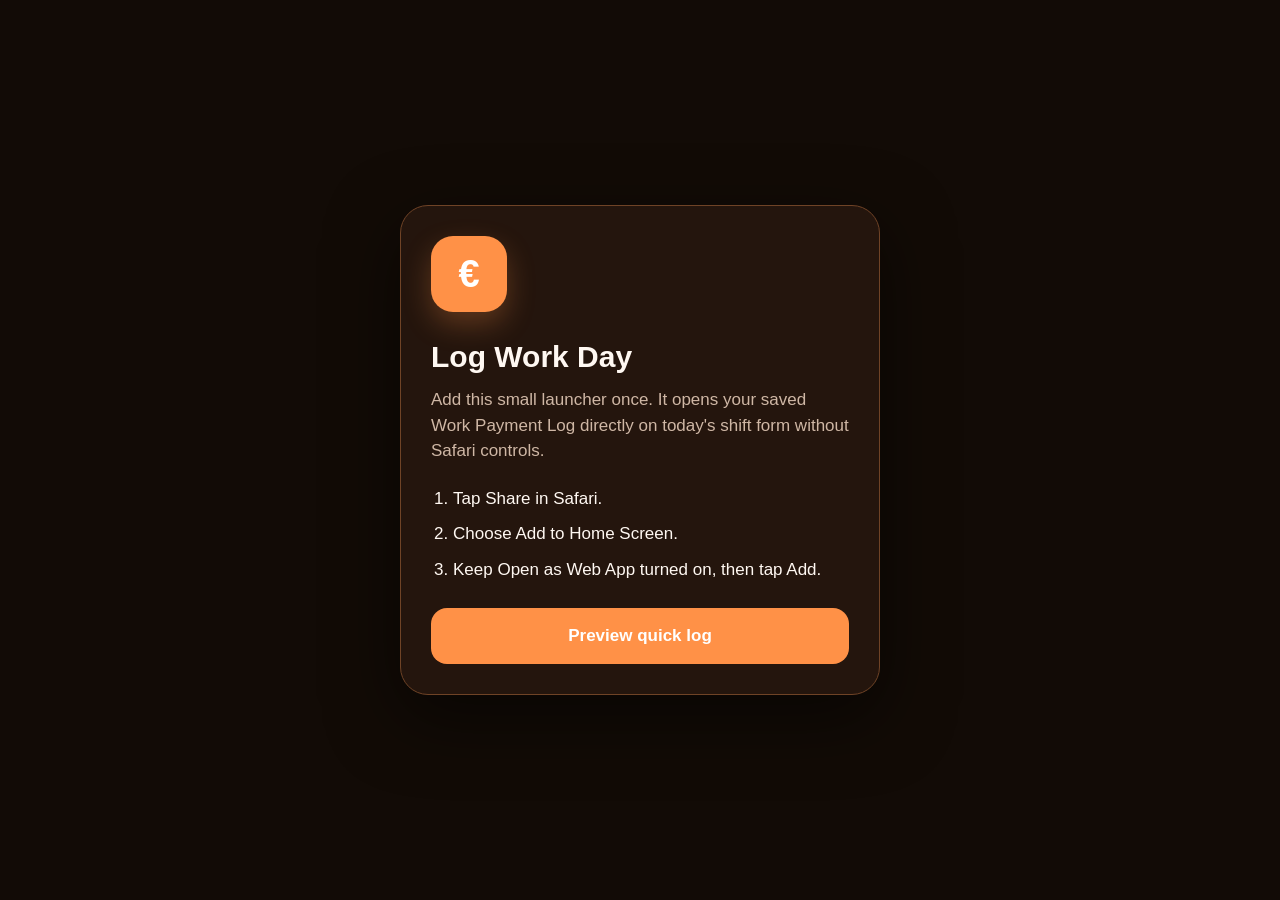
<file: quick-log.html>
<!doctype html>
<html lang="en">
<head>
  <meta charset="utf-8">
  <meta name="viewport" content="width=device-width,initial-scale=1,viewport-fit=cover">
  <meta name="theme-color" content="#120b06">
  <meta name="apple-mobile-web-app-capable" content="yes">
  <meta name="apple-mobile-web-app-status-bar-style" content="black-translucent">
  <meta name="apple-mobile-web-app-title" content="Log Work Day">
  <link rel="manifest" href="./quick-log.webmanifest">
  <link rel="apple-touch-icon" href="./icons/icon-180.png">
  <title>Install Log Work Day</title>
  <style>
    :root{color-scheme:dark}*{box-sizing:border-box}body{margin:0;min-height:100vh;display:grid;place-items:center;padding:28px;background:#120b06;color:#fff8f2;font:17px/1.5 -apple-system,BlinkMacSystemFont,"SF Pro Text",sans-serif}.card{width:min(100%,480px);padding:30px;border:1px solid #6f4326;border-radius:28px;background:#24150d;box-shadow:0 22px 70px #0008}.icon{width:76px;height:76px;border-radius:22px;display:grid;place-items:center;margin-bottom:22px;background:#ff9147;color:#fff;font-size:38px;font-weight:700;box-shadow:0 12px 28px #ff914744}h1{margin:0 0 8px;font-size:30px}p{margin:0 0 22px;color:#cfb7a5}ol{margin:0;padding-left:22px}li{margin:10px 0}.open{display:block;margin-top:26px;padding:15px 18px;border-radius:16px;background:#ff9147;color:#fff;text-align:center;text-decoration:none;font-weight:700}
  </style>
</head>
<body>
  <main class="card">
    <div class="icon">€</div>
    <h1>Log Work Day</h1>
    <p>Add this small launcher once. It opens your saved Work Payment Log directly on today's shift form without Safari controls.</p>
    <ol>
      <li>Tap Share in Safari.</li>
      <li>Choose Add to Home Screen.</li>
      <li>Keep Open as Web App turned on, then tap Add.</li>
    </ol>
    <a class="open" href="./?quicklog=launcher">Preview quick log</a>
  </main>
</body>
</html>
</file>
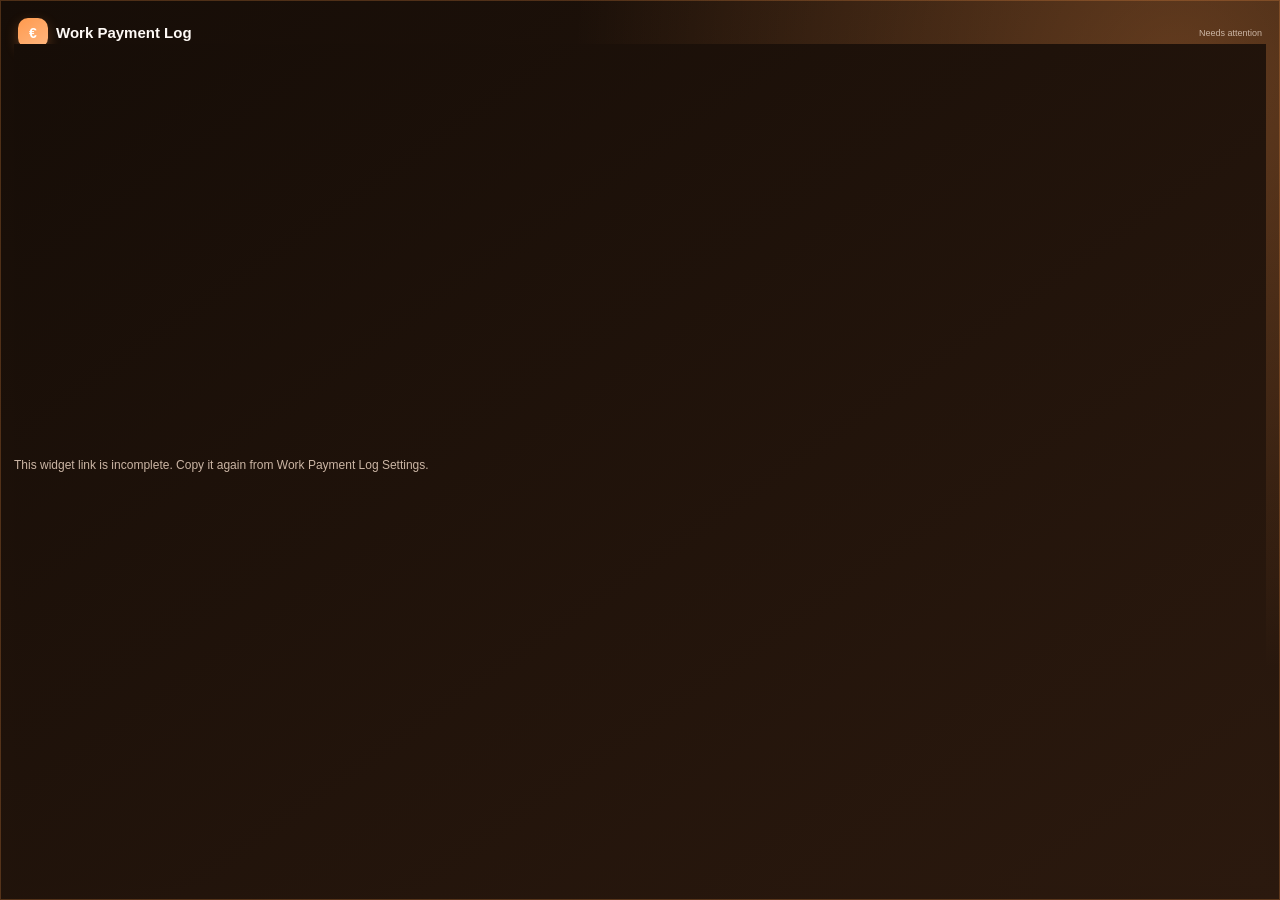
<file: widget.html>
<!doctype html>
<html lang="en">
<head>
  <meta charset="utf-8">
  <meta name="viewport" content="width=device-width,initial-scale=1,maximum-scale=1,user-scalable=no">
  <meta name="robots" content="noindex,nofollow,noarchive">
  <meta name="referrer" content="no-referrer">
  <title>Work Payment Log widget</title>
  <link rel="stylesheet" href="widget.css">
</head>
<body>
  <a class="widget" id="widget" href="./" aria-label="Open Work Payment Log">
    <header>
      <span class="mark">€</span>
      <strong>Work Payment Log</strong>
      <span class="status" id="status">Updating</span>
    </header>
    <main>
      <span class="eyebrow">Estimated take-home</span>
      <span class="take-home" id="takeHome">—</span>
      <span class="payday" id="payday">Next payday not set</span>
    </main>
    <section class="metrics">
      <div><span>Total pay</span><strong id="totalPay">—</strong></div>
      <div><span>Next payday</span><strong id="paydayGross">—</strong></div>
      <div><span>Hours</span><strong id="hours">—</strong></div>
      <div class="large-only"><span>Days worked</span><strong id="days">—</strong></div>
    </section>
    <p class="message" id="message" hidden></p>
  </a>
  <script src="widget.js"></script>
</body>
</html>
</file>
<file: styles.css>
/* ============================================================
   Work Payment Log — shared styles (macOS + Android)
   ============================================================ */

:root{
  --bg:#fdf7f2;
  --bg-2:#f8ede3;
  --surface:#ffffff;
  --surface-2:#fdf6f0;
  --line:#f0e2d6;
  --line-soft:#f7ece3;
  --text:#231710;
  --text-2:#6b5748;
  --muted:#9a8271;
  --accent:#e0530a;
  --accent-2:#f79009;
  --accent-soft:#ffeede;
  --good:#0f9d76;
  --good-soft:#e2f6ef;
  --warn:#b45309;
  --danger:#dc2626;
  --danger-soft:#fdeaea;
  --shadow:0 1px 2px rgba(90,50,20,.05), 0 8px 24px -12px rgba(90,50,20,.20);
  --shadow-lg:0 18px 50px -18px rgba(90,50,20,.34);
  --r:16px;
  --r-sm:11px;
  --safe-b:env(safe-area-inset-bottom,0px);
  --safe-t:env(safe-area-inset-top,0px);
  color-scheme:light;
}

.dark{
  --bg:#161009;
  --bg-2:#120d08;
  --surface:#231a12;
  --surface-2:#2c2118;
  --line:#3d2e21;
  --line-soft:#2f231a;
  --text:#fdf3ea;
  --text-2:#d2b9a3;
  --muted:#a08a74;
  --accent:#ff9a4d;
  --accent-2:#ffb56b;
  --accent-soft:#3a2616;
  --good:#34d3a6;
  --good-soft:#12312a;
  --danger:#f87171;
  --danger-soft:#3a1d1d;
  --shadow:0 1px 2px rgba(0,0,0,.3), 0 10px 30px -14px rgba(0,0,0,.7);
  --shadow-lg:0 24px 60px -22px rgba(0,0,0,.85);
  color-scheme:dark;
}

*{box-sizing:border-box;-webkit-tap-highlight-color:transparent}
html,body{height:100%;width:100%;max-width:100%;overflow:hidden}
body{
  margin:0;
  background:var(--bg);
  color:var(--text);
  font:15px/1.45 -apple-system,BlinkMacSystemFont,"SF Pro Text","Segoe UI",Roboto,"Helvetica Neue",sans-serif;
  -webkit-font-smoothing:antialiased;
  overscroll-behavior:none;
}
h1,h2,h3,p{margin:0}
button,input,select{font:inherit;color:inherit}
button{background:none;border:0;cursor:pointer}
input,select{-webkit-user-select:text;user-select:text}
.hidden{display:none !important}
.muted{color:var(--muted)}
.tiny{font-size:12px;line-height:1.5}
.center{text-align:center}
.accent{color:var(--accent)}

/* ---------- layout ---------- */
#app{display:flex;height:100%;overflow:hidden}

.sidebar{
  width:250px;flex:0 0 250px;display:flex;flex-direction:column;
  background:linear-gradient(180deg,var(--surface),var(--surface-2));
  border-right:1px solid var(--line);padding:18px 14px;gap:16px;
  padding-top:calc(18px + var(--safe-t));
}
.brand{display:flex;align-items:center;gap:11px;padding:4px 6px 0}
.brand-mark{
  width:38px;height:38px;border-radius:12px;flex:0 0 38px;
  background:linear-gradient(140deg,var(--accent),var(--accent-2));
  color:#fff;display:grid;place-items:center;font-size:19px;font-weight:700;
  box-shadow:0 6px 16px -6px var(--accent);
}
.brand-text{display:flex;flex-direction:column;line-height:1.25;min-width:0}
.brand-text strong{font-size:14.5px;letter-spacing:-.2px}
.brand-text span{font-size:11.5px;color:var(--muted)}

.nav{display:flex;flex-direction:column;gap:2px;flex:1}
.nav-item{
  display:flex;align-items:center;gap:10px;padding:10px 12px;border-radius:10px;
  color:var(--text-2);font-size:14px;font-weight:500;text-align:left;transition:.15s;
}
.nav-item .ic{width:18px;text-align:center;opacity:.75;font-size:15px}
.nav-item:hover{background:var(--line-soft);color:var(--text)}
.nav-item.active{background:var(--accent);color:#fff;box-shadow:0 8px 18px -10px var(--accent)}
.nav-item.active .ic{opacity:1}
.sidebar-foot{display:flex;flex-direction:column;gap:10px}

.main{flex:1;display:flex;flex-direction:column;min-width:0;max-width:100%;position:relative;overflow:hidden}

.topbar{
  display:flex;align-items:flex-end;justify-content:space-between;gap:12px;
  padding:18px 22px 14px;padding-top:calc(18px + var(--safe-t));
  border-bottom:1px solid var(--line);background:var(--bg);
}
.topbar h1{font-size:21px;letter-spacing:-.45px;font-weight:680}
.topbar-actions{display:flex;align-items:center;gap:8px}

.icon-btn{
  width:36px;height:36px;border-radius:10px;display:grid;place-items:center;
  border:1px solid var(--line);background:var(--surface);color:var(--text-2);font-size:15px;
}
.icon-btn:active{transform:scale(.94)}

.scroll{
  flex:1;min-width:0;width:100%;max-width:100%;overflow-x:hidden;overflow-y:auto;
  overscroll-behavior-x:none;touch-action:pan-y;-webkit-overflow-scrolling:touch;
  padding:18px 22px 40px;scroll-behavior:smooth;
}
.view{display:flex;flex-direction:column;gap:14px;max-width:960px;min-width:0;margin:0 auto;width:100%}
.view > *{min-width:0;max-width:100%}

/* ---------- buttons ---------- */
.btn{
  border:1px solid var(--line);background:var(--surface);color:var(--text);
  padding:9px 15px;border-radius:11px;font-size:13.5px;font-weight:600;transition:.15s;
}
.btn:hover{border-color:var(--muted)}
.btn:active{transform:scale(.97)}
.btn-primary{
  background:linear-gradient(140deg,var(--accent),var(--accent-2));
  border-color:transparent;color:#fff;box-shadow:0 10px 22px -12px var(--accent);
}
.btn-primary:hover{filter:brightness(1.06)}
.btn-block{width:100%}
.btn-grow{flex:1}
.btn-danger{background:var(--danger);border-color:transparent;color:#fff}
.btn-danger-ghost{color:var(--danger);border-color:var(--line)}
.btn-row{display:flex;flex-wrap:wrap;gap:8px;margin-top:12px}
.btn-row.end{justify-content:flex-end;margin-top:16px}
.link{color:var(--accent);font-size:13px;font-weight:600}

/* ---------- cards ---------- */
.card{
  background:var(--surface);border:1px solid var(--line);border-radius:var(--r);
  padding:16px 17px;box-shadow:var(--shadow);
}
.card-head{display:flex;align-items:center;justify-content:space-between;gap:10px;margin-bottom:10px}
.card-head h2,.card-title{font-size:14px;font-weight:660;letter-spacing:-.1px}
.card-title{margin-bottom:12px}
.grid-2{display:grid;grid-template-columns:1fr 1fr;gap:14px}
.divider{height:1px;background:var(--line-soft);margin:13px -17px}
.rowline{display:flex;align-items:center;justify-content:space-between;gap:10px;padding:5px 0;font-size:13.5px;color:var(--text-2)}
.rowline strong{color:var(--text);font-weight:620;font-variant-numeric:tabular-nums}
.web-backup-restore{display:grid;grid-template-columns:minmax(0,1fr) auto;align-items:end;gap:10px;margin-top:12px}
.web-backup-restore .field{min-width:0}
.web-backup-restore .btn{min-height:42px}
.widget-steps{margin:12px 0 16px;padding-left:22px;color:var(--text-2);font-size:14px;line-height:1.55}
.widget-steps li+li{margin-top:6px}
.big-line{font-size:15px;padding-top:9px}
.big-line strong{font-size:18px}
.big{font-size:26px;font-weight:700;letter-spacing:-.7px;font-variant-numeric:tabular-nums}
.accent-card{border-color:color-mix(in srgb,var(--accent) 35%,var(--line))}
.total-card{background:var(--surface-2)}
.danger-card{border-color:color-mix(in srgb,var(--danger) 25%,var(--line))}

.pill{
  font-size:11.5px;font-weight:600;padding:4px 9px;border-radius:999px;
  background:var(--surface-2);color:var(--text-2);border:1px solid var(--line);white-space:nowrap;
}
.pill-accent{background:var(--accent-soft);color:var(--accent);border-color:transparent}
.pill-good{background:var(--good-soft);color:var(--good);border-color:transparent}

/* ---------- hero ---------- */
.hero{
  position:relative;overflow:hidden;border-radius:20px;padding:22px 20px 18px;color:#fff;
  background:linear-gradient(135deg,color-mix(in srgb,var(--accent) 82%,#000),var(--accent) 52%,var(--accent-2));
  box-shadow:var(--shadow-lg);
}
.dark .hero{background:linear-gradient(135deg,color-mix(in srgb,var(--accent) 58%,#000),color-mix(in srgb,var(--accent) 78%,#000) 52%,var(--accent))}
html[data-app-color="orange"] .hero{background:linear-gradient(135deg,#d2440a,#ef6c0c 52%,#f79009)}
html.dark[data-app-color="orange"] .hero{background:linear-gradient(135deg,#8a2f06,#b8480a 52%,#d97706)}
.hero-glow{
  position:absolute;inset:auto -60px -120px auto;width:280px;height:280px;border-radius:50%;
  background:radial-gradient(circle,rgba(255,255,255,.28),transparent 65%);pointer-events:none;
}
.hero-label{font-size:12.5px;opacity:.85;letter-spacing:.3px;text-transform:uppercase;font-weight:600}
.hero-value{font-size:40px;font-weight:730;letter-spacing:-1.4px;margin:4px 0 14px;font-variant-numeric:tabular-nums}
.hero-meta{display:flex;gap:22px;flex-wrap:wrap;position:relative}
.hero-meta .k{display:block;font-size:11.5px;opacity:.8}
.hero-meta .v{display:block;font-size:15.5px;font-weight:650;font-variant-numeric:tabular-nums}

/* ---------- bar ---------- */
.bar{height:8px;border-radius:99px;background:var(--line-soft);overflow:hidden;margin-top:12px}
.bar-fill{height:100%;border-radius:99px;background:linear-gradient(90deg,var(--accent),var(--accent-2));width:0;transition:width .5s cubic-bezier(.2,.8,.2,1)}

/* ---------- quick actions ---------- */
.quick{display:grid;grid-template-columns:1fr 1fr;gap:12px}
.quick-primary{grid-column:1/-1}.quick-btn small{display:block;margin-top:3px;color:var(--muted);font-size:11px}
.quick-btn{
  display:flex;align-items:center;gap:12px;text-align:left;padding:14px;border-radius:var(--r);
  background:var(--surface);border:1px solid var(--line);box-shadow:var(--shadow);transition:.15s;
}
.quick-btn:hover{transform:translateY(-1px);border-color:var(--accent)}
.quick-btn:active{transform:scale(.985)}
.qi{
  width:38px;height:38px;flex:0 0 38px;border-radius:11px;display:grid;place-items:center;
  background:var(--accent-soft);color:var(--accent);font-size:18px;font-weight:700;
}
.quick-btn strong{display:block;font-size:13.5px}
.shift-status{display:inline-flex;align-items:center;min-height:20px;padding:1px 7px;border:1px solid var(--line);border-radius:999px;color:var(--text-2);font-size:9px;font-weight:700;text-transform:capitalize;vertical-align:middle}.shift-status.status-planned{border-style:dashed}.shift-status.status-approved{color:var(--accent);border-color:var(--accent)}.shift-status.status-paid{color:var(--good);border-color:var(--good)}
/* ---------- toolbar / search ---------- */
.toolbar{display:flex;gap:9px;align-items:center;min-width:0;max-width:100%}
.search{
  flex:1;min-width:0;display:flex;align-items:center;gap:8px;background:var(--surface);
  border:1px solid var(--line);border-radius:12px;padding:0 12px;height:40px;box-shadow:var(--shadow);
}
.search span{color:var(--muted);font-size:15px}
.search input{flex:1;border:0;outline:0;background:none;font-size:14px;min-width:0}
.select{
  height:40px;border-radius:12px;border:1px solid var(--line);background:var(--surface);
  padding:0 10px;font-size:13.5px;box-shadow:var(--shadow);outline:none;
}

/* ---------- stat strip ---------- */
.stat-strip{
  display:grid;grid-template-columns:repeat(4,minmax(0,1fr));gap:1px;background:var(--line);
  border:1px solid var(--line);border-radius:var(--r);overflow:hidden;box-shadow:var(--shadow);
}
.stat{background:var(--surface);padding:12px 13px;display:flex;flex-direction:column;gap:3px}
.stat .k{font-size:11px;color:var(--muted);letter-spacing:.2px}
.stat .v{font-size:17px;font-weight:680;letter-spacing:-.4px;font-variant-numeric:tabular-nums}

/* ---------- timesheet list ---------- */
.month{margin-top:6px}
.month-head{
  display:flex;align-items:baseline;justify-content:space-between;gap:10px;
  padding:6px 4px 8px;position:sticky;top:-18px;background:var(--bg);z-index:2;
}
.month-head h3{font-size:13px;font-weight:670;letter-spacing:.2px;text-transform:uppercase;color:var(--text-2)}
.month-head span{font-size:12px;color:var(--muted);font-variant-numeric:tabular-nums}
.rows{
  background:var(--surface);border:1px solid var(--line);border-radius:var(--r);
  overflow:hidden;box-shadow:var(--shadow);
}
.row{
  display:flex;align-items:center;gap:12px;padding:11px 14px;width:100%;text-align:left;
  border-bottom:1px solid var(--line-soft);transition:background .13s;
}
.row:last-child{border-bottom:0}
.row:hover,.row:active{background:transparent}
.row.is-off{opacity:.62}
.row.is-today{background:transparent}
.daybox{
  width:44px;flex:0 0 44px;text-align:center;border-radius:10px;padding:5px 0;
  background:var(--surface-2);border:1px solid var(--line-soft);
}
.row.is-today .daybox{background:var(--accent);border-color:transparent;color:#fff}
.daybox b{display:block;font-size:15px;font-weight:700;line-height:1.1;font-variant-numeric:tabular-nums}
.daybox i{display:block;font-style:normal;font-size:10px;text-transform:uppercase;letter-spacing:.5px;opacity:.7}
.row-main{flex:1;min-width:0}
.row-times{display:block;font-size:14px;font-weight:560;font-variant-numeric:tabular-nums}
.row-sub{display:block;font-size:11.5px;color:var(--muted);margin-top:2px;white-space:nowrap;overflow:hidden;text-overflow:ellipsis}
.row-end{text-align:right;flex:0 0 auto}
.row-pay{display:block;font-size:14.5px;font-weight:680;font-variant-numeric:tabular-nums}
.row-hrs{display:block;font-size:11.5px;color:var(--muted);font-variant-numeric:tabular-nums}
.chev{color:var(--muted);font-size:14px;flex:0 0 auto;opacity:.5}

/* ---------- week / period cards ---------- */
.list-cards{display:flex;flex-direction:column;gap:10px}
.wcard{
  background:var(--surface);border:1px solid var(--line);border-radius:var(--r);
  padding:14px 16px;box-shadow:var(--shadow);
}
.wcard.is-current{border-color:var(--accent);box-shadow:0 0 0 1px var(--accent),var(--shadow)}
.wcard.is-empty{opacity:.6}
.wcard-top{display:flex;align-items:center;justify-content:space-between;gap:10px;margin-bottom:8px;min-width:0}
.wcard-top > div{min-width:0}
.wcard-title{font-size:14px;font-weight:660}
.wcard-sub{font-size:11.5px;color:var(--muted);margin-top:2px}
.wcard-grid{display:grid;grid-template-columns:repeat(3,minmax(0,1fr));gap:10px;margin-top:10px}
.wcard-grid > div{display:flex;flex-direction:column;gap:2px}
.wcard-grid .k{font-size:11px;color:var(--muted)}
.wcard-grid .v{font-size:15px;font-weight:660;font-variant-numeric:tabular-nums}

.note-line{font-size:12.5px;color:var(--muted);padding:0 2px}
.notes{margin:0;padding-left:18px;color:var(--text-2);font-size:12.5px;line-height:1.7}

/* ---------- empty ---------- */
.empty{text-align:center;padding:50px 20px;color:var(--muted)}
.empty-mark{font-size:38px;opacity:.35;margin-bottom:8px}
.empty h3{font-size:15px;color:var(--text);margin-bottom:4px}

/* ---------- forms ---------- */
.form-grid{display:grid;grid-template-columns:repeat(2,minmax(0,1fr));gap:11px}
.field{display:flex;flex-direction:column;gap:5px}
.field > span{font-size:11.5px;font-weight:600;color:var(--muted);letter-spacing:.2px}
.field input,.field select{
  height:44px;border-radius:12px;border:1.5px solid color-mix(in srgb,var(--accent) 30%,var(--line));
  background:color-mix(in srgb,var(--accent) 5%,var(--surface));
  padding:0 12px;font-size:15px;outline:none;width:100%;transition:.15s;
  font-variant-numeric:tabular-nums;
}
.field input:focus{border-color:var(--accent);box-shadow:0 0 0 3px color-mix(in srgb,var(--accent) 16%,transparent)}
.hint{font-size:11.5px;color:var(--muted);margin-top:10px;line-height:1.6}

/* ---------- sheet (editor) ---------- */
.scrim{position:fixed;inset:0;background:rgba(38,22,10,.52);backdrop-filter:blur(3px);z-index:40;animation:fade .18s ease}
@keyframes fade{from{opacity:0}to{opacity:1}}
.sheet{
  position:fixed;z-index:50;background:var(--surface);display:flex;flex-direction:column;
  left:50%;top:50%;transform:translate(-50%,-50%);width:min(460px,calc(100% - 32px));
  max-height:min(92vh,760px);border-radius:20px;box-shadow:var(--shadow-lg);
  border:1px solid var(--line);animation:sheetPop .2s cubic-bezier(.2,.9,.25,1);
}
@keyframes sheetPop{from{opacity:0;transform:translate(-50%,-46%) scale(.96)}to{opacity:1;transform:translate(-50%,-50%) scale(1)}}
.sheet-grab{display:none}
.sheet-head{
  position:relative;z-index:2;display:flex;align-items:center;justify-content:space-between;
  padding:16px 16px 6px;-webkit-app-region:no-drag;
}
.sheet-head h2{font-size:17px;font-weight:680;letter-spacing:-.3px}
#sheetClose{position:relative;z-index:3;flex:0 0 36px;-webkit-app-region:no-drag}
.sheet-body{padding:10px 16px 4px;overflow-y:auto;display:flex;flex-direction:column;gap:12px}
.sheet-foot{display:flex;gap:9px;padding:14px 16px;padding-bottom:calc(14px + var(--safe-b));border-top:1px solid var(--line-soft)}
.time-pair{display:grid;grid-template-columns:1fr 1fr;gap:11px}
.editor-breaks{display:flex;flex-direction:column;align-items:flex-start;gap:8px;margin-top:-3px}.break-paid{display:flex;align-items:center;gap:7px;min-height:40px;color:var(--text-2);font-size:12px}.break-paid input{width:19px;height:19px;accent-color:var(--accent)}#edExtraBreaks{width:100%;display:flex;flex-direction:column;gap:8px}.extra-break{display:grid;grid-template-columns:minmax(140px,1fr) auto 44px;align-items:end;gap:9px;width:100%;padding:9px;border:1px solid var(--line-soft);border-radius:11px;background:var(--surface-2)}
.chips{display:flex;flex-wrap:wrap;gap:7px}
.chip{
  font-size:12.5px;font-weight:560;padding:7px 12px;border-radius:999px;
  border:1px solid var(--line);background:var(--surface-2);color:var(--text-2);transition:.13s;
}
.chip:hover{border-color:var(--accent);color:var(--accent)}
.chip:active{transform:scale(.95)}
.preview{
  display:grid;grid-template-columns:repeat(3,minmax(0,1fr));gap:8px;padding:13px;
  border-radius:14px;background:var(--surface-2);border:1px solid var(--line-soft);
}
.preview .k{display:block;font-size:11px;color:var(--muted)}
.preview .v{display:block;font-size:16px;font-weight:680;margin-top:2px;font-variant-numeric:tabular-nums}

/* ---------- fab / tabbar ---------- */
.fab{
  position:absolute;right:18px;bottom:calc(74px + var(--safe-b));z-index:20;
  width:56px;height:56px;border-radius:19px;font-size:26px;color:#fff;
  background:linear-gradient(140deg,var(--accent),var(--accent-2));
  box-shadow:0 14px 30px -10px var(--accent);display:grid;place-items:center;
}
.fab:active{transform:scale(.93)}
.tabbar{
  --tab-position:0;position:relative;isolation:isolate;overflow:hidden;
  display:flex;border-top:1px solid var(--line);background:color-mix(in srgb,var(--surface) 92%,transparent);
  backdrop-filter:saturate(180%) blur(14px);padding-bottom:var(--safe-b);
}
.tabbar::before{
  content:"";position:absolute;z-index:0;left:0;top:2px;bottom:calc(2px + var(--safe-b));
  width:calc(100% / 6);box-sizing:border-box;border:4px solid transparent;border-radius:14px;
  background:var(--accent-soft) padding-box;
  transform:translateX(calc(var(--tab-position) * 100%));
  transition:transform .24s cubic-bezier(.2,.8,.25,1);
  pointer-events:none;
}
.tabbar.is-swipe-tracking::before{transition:none}
.tab{position:relative;z-index:1;flex:1;display:flex;flex-direction:column;align-items:center;gap:2px;padding:8px 2px 7px;color:var(--muted)}
.tab .ic{font-size:17px;line-height:1}
.tab em{font-style:normal;font-size:10px;font-weight:600;letter-spacing:.1px}
.tab.active{color:var(--accent)}

/* ---------- take-home pay ---------- */
#view-takehome{max-width:1120px}
.takehome-intro{display:flex;align-items:center;justify-content:space-between;gap:18px;background:linear-gradient(135deg,var(--accent-soft),var(--surface) 55%)}
.takehome-intro h2{font-size:21px;margin:3px 0 4px;letter-spacing:-.3px}.eyebrow{display:block;color:var(--accent);font-size:10.5px;font-weight:750;letter-spacing:.7px;text-transform:uppercase}
.takehome-layout{display:grid;grid-template-columns:minmax(0,1.5fr) minmax(270px,.75fr);gap:14px;margin-top:14px}.takehome-settings,.takehome-result{margin:0}
.takehome-settings .form-grid{grid-template-columns:repeat(2,minmax(0,1fr))}.custom-tax-fields{margin-top:12px;padding-top:12px;border-top:1px solid var(--line-soft)}
.takehome-hours-help{margin:9px 1px 0}
.input-suffix{display:flex;align-items:center;border:1px solid var(--line);border-radius:var(--r-sm);background:var(--surface);overflow:hidden}.input-suffix input{border:0!important;border-radius:0!important;flex:1;min-width:0}.input-suffix b{padding:0 12px;color:var(--muted);font-size:12px}
.takehome-result{display:flex;flex-direction:column;justify-content:center;min-height:230px}.takehome-result>strong{display:block;color:var(--accent);font-size:34px;line-height:1.15;margin:13px 0 16px;letter-spacing:-1px;font-variant-numeric:tabular-nums}.takehome-result>p{font-size:12px;color:var(--muted);margin-top:10px}
.takehome-bar{height:10px;border-radius:99px;background:var(--line-soft);overflow:hidden}.takehome-bar i{display:block;height:100%;border-radius:inherit;background:linear-gradient(90deg,var(--accent),var(--accent-2));transition:width .25s ease}
.takehome-kpis{display:grid;grid-template-columns:repeat(4,minmax(0,1fr));gap:10px;margin-top:14px}.takehome-kpis .metric{min-height:112px}
.tax-breakdown-card{padding:0;overflow:hidden}.tax-breakdown-card .card-head{padding:15px 17px 8px}.tax-table{width:100%;border-collapse:collapse;font-size:13px}.tax-table th,.tax-table td{padding:11px 17px;border-top:1px solid var(--line-soft);text-align:right;font-variant-numeric:tabular-nums}.tax-table th:first-child,.tax-table td:first-child{text-align:left}.tax-table th{background:var(--surface-2);font-size:10px;color:var(--muted);text-transform:uppercase;letter-spacing:.3px}.tax-row-deduction td:not(:first-child){color:var(--danger)}.tax-row-net{font-weight:750;background:var(--accent-soft)}.tax-row-net td:not(:first-child){color:var(--accent)}
.tax-notes-card p{line-height:1.6}.tax-student-note{margin:12px 0;padding:12px;border-left:3px solid var(--accent);border-radius:0 10px 10px 0;background:var(--accent-soft);color:var(--text-2);font-size:12.5px}.tax-student-note strong{color:var(--text)}.tax-source-buttons{margin:14px 0 4px;flex-wrap:wrap}.tax-source-buttons .btn{font-size:12px}.tax-warning{margin-top:12px;padding:11px 12px;border-radius:10px;background:var(--danger-soft);color:var(--danger);font-size:12px;line-height:1.5}

/* ---------- spending plan ---------- */
#view-spending{max-width:1120px}
.spending-intro{display:flex;align-items:center;justify-content:space-between;gap:18px;background:linear-gradient(135deg,var(--accent-soft),var(--surface) 55%)}
.spending-intro h2{font-size:21px;margin:3px 0 4px;letter-spacing:-.3px}
.spending-source .form-grid{grid-template-columns:repeat(2,minmax(0,1fr));max-width:720px}
.spending-kpis{display:grid;grid-template-columns:repeat(4,minmax(0,1fr));gap:10px}
.spending-kpis .metric{min-height:110px}
.spending-kpis .metric.is-over{border-color:color-mix(in srgb,var(--danger) 44%,var(--line));background:var(--danger-soft)}
.spending-kpis .metric.is-over strong{color:var(--danger)}
.spending-chart-grid{display:grid;grid-template-columns:minmax(0,1fr) minmax(0,1fr);gap:14px}
.spending-chart-card,.spending-bars-card{min-height:310px}
.spending-donut-layout{display:grid;grid-template-columns:180px minmax(0,1fr);align-items:center;gap:25px;min-height:225px}
.spending-donut{width:180px;height:180px;border-radius:50%;display:grid;place-content:center;text-align:center;transition:background .2s ease}
.spending-donut strong{font-size:22px;font-variant-numeric:tabular-nums}.spending-donut span{font-size:10.5px;color:var(--muted);text-transform:uppercase;letter-spacing:.45px}
.spending-legend{display:flex;flex-direction:column;gap:9px;min-width:0}
.spending-legend>div{display:flex;align-items:center;justify-content:space-between;gap:10px;font-size:12px;min-width:0}
.spending-legend>div span{display:flex;align-items:center;min-width:0;overflow:hidden;text-overflow:ellipsis;white-space:nowrap}.spending-legend>div strong{font-size:11.5px;font-variant-numeric:tabular-nums;white-space:nowrap}
.spending-legend i{display:inline-block;width:10px;height:10px;flex:0 0 10px;border-radius:50%;margin-right:7px}.spending-legend i.sp-unallocated{background:var(--line)}
.spending-bars{display:flex;flex-direction:column;gap:13px;padding-top:8px}
.sp-bar-head{display:flex;justify-content:space-between;gap:10px;font-size:12px}.sp-bar-head span{overflow:hidden;text-overflow:ellipsis;white-space:nowrap}.sp-bar-head strong{font-variant-numeric:tabular-nums;white-space:nowrap}
.sp-bar-track{height:9px;margin:5px 0 3px;border-radius:99px;background:var(--line-soft);overflow:hidden}.sp-bar-track i{display:block;height:100%;min-width:0;border-radius:inherit;transition:width .2s ease}.sp-bar-row small{display:block;color:var(--muted);font-size:9.5px}
.spending-categories-card{padding:0;overflow:hidden}.spending-categories-card>.card-head{padding:16px 17px}.spending-categories-card>.card-head>div{min-width:0}.spending-categories-card>.card-head .btn{white-space:nowrap}
.spending-warning{margin:0 17px 12px;padding:11px 12px;border-radius:10px;background:var(--danger-soft);color:var(--danger);font-size:12px;line-height:1.45}
.sp-category-list{display:flex;flex-direction:column}
.sp-category{display:grid;grid-template-columns:56px minmax(130px,1.4fr) minmax(130px,1fr) minmax(130px,1fr) minmax(100px,.7fr) auto;align-items:end;gap:9px;padding:13px 17px;border-top:1px solid var(--line-soft);background:var(--surface)}
.sp-category.is-disabled{opacity:.58}.sp-enabled{display:flex;align-items:center;gap:5px;min-height:40px;font-size:11px;color:var(--text-2)}.sp-enabled input{width:18px;height:18px;accent-color:var(--accent)}
.transaction-form{display:grid;grid-template-columns:150px minmax(150px,1fr) 140px minmax(180px,1.4fr) auto;align-items:end;gap:10px}.transaction-list{margin-top:14px;border-top:1px solid var(--line-soft)}.transaction-row{display:grid;grid-template-columns:12px minmax(0,1fr) auto 44px;align-items:center;gap:10px;padding:11px 0;border-bottom:1px solid var(--line-soft)}.transaction-row>span:nth-child(2){display:flex;flex-direction:column;min-width:0}.transaction-row strong{overflow:hidden;text-overflow:ellipsis;white-space:nowrap}.transaction-row small{color:var(--muted);margin-top:2px}.transaction-dot{width:10px;height:10px;border-radius:50%}.transaction-row>b{font-variant-numeric:tabular-nums}
.overview-now-grid{display:grid;grid-template-columns:repeat(5,minmax(0,1fr));gap:1px;background:var(--line-soft);border:1px solid var(--line-soft);border-radius:12px;overflow:hidden}.overview-now-grid>div{display:flex;flex-direction:column;gap:5px;padding:12px;background:var(--surface)}.overview-now-grid span{font-size:10.5px;color:var(--muted)}.overview-now-grid strong{font-size:13px;font-variant-numeric:tabular-nums}
.mini-add-grid{display:grid;grid-template-columns:repeat(2,minmax(0,1fr));align-items:end;gap:8px}.mini-add-grid .btn{min-height:44px}.money-plan-list{margin-top:12px;border-top:1px solid var(--line-soft)}.money-plan-row{display:grid;grid-template-columns:minmax(0,1fr) auto 44px 44px;align-items:center;gap:7px;padding:10px 0;border-bottom:1px solid var(--line-soft)}.money-plan-row>span,.goal-head>span{display:flex;flex-direction:column;min-width:0}.money-plan-row small,.goal-head small{color:var(--muted);margin-top:3px}.goal-row{padding:11px 0;border-bottom:1px solid var(--line-soft)}.goal-head{display:flex;align-items:center;justify-content:space-between;gap:8px;margin-bottom:8px}.goal-saved{display:flex;align-items:center;justify-content:flex-end;gap:8px;margin-top:8px;font-size:11px;color:var(--muted)}.goal-saved input{width:100px;min-height:38px;border:1px solid var(--line);border-radius:9px;background:var(--surface);color:var(--text);padding:0 8px}
.sp-category:hover{background:var(--surface-2)}
.sp-color-field{display:flex;flex-direction:column;gap:4px;font-size:10.5px;color:var(--muted)}.sp-color-field input{width:50px;height:44px;padding:4px;border:1px solid var(--line);border-radius:10px;background:var(--surface)}
.sp-category .field{min-width:0}.sp-category .field input,.sp-category .field select{width:100%;height:44px;min-width:0}
.sp-category-total{display:flex;flex-direction:column;justify-content:center;min-height:44px;min-width:0}.sp-category-total span{font-size:9.5px;color:var(--muted)}.sp-category-total strong{font-size:13px;font-variant-numeric:tabular-nums;white-space:nowrap;overflow:hidden;text-overflow:ellipsis}
.sp-category-actions{display:flex;gap:4px}.sp-category-actions .icon-btn{width:34px;height:44px}.sp-category-actions .icon-btn:disabled{opacity:.3;cursor:default}.sp-category-actions .sp-delete{color:var(--danger)}
.sp-category-actions .sp-fill-category{min-height:44px;padding:0 10px;border-color:color-mix(in srgb,var(--accent) 45%,var(--line));background:var(--accent-soft);color:var(--accent);font-size:11px}.sp-category-actions .sp-fill-category:disabled{opacity:.38;cursor:default;transform:none}
.compact-empty{padding:24px;border-top:1px solid var(--line-soft)}

/* ---------- toast / confirm ---------- */
.toast{
  position:fixed;left:50%;bottom:calc(96px + var(--safe-b));transform:translateX(-50%);
  background:var(--text);color:var(--bg);padding:11px 17px;border-radius:12px;font-size:13.5px;
  font-weight:560;z-index:80;box-shadow:var(--shadow-lg);animation:toastRise .22s ease;max-width:88%;text-align:center;
}
@keyframes toastRise{from{opacity:0;transform:translate(-50%,10px)}to{opacity:1;transform:translate(-50%,0)}}
.confirm-wrap{position:fixed;inset:0;z-index:90;display:grid;place-items:center;background:rgba(38,22,10,.58);backdrop-filter:blur(3px);padding:20px}
.confirm{background:var(--surface);border-radius:18px;padding:20px;width:min(380px,100%);box-shadow:var(--shadow-lg);border:1px solid var(--line)}
.confirm h3{font-size:16px;font-weight:680;margin-bottom:6px}
.confirm p{font-size:13.5px;color:var(--text-2);line-height:1.55}

/* ---------- sync ---------- */
.pair{display:grid;grid-template-columns:1fr auto;gap:14px;align-items:start;margin:14px 0 4px}
.pair-block{display:flex;flex-direction:column;gap:6px;min-width:0}
.pair-k{font-size:11px;font-weight:600;color:var(--muted);letter-spacing:.2px}
.addr-list{display:flex;flex-wrap:wrap;gap:6px}
.addr{
  font:13.5px/1 ui-monospace,SFMono-Regular,Menlo,monospace;padding:8px 11px;border-radius:9px;
  background:var(--surface-2);border:1px solid var(--line);color:var(--text);
  -webkit-user-select:text;user-select:text;
}
.code{
  font:23px/1 ui-monospace,SFMono-Regular,Menlo,monospace;letter-spacing:5px;font-weight:600;
  padding:8px 12px;border-radius:11px;text-align:center;color:var(--accent);
  background:var(--accent-soft);-webkit-user-select:text;user-select:text;
}
.switch{position:relative;display:inline-block;width:46px;height:27px;flex:0 0 46px}
.switch input{opacity:0;width:0;height:0;position:absolute}
.switch span{
  position:absolute;inset:0;border-radius:99px;background:var(--line);
  border:1px solid var(--line);transition:.2s;cursor:pointer;
}
.switch span::after{
  content:"";position:absolute;width:21px;height:21px;border-radius:50%;background:#fff;
  top:2px;left:2px;transition:.2s;box-shadow:0 1px 3px rgba(0,0,0,.3);
}
.switch input:checked + span{background:var(--accent);border-color:transparent}
.switch input:checked + span::after{transform:translateX(19px)}
.toggle-row{display:flex;align-items:center;gap:10px;margin-top:12px;font-size:13.5px;color:var(--text-2)}
.toggle-row input{width:19px;height:19px;accent-color:var(--accent);flex:0 0 19px}
.sync-use-toggle{margin-top:0}
.sync-disabled{opacity:.48;pointer-events:none;filter:saturate(.45)}

/* ---------- update card ---------- */
.update-card{
  border-color:var(--accent);
  background:linear-gradient(140deg,color-mix(in srgb,var(--accent) 9%,var(--surface)),var(--surface));
}

/* ---------- version history ---------- */
.h-card .wcard-title{font-size:13.5px}
.h-change{
  font:13px/1.5 ui-monospace,SFMono-Regular,Menlo,monospace;color:var(--text);
  background:var(--surface-2);border:1px solid var(--line-soft);border-radius:10px;
  padding:8px 11px;margin-top:4px;overflow-wrap:anywhere;
}
.h-note{font-size:12.5px;color:var(--muted);margin-top:7px;font-style:italic}
.h-card .btn-row{margin-top:10px}
.h-undo{font-size:12.5px;padding:7px 12px}
.pending-line{font-size:12.5px;color:var(--muted);line-height:1.5}
.pending-line.is-pending,.rowline span.is-pending{color:var(--warn);font-weight:560}
.dark .pending-line.is-pending{color:#f5a97f}
#backBtn{font-size:22px;line-height:1;padding-bottom:3px}

/* ---------- macOS hidden inset title bar ---------- */
.mac-frameless .topbar{padding-top:36px;-webkit-app-region:drag}
.mac-frameless .sidebar{padding-top:40px;-webkit-app-region:drag}
.mac-frameless .topbar button,
.mac-frameless .sidebar button,
.mac-frameless .sidebar .brand{-webkit-app-region:no-drag}
/* The editor can overlap the draggable title area when centred. Explicitly
   make the whole overlay interactive, otherwise Electron can swallow its
   close and backdrop clicks as attempts to drag the window. */
.mac-frameless .scrim,
.mac-frameless .sheet,
.mac-frameless .sheet *{-webkit-app-region:no-drag}

/* ---------- responsive ---------- */
.hide-desktop{display:none}
@media (max-width:820px){
  .sidebar{display:none}
  .hide-mobile{display:none}
  .hide-desktop{display:flex}
  .main{height:100%}
  .topbar{padding:14px 16px 12px;padding-top:calc(14px + var(--safe-t))}
  .topbar h1{font-size:19px}
  .topbar h1.phone-title-next{animation:phoneTitleNext .18s cubic-bezier(.2,.8,.25,1)}
  .topbar h1.phone-title-previous{animation:phoneTitlePrevious .18s cubic-bezier(.2,.8,.25,1)}
  .scroll{padding:14px 14px 96px}   /* room to scroll clear of the + button */
  .grid-2,.quick,.form-grid{grid-template-columns:1fr}
  .stat-strip{grid-template-columns:repeat(2,minmax(0,1fr))}
  .hero-value{font-size:34px}
  .month-head{top:-14px}
  .sheet{
    left:0;top:auto;bottom:0;transform:none;width:100%;max-width:none;
    border-radius:22px 22px 0 0;max-height:94vh;animation:slideup .24s cubic-bezier(.2,.9,.25,1);
    border-bottom:0;
  }
  @keyframes slideup{from{transform:translateY(100%)}to{transform:translateY(0)}}
  .sheet-grab{display:block;width:38px;height:4px;border-radius:99px;background:var(--line);margin:9px auto 0}
  .tabbar{display:flex}
  .tab{padding-left:0;padding-right:0}.tab em{font-size:9px}
  /* Android WebView briefly darkens a large transformed scroll layer when it
     is returned to normal compositing. Keep phone pages fully painted and use
     the active bottom-tab animation as the navigation feedback instead. An
     opaque tab bar also avoids a costly live blur while pages change. */
  .view:not(.hidden){animation:none!important;transform:none!important;opacity:1!important}
  .view:not(.hidden) > *{animation:none!important}
  .tabbar{background:var(--surface);backdrop-filter:none;-webkit-backdrop-filter:none}
  body.is-page-swiping .tabbar{pointer-events:none}
}
@keyframes phoneTitleNext{from{opacity:.35;transform:translateX(8px)}to{opacity:1;transform:none}}
@keyframes phoneTitlePrevious{from{opacity:.35;transform:translateX(-8px)}to{opacity:1;transform:none}}
@media (min-width:821px){
  .fab{display:none}
  .tabbar{display:none}
}

/* ============================================================
   Motion
   Everything here is decorative; the reduced-motion block at the
   bottom switches all of it off for anyone who asks the OS for that.
   ============================================================ */

/* views arrive as a group, cards stagger in behind them */
.view:not(.hidden){animation:viewIn .26s cubic-bezier(.22,.85,.3,1)}
@keyframes viewIn{from{opacity:0;transform:translateY(8px)}to{opacity:1;transform:none}}

.view:not(.hidden) > *{animation:cardIn .34s cubic-bezier(.22,.85,.3,1) backwards}
.view:not(.hidden) > *:nth-child(1){animation-delay:.02s}
.view:not(.hidden) > *:nth-child(2){animation-delay:.06s}
.view:not(.hidden) > *:nth-child(3){animation-delay:.10s}
.view:not(.hidden) > *:nth-child(4){animation-delay:.14s}
.view:not(.hidden) > *:nth-child(5){animation-delay:.18s}
.view:not(.hidden) > *:nth-child(n+6){animation-delay:.20s}
@keyframes cardIn{from{opacity:0;transform:translateY(12px)}to{opacity:1;transform:none}}

/* A returning tab is already familiar and should paint in its final state.
   This also prevents gradients and chart bars from briefly fading or growing
   again every time someone switches back to a page. */
.view.view-revisit:not(.hidden),
.view.view-revisit:not(.hidden) *{animation:none!important}

/* the hero glow drifts, very slowly, so the screen is never quite static */
.hero-glow{animation:drift 14s ease-in-out infinite alternate}
@keyframes drift{from{transform:translate(0,0) scale(1)}to{transform:translate(-26px,-16px) scale(1.12)}}

/* pressable things answer back */
.card,.wcard,.quick-btn,.btn,.chip,.row,.stat{transition:transform .16s cubic-bezier(.2,.8,.2,1),
  box-shadow .16s ease, border-color .16s ease, background-color .13s ease}
.wcard:active,.card-tap:active{transform:scale(.99)}
.row:active{transform:none}
.chip:active,.btn:active{transform:scale(.95)}
.fab{transition:transform .18s cubic-bezier(.2,.9,.25,1),box-shadow .18s ease}
.fab:active{transform:scale(.9) rotate(45deg)}
.nav-item,.tab{transition:color .15s ease,background-color .15s ease}
.tab.active .ic{animation:tabPop .3s cubic-bezier(.3,1.4,.5,1)}
@keyframes tabPop{0%{transform:scale(1)}45%{transform:scale(1.28)}100%{transform:scale(1)}}

/* bars grow from nothing when a view is first drawn */
.bar-fill{animation:grow .6s cubic-bezier(.2,.8,.2,1)}
@keyframes grow{from{width:0 !important}}

/* the sync dot breathes while a sync is in flight */
.syncing-dot{
  display:inline-block;width:7px;height:7px;border-radius:50%;background:var(--accent);
  margin-right:6px;animation:breathe 1s ease-in-out infinite;
}
@keyframes breathe{0%,100%{opacity:.25;transform:scale(.8)}50%{opacity:1;transform:scale(1.15)}}

/* a value that just changed gets a brief highlight, so live sync is visible */
.flash{animation:flash 1.1s ease-out}
@keyframes flash{
  0%{background:color-mix(in srgb,var(--accent) 26%,transparent);border-radius:8px}
  100%{background:transparent}
}

/* pull to refresh */
.ptr{
  flex:0 0 auto;display:flex;align-items:center;justify-content:center;
  gap:8px;height:0;overflow:hidden;color:var(--accent);font-size:12.5px;font-weight:600;
  pointer-events:none;transition:height .18s ease;background:var(--bg);
}
.ptr.is-pulling{transition:none}
.ptr-spin{
  width:15px;height:15px;border-radius:50%;border:2px solid color-mix(in srgb,var(--accent) 30%,transparent);
  border-top-color:var(--accent);transform:rotate(calc(var(--pull-progress,0) * 270deg));
}
.ptr.is-armed .ptr-spin,.ptr.is-syncing .ptr-spin{animation:spin .7s linear infinite}
@keyframes spin{to{transform:rotate(360deg)}}

/* ---------- weekly chart ---------- */
.chart{display:flex;align-items:flex-end;gap:7px;height:118px;margin-top:6px}
.chart-col{flex:1;display:flex;flex-direction:column;align-items:center;gap:6px;min-width:0}
.chart-bar{
  width:100%;border-radius:7px 7px 3px 3px;min-height:3px;
  background:linear-gradient(180deg,var(--accent-2),var(--accent));
  animation:chartRise .55s cubic-bezier(.2,.85,.3,1) backwards;
}
.chart-col.is-now .chart-bar{box-shadow:0 0 0 2px var(--accent-soft),0 6px 14px -6px var(--accent)}
.chart-col.is-empty .chart-bar{background:var(--line);opacity:.7}
@keyframes chartRise{from{height:0 !important;opacity:0}}
.chart-lab{font-size:10px;color:var(--muted);white-space:nowrap}
.chart-val{font-size:10.5px;font-weight:650;color:var(--text-2);font-variant-numeric:tabular-nums}
.chart-wrap{display:flex;flex-direction:column}

/* ---------- reduced motion ---------- */
@media (prefers-reduced-motion: reduce){
  *,*::before,*::after{
    animation-duration:.001ms !important;animation-iteration-count:1 !important;
    transition-duration:.001ms !important;scroll-behavior:auto !important;
  }
}

.rotate-field{margin-top:14px}
.rotate-field select{
  height:44px;border-radius:12px;padding:0 12px;font-size:14px;width:100%;
  border:1.5px solid color-mix(in srgb,var(--accent) 30%,var(--line));
  background:color-mix(in srgb,var(--accent) 5%,var(--surface));outline:none;
}

/* the FAB steps aside while you scroll down a list */
.fab.is-tucked{transform:translateY(96px) scale(.85);opacity:0;pointer-events:none}

/* ---------- leave ---------- */
#edType{
  height:44px;border-radius:12px;padding:0 12px;font-size:15px;width:100%;
  border:1.5px solid color-mix(in srgb,var(--accent) 30%,var(--line));
  background:color-mix(in srgb,var(--accent) 5%,var(--surface));outline:none;
}
.leave-tag{
  font-size:9.5px;font-weight:700;text-transform:uppercase;letter-spacing:.4px;
  padding:2px 6px;border-radius:5px;vertical-align:2px;margin-left:5px;
  background:var(--accent-soft);color:var(--accent);
}
.tone-sick{background:#fde7e7;color:#b91c1c}
.tone-holiday{background:var(--good-soft);color:var(--good)}
.tone-unpaid,.tone-off{background:var(--line);color:var(--muted)}
.dark .tone-sick{background:#3a1d1d;color:#f87171}
.leave-list{display:flex;flex-direction:column;gap:1px;background:var(--line-soft);
  border-radius:12px;overflow:hidden;border:1px solid var(--line-soft)}
.leave-row{display:flex;align-items:center;justify-content:space-between;gap:10px;
  padding:10px 12px;background:var(--surface);font-size:13.5px}
.leave-row .n{font-weight:660;font-variant-numeric:tabular-nums}
.leave-row .amt{font-size:12px;color:var(--muted);font-variant-numeric:tabular-nums}

/* ============================================================
   First-run setup
   ============================================================ */
.onboard{
  position:fixed;inset:0;z-index:120;display:grid;place-items:center;padding:20px;
  background:linear-gradient(150deg,var(--bg),var(--bg-2));
  padding-top:calc(20px + var(--safe-t));padding-bottom:calc(20px + var(--safe-b));
}
.ob-card{
  width:min(460px,100%);max-height:100%;display:flex;flex-direction:column;
  background:var(--surface);border:1px solid var(--line);border-radius:22px;
  padding:20px;box-shadow:var(--shadow-lg);animation:cardIn .4s cubic-bezier(.2,.85,.3,1);
}
.ob-dots{display:flex;gap:6px;justify-content:center;margin-bottom:18px;flex:0 0 auto}
.ob-dots i{
  width:7px;height:7px;border-radius:50%;background:var(--line);transition:.25s;
}
.ob-dots i.on{background:var(--accent);width:20px;border-radius:99px}
.ob-step{overflow-y:auto;animation:viewIn .25s ease}
.ob-step h2{font-size:22px;font-weight:700;letter-spacing:-.5px;margin-bottom:6px}
.ob-step > p{font-size:14px;color:var(--text-2);line-height:1.5;margin-bottom:16px}
.ob-mark{
  width:56px;height:56px;border-radius:18px;display:grid;place-items:center;
  background:linear-gradient(140deg,var(--accent),var(--accent-2));color:#fff;
  font-size:27px;font-weight:700;margin-bottom:14px;box-shadow:0 10px 22px -10px var(--accent);
}
.ob-list{margin:0;padding-left:18px;color:var(--text-2);font-size:13.5px;line-height:1.85}
.ob-list b{color:var(--text)}
.ob-tips li{margin-bottom:6px}
.ob-foot{display:flex;gap:9px;margin-top:20px;flex:0 0 auto}
.ob-foot .btn{min-width:84px}

/* ---------- leave pay rates ---------- */
.rate-list{display:flex;flex-direction:column;gap:1px;background:var(--line-soft);
  border:1px solid var(--line-soft);border-radius:12px;overflow:hidden}
.rate-row{display:flex;align-items:center;justify-content:space-between;gap:10px;
  padding:8px 12px;background:var(--surface);font-size:13.5px}
.rate-row input{
  width:78px;height:34px;border-radius:9px;text-align:right;padding:0 8px;
  border:1.5px solid color-mix(in srgb,var(--accent) 28%,var(--line));
  background:color-mix(in srgb,var(--accent) 5%,var(--surface));outline:none;
  font-variant-numeric:tabular-nums;
}
.rate-row .pc{color:var(--muted);font-size:12.5px;margin-left:5px}

/* ---------- setup check ---------- */
.check-list{display:flex;flex-direction:column;gap:1px;margin-top:12px;
  background:var(--line-soft);border:1px solid var(--line-soft);border-radius:12px;overflow:hidden}
.check-row{display:flex;align-items:flex-start;gap:9px;padding:9px 12px;background:var(--surface);font-size:13px}
.check-row .mark{flex:0 0 17px;font-weight:700;line-height:1.35}
.check-row.ok .mark{color:var(--good)}
.check-row.bad .mark{color:var(--danger)}
.check-row b{display:block;font-weight:620}
.check-row span{color:var(--muted);font-size:12.5px}

/* ---------- google sign-in ---------- */
.btn-google{display:inline-flex;align-items:center;gap:9px}
.btn-google .g{
  width:20px;height:20px;border-radius:50%;background:#fff;color:#4285f4;
  display:grid;place-items:center;font-weight:700;font-size:13px;line-height:1;
}
/* ============================================================
   SETTINGS SECTIONS
   Settings was nine equally-loud cards in one scroll. Folding each
   into a labelled row, with its current value shown on the right,
   turns the page into a short list you can read at a glance.
   ============================================================ */
#view-settings{max-width:760px;gap:10px}
.settings-group-head{
  display:flex;align-items:baseline;gap:12px;
  padding:10px 3px 1px;margin-top:4px;
}
.settings-group-head span{
  font-size:11px;font-weight:750;letter-spacing:.75px;text-transform:uppercase;color:var(--text-2);
}
.sect{padding:0;overflow:hidden;box-shadow:none;border-radius:14px}
.sect[open]{
  border-color:color-mix(in srgb,var(--accent) 30%,var(--line));
  box-shadow:0 10px 28px -22px color-mix(in srgb,var(--accent) 55%,transparent);
}
.sect-head{
  display:grid;grid-template-columns:36px minmax(0,1fr) auto;align-items:center;
  column-gap:12px;min-height:62px;padding:11px 15px;cursor:pointer;list-style:none;
  user-select:none;-webkit-user-select:none;
}
.sect-head::-webkit-details-marker{display:none}
.sect-head:hover{background:var(--line-soft)}
.sect-ic{
  grid-column:1;grid-row:1 / 3;width:36px;height:36px;border-radius:11px;
  display:grid;place-items:center;font-size:15px;
  background:var(--accent-soft);color:var(--accent);
}
.sect-name{
  grid-column:2;grid-row:1;font-size:14.5px;font-weight:670;letter-spacing:-.15px;
  min-width:0;align-self:end;
}
.sect-sum{
  grid-column:2;grid-row:2;font-size:11.5px;line-height:1.3;color:var(--muted);
  min-width:0;align-self:start;white-space:nowrap;overflow:hidden;text-overflow:ellipsis;
}
.sect-sum:empty{
  display:block;
}
.sect-sum:empty::after{
  content:"Tap to open";color:var(--muted);
}
/* Chevron: rotates to point down when the section is open. */
.sect-head::after{
  content:"";grid-column:3;grid-row:1 / 3;width:7px;height:7px;margin:0 3px 0 6px;
  border-right:2px solid var(--muted);border-bottom:2px solid var(--muted);
  transform:rotate(-45deg);transition:transform .18s ease;
}
.sect[open] > .sect-head::after{transform:rotate(45deg)}
.sect[open] > .sect-head{border-bottom:1px solid var(--line-soft)}
.sect-body{
  padding:16px 17px 18px;
  background:linear-gradient(180deg,color-mix(in srgb,var(--accent) 3%,var(--surface)),var(--surface) 60px);
}
.sect-body > .form-grid:first-child{margin-top:2px}
.sect .field input,.sect .field select,.sect .rotate-field select{
  background:var(--surface);border-color:var(--line);
}
.sect .field input:focus,.sect .field select:focus,.sect .rotate-field select:focus{
  border-color:var(--accent);box-shadow:0 0 0 3px color-mix(in srgb,var(--accent) 13%,transparent);
}
.sect-rule{height:1px;background:var(--line-soft);margin:16px 0 12px}
.update-card{
  border-color:color-mix(in srgb,var(--accent) 35%,var(--line));
  background:linear-gradient(135deg,color-mix(in srgb,var(--accent) 8%,var(--surface)),var(--surface));
}

/* A second level, for the few things most people never touch. */
.sub{margin-top:14px;border-top:1px solid var(--line-soft);padding-top:12px}
.sub > summary{
  cursor:pointer;list-style:none;font-size:12.5px;font-weight:600;
  color:var(--accent);display:flex;align-items:center;gap:6px;
}
.sub > summary::-webkit-details-marker{display:none}
.sub > summary::before{content:"+";font-size:14px;line-height:1}
.sub[open] > summary::before{content:"–"}
.sub > *:not(summary){margin-top:10px}
.iphone-widget-preview{
  position:relative;display:flex;flex-direction:column;width:min(100%,364px);aspect-ratio:364/170;
  min-height:148px;margin:4px auto 14px;padding:14px;border-radius:22px;overflow:hidden;color:#24150d;
  background:radial-gradient(circle at 92% 8%,color-mix(in srgb,var(--accent) 24%,transparent),transparent 42%),linear-gradient(145deg,#fffaf6,#ffeadd);
  border:1px solid color-mix(in srgb,var(--accent) 24%,transparent);box-shadow:0 14px 30px -20px #000;
  pointer-events:none;contain:layout paint;
}
.dark .iphone-widget-preview{color:#fffaf6;background:radial-gradient(circle at 92% 8%,color-mix(in srgb,var(--accent) 30%,transparent),transparent 42%),linear-gradient(145deg,#160d07,#2b190e)}
.iw-head{display:flex;align-items:center;gap:8px;min-width:0}.iw-head>strong{font-size:13px;line-height:1.1;white-space:nowrap;overflow:hidden;text-overflow:ellipsis}.iw-mark{display:grid;place-items:center;width:25px;height:25px;flex:0 0 25px;border-radius:8px;background:linear-gradient(145deg,var(--accent),var(--accent-2));color:#fff;font-size:14px;font-weight:800;box-shadow:0 5px 13px color-mix(in srgb,var(--accent) 28%,transparent)}.iw-live{margin-left:auto;color:var(--muted);font-size:9px;white-space:nowrap}
.iw-main{display:flex;flex:1;min-height:0;flex-direction:column;justify-content:center;padding:7px 0}.iw-main>span{color:var(--muted);font-size:9px;font-weight:700;letter-spacing:.5px;text-transform:uppercase}.iw-main>strong{margin:3px 0 1px;color:var(--accent);font-size:27px;line-height:1.05;letter-spacing:-.7px;white-space:nowrap}.iw-main>small{color:var(--muted);font-size:9.5px;white-space:nowrap;overflow:hidden;text-overflow:ellipsis}
.iw-metrics{display:grid;grid-template-columns:repeat(3,minmax(0,1fr));gap:12px;padding-top:7px;border-top:1px solid color-mix(in srgb,var(--muted) 18%,transparent)}.iw-metrics>span{min-width:0;color:var(--muted);font-size:8px;letter-spacing:.3px;text-transform:uppercase}.iw-metrics strong{display:block;margin-top:2px;color:inherit;font-size:11px;white-space:nowrap;overflow:hidden;text-overflow:ellipsis}
@media(max-width:370px){.iphone-widget-preview{padding:12px;border-radius:19px}.iw-head>strong{font-size:12px}.iw-main>strong{font-size:24px}.iw-metrics{gap:7px}}

.sect-danger .sect-ic{background:var(--danger-soft,var(--line-soft));color:var(--danger)}
.app-colour-picker{display:grid;grid-template-columns:repeat(3,minmax(0,1fr));gap:8px;margin:13px 0}
.app-colour-choice{display:flex;align-items:center;gap:9px;min-height:48px;padding:8px 10px;border:1px solid var(--line);border-radius:12px;background:var(--surface-2);color:var(--text-2);font-size:12px;font-weight:700;text-align:left}
.app-colour-choice i{width:22px;height:22px;flex:0 0 22px;border-radius:50%;background:var(--swatch);box-shadow:inset 0 0 0 2px rgba(255,255,255,.42),0 2px 8px color-mix(in srgb,var(--swatch) 35%,transparent)}
.app-colour-choice.on{border-color:var(--accent);background:var(--accent-soft);color:var(--accent);box-shadow:0 0 0 1px color-mix(in srgb,var(--accent) 22%,transparent)}
.reminder-setting{display:flex;flex-direction:column;gap:11px}
.reminder-options{display:grid;grid-template-columns:minmax(120px,180px) minmax(0,1fr);align-items:end;gap:10px 14px;padding:12px;border:1px solid var(--line);border-radius:12px;background:var(--surface-2)}
.reminder-time input{min-height:44px}
.reminder-days{display:grid;grid-template-columns:repeat(7,minmax(34px,1fr));gap:6px}
.reminder-days button{min-width:34px;height:40px;border:1px solid var(--line);border-radius:10px;background:var(--surface);color:var(--text-2);font-size:12px;font-weight:700}
.reminder-days button.on{border-color:var(--accent);background:var(--accent);color:#fff;box-shadow:0 5px 12px -9px var(--accent)}
.reminder-options .hint{grid-column:1/-1;margin:0}

@media (prefers-reduced-motion:reduce){
  .sect-head::after{transition:none}
}
@media (max-width:560px){
  .settings-group-head{padding-top:9px}
  .sect-head{padding:11px 14px}
  .sect-body{padding:12px 14px 14px}
  .reminder-options{grid-template-columns:1fr}
  .reminder-options .hint{grid-column:1}
}

/* ============================================================
   Analytics, calendar and bulk tools
   ============================================================ */
:where(button,a,input,select,summary):focus-visible{outline:3px solid color-mix(in srgb,var(--accent) 42%,transparent);outline-offset:2px}
.btn,.icon-btn,.chip,.tab,.nav-item,.link,.select,.search{min-height:44px}
.filter-row,.analytics-filters{display:flex;flex-wrap:wrap;align-items:end;gap:9px}
.filter-row label{display:flex;flex-direction:column;gap:3px;color:var(--muted);font-size:11px}
.filter-row input{height:44px;max-width:150px;padding:0 10px;border-radius:12px;border:1px solid var(--line);background:var(--surface)}
.seg{display:flex;border:1px solid var(--line);background:var(--surface);border-radius:12px;padding:3px}
.seg button{min-height:36px;padding:0 11px;border-radius:9px;font-size:12.5px;font-weight:650;color:var(--muted)}
.seg button.on{background:var(--accent-soft);color:var(--accent)}
.bulk-bar{display:flex;align-items:center;flex-wrap:wrap;gap:8px;padding:10px 12px;border-radius:14px;border:1px solid color-mix(in srgb,var(--accent) 32%,var(--line));background:var(--accent-soft)}
.bulk-bar strong{margin-right:auto;font-size:13px}
.row-wrap{position:relative;display:grid;grid-template-columns:auto minmax(0,1fr) auto;align-items:stretch;border-bottom:1px solid var(--line-soft);transition:background-color .13s ease,transform .13s ease}
.row-wrap:last-child{border-bottom:0}.row-wrap .row{border-bottom:0;flex:1;min-width:0}
.row-wrap.compact .row{grid-column:1/-1}
.row-wrap:hover{background:var(--surface-2)}
.row-wrap:active{background:var(--line-soft);transform:scale(.998)}
.row-wrap.has-today{background:color-mix(in srgb,var(--accent) 11%,var(--surface))}
.row-wrap.has-today:hover{background:color-mix(in srgb,var(--accent) 15%,var(--surface))}
.row-wrap.is-selected,.row-wrap.is-selected:hover{background:var(--accent-soft)}

/* Overview days are small, tappable cards rather than another flat table.
   The date badge uses the app accent (orange by default), while the lighter
   card tint keeps pay and hour totals easy to scan in both themes. */
#ovRecent{display:flex;flex-direction:column;gap:8px}
#ovRecent .row-wrap.compact{
  overflow:hidden;border:1px solid color-mix(in srgb,var(--accent) 25%,var(--line));
  border-radius:14px;background:color-mix(in srgb,var(--accent) 7%,var(--surface));
  box-shadow:0 7px 18px -18px color-mix(in srgb,var(--accent) 65%,transparent);
}
#ovRecent .row-wrap.compact:hover{background:color-mix(in srgb,var(--accent) 11%,var(--surface));border-color:color-mix(in srgb,var(--accent) 38%,var(--line))}
#ovRecent .row-wrap.compact:active{background:color-mix(in srgb,var(--accent) 14%,var(--surface))}
#ovRecent .row-wrap.compact.has-today{background:color-mix(in srgb,var(--accent) 15%,var(--surface));border-color:color-mix(in srgb,var(--accent) 55%,var(--line))}
#ovRecent .row-wrap.compact .daybox{
  border-color:transparent;border-radius:11px;background:var(--accent);color:#fff;
  box-shadow:0 7px 14px -10px var(--accent);
}
.row-check{align-self:center;flex:0 0 28px;width:28px;height:28px;margin-left:10px;border:1.5px solid var(--line);border-radius:8px;background:var(--surface);color:var(--accent);font-weight:800}
.row-wrap.is-selected .row-check{background:var(--accent);border-color:var(--accent);color:#fff}
.row-expand{width:36px;min-height:44px;color:var(--muted);font-size:18px;transition:transform .15s}.row-expand.open{transform:rotate(180deg)}
.row-detail{display:none;grid-column:1/-1;grid-template-columns:repeat(3,minmax(0,1fr));gap:8px;padding:12px 14px 14px;background:var(--surface-2);border-top:1px solid var(--line-soft)}.row-detail.open{display:grid}.row-detail span{display:flex;flex-direction:column;font-size:12px;min-width:0}.row-detail b{font-size:9.5px;text-transform:uppercase;letter-spacing:.3px;color:var(--muted);margin-bottom:2px}.row-detail .detail-note{grid-column:1/-1}

.calendar-wrap{background:var(--surface);border:1px solid var(--line);border-radius:var(--r);padding:15px;box-shadow:var(--shadow)}
.calendar-head{display:flex;align-items:center;justify-content:space-between;gap:10px;margin-bottom:12px}.calendar-head>span{font-size:12px;color:var(--muted)}
.calendar-picker{display:flex;align-items:center;gap:6px;min-width:0}.cal-nav,.cal-today{height:40px;min-width:40px;border:1px solid var(--line);border-radius:10px;background:var(--surface-2);font-weight:700}.cal-nav{font-size:22px}.cal-today{padding:0 11px;color:var(--accent);font-size:12px}.cal-month-pick,.cal-year-pick{height:40px;border:1px solid var(--line);border-radius:10px;background:var(--surface-2);padding:0 9px;font-weight:650}.cal-month-pick{max-width:145px}.cal-year-pick{width:88px}
.calendar-grid{display:grid;grid-template-columns:repeat(7,minmax(0,1fr));gap:6px}.cal-label{text-align:center;font-size:10px;color:var(--muted);text-transform:uppercase}
.cal-day.tone-planned{border-style:dashed}.cal-day.tone-paid{border-color:var(--good);box-shadow:inset 0 0 0 1px color-mix(in srgb,var(--good) 30%,transparent)}
.cal-day{min-width:0;min-height:74px;padding:8px;border:1px solid var(--line);border-radius:11px;background:var(--surface-2);text-align:left;overflow:hidden}
.cal-day strong,.cal-day span{display:block}.cal-day strong{font-size:14px}.cal-day span{font-size:10px;color:var(--muted);white-space:nowrap;overflow:hidden;text-overflow:ellipsis;margin-top:5px}
.cal-day.tone-work{border-color:color-mix(in srgb,var(--good) 45%,var(--line));background:var(--good-soft)}
.cal-day.tone-leave,.cal-day.tone-sick{border-color:color-mix(in srgb,#7c3aed 38%,var(--line));background:color-mix(in srgb,#7c3aed 10%,var(--surface))}
.cal-day.tone-holiday{border-color:color-mix(in srgb,#0ea5e9 42%,var(--line));background:color-mix(in srgb,#0ea5e9 10%,var(--surface))}
.cal-day.tone-unpaid,.cal-day.tone-off{opacity:.7}.cal-day.tone-incomplete{border:2px dashed var(--danger)}

#view-analytics{max-width:1120px}.analytics-toolbar{position:sticky;top:-18px;z-index:5;padding:12px}
#view-analytics:not(.hidden){animation:analyticsIn .16s ease-out}
#view-analytics:not(.hidden)>*{animation:none}
@keyframes analyticsIn{from{opacity:0}to{opacity:1}}
.range-presets{display:flex;gap:5px;overflow-x:auto;padding-bottom:2px;scrollbar-width:none}.range-presets::-webkit-scrollbar{display:none}
.range-presets button{min-height:38px;white-space:nowrap;padding:0 12px;border-radius:10px;font-size:12.5px;font-weight:650;color:var(--muted)}
.range-presets button.on{background:var(--accent);color:#fff}.analytics-filters{margin-top:10px}.analytics-filters .field{min-width:145px}.compare-toggle{margin-left:auto}
.analytics-kpis{display:grid;grid-template-columns:repeat(4,minmax(0,1fr));gap:10px}.metric{display:flex;flex-direction:column;min-height:112px;padding:15px;border:1px solid var(--line);border-radius:15px;background:var(--surface);box-shadow:var(--shadow)}
.metric>span{font-size:11.5px;color:var(--muted)}.metric>strong{font-size:22px;line-height:1.2;margin:8px 0 5px;font-variant-numeric:tabular-nums}.metric>em{font-size:10.5px;font-style:normal;color:var(--muted);margin-top:auto}
.accent-metric{border-color:color-mix(in srgb,var(--accent) 38%,var(--line));background:linear-gradient(145deg,var(--accent-soft),var(--surface))}.accent-metric strong{color:var(--accent)}
.analytics-grid{display:grid;grid-template-columns:1fr 1fr;gap:14px}.chart-card{min-height:255px}.mini-chart{height:180px;min-width:0}.bars{height:100%;display:flex;align-items:end;gap:6px;padding:28px 2px 24px;border-bottom:1px solid var(--line);overflow:hidden}.bar-col{height:100%;flex:1;min-width:16px;position:relative;display:flex;align-items:end;justify-content:center}.bar-col i{display:block;width:min(28px,80%);min-height:3px;border-radius:7px 7px 2px 2px;background:linear-gradient(180deg,var(--accent-2),var(--accent))}.bar-col b{position:absolute;bottom:-20px;font-size:9px;color:var(--muted);white-space:nowrap}.bar-value{position:absolute;top:-23px;font-size:9px;color:var(--muted);white-space:nowrap;opacity:0}.bar-col:hover .bar-value{opacity:1}
.donut-layout{min-height:180px;display:flex;align-items:center;justify-content:center;gap:28px}.donut{--worked:0%;width:132px;height:132px;border-radius:50%;display:grid;place-content:center;text-align:center;background:radial-gradient(circle at center,var(--surface) 0 52%,transparent 53%),conic-gradient(var(--accent) 0 var(--worked),#7c3aed var(--worked) 100%)}.donut strong{font-size:24px}.donut span{font-size:10px;color:var(--muted)}.chart-legend{display:flex;flex-direction:column;gap:10px;font-size:12px}.chart-legend i{display:inline-block;width:9px;height:9px;border-radius:50%;margin-right:7px}.work-dot{background:var(--accent)}.leave-dot{background:#7c3aed}
.pattern-grid,.health-grid{display:grid;grid-template-columns:repeat(3,minmax(0,1fr));gap:1px;background:var(--line-soft);border:1px solid var(--line-soft);border-radius:12px;overflow:hidden}.pattern-grid>div,.health-grid>div{display:flex;flex-direction:column;gap:4px;background:var(--surface);padding:12px}.pattern-grid span,.health-grid span{font-size:10.5px;color:var(--muted)}.pattern-grid strong,.health-grid strong{font-size:14px;font-variant-numeric:tabular-nums}.projection-card{border-style:dashed;background:color-mix(in srgb,var(--accent) 4%,var(--surface))}
.analytics-table-card{padding:0;overflow:hidden}.analytics-table-card .card-head{padding:15px 17px 4px}.table-scroll{max-width:100%;overflow-x:auto;overscroll-behavior-x:contain}.analytics-table-card table{width:100%;border-collapse:collapse;min-width:730px;font-size:12px}.analytics-table-card th{position:sticky;top:0;background:var(--surface-2);color:var(--muted);text-align:left;font-size:10px;text-transform:uppercase;letter-spacing:.3px}.analytics-table-card th,.analytics-table-card td{padding:10px 12px;border-top:1px solid var(--line-soft);white-space:nowrap;font-variant-numeric:tabular-nums}.analytics-summary-row:hover{background:var(--surface-2)}.analytics-row-toggle{display:inline-flex;align-items:center;gap:7px;min-height:36px;color:var(--text);font-weight:600;text-align:left}.analytics-row-toggle i{display:grid;place-items:center;width:25px;height:25px;border-radius:8px;background:var(--accent-soft);color:var(--accent);font-size:16px;font-style:normal;line-height:1;transition:transform .16s ease}.analytics-row-toggle.open i{transform:rotate(180deg);background:var(--accent);color:#fff}.detail-row{display:none}.detail-row.open{display:table-row}.detail-row td{white-space:normal;line-height:1.8;background:var(--surface-2);color:var(--text-2)}.status-btn{min-height:32px;padding:0 9px;border-radius:999px;background:var(--accent-soft);color:var(--accent);font-size:11px;font-weight:700}.empty-cell,.empty-inline{text-align:center;color:var(--muted);padding:22px!important}.analytics-export{display:flex;align-items:center;justify-content:space-between;gap:12px}
.manage-list{display:flex;flex-direction:column;gap:8px}.manage-row{display:grid;grid-template-columns:auto 1.5fr repeat(4,1fr) auto;align-items:end;gap:8px;padding:10px;border:1px solid var(--line-soft);border-radius:12px;background:var(--surface-2)}.manage-row label{display:flex;flex-direction:column;gap:3px;min-width:0}.manage-row label span{font-size:9.5px;color:var(--muted)}.manage-row input{width:100%;min-width:0;height:40px;border:1px solid var(--line);border-radius:9px;background:var(--surface);padding:0 8px}.manage-color{width:38px!important;padding:3px!important}.template-row{grid-template-columns:2fr 1fr 1fr auto}.toggle-list{display:grid;grid-template-columns:1fr 1fr;gap:6px}.health-card{border-color:color-mix(in srgb,var(--good) 28%,var(--line))}

/* ============================================================
   ROUNDED RECORDS
   Reuse the Overview's highlighted-day language anywhere the user is
   scanning or acting on individual records. Large reports and dense tables
   stay neutral, so the accent continues to mean "this is a useful item".
   ============================================================ */
.rows{
  display:flex;flex-direction:column;gap:8px;overflow:visible;
  border:0;border-radius:0;background:transparent;box-shadow:none;
}
.rows .row-wrap{
  overflow:hidden;border:1px solid color-mix(in srgb,var(--accent) 22%,var(--line));
  border-radius:14px;background:color-mix(in srgb,var(--accent) 5%,var(--surface));
  box-shadow:0 7px 18px -19px color-mix(in srgb,var(--accent) 62%,transparent);
}
.rows .row-wrap:hover{background:color-mix(in srgb,var(--accent) 9%,var(--surface));border-color:color-mix(in srgb,var(--accent) 36%,var(--line))}
.rows .row-wrap.has-today,.rows .row-wrap.is-selected{background:color-mix(in srgb,var(--accent) 14%,var(--surface));border-color:color-mix(in srgb,var(--accent) 52%,var(--line))}
.rows .row-wrap .daybox{border-color:transparent;border-radius:11px;background:var(--accent);color:#fff;box-shadow:0 7px 14px -10px var(--accent)}
.rows .row-detail{background:color-mix(in srgb,var(--accent) 4%,var(--surface-2))}

.list-cards .wcard{
  border-color:color-mix(in srgb,var(--accent) 22%,var(--line));
  background:color-mix(in srgb,var(--accent) 5%,var(--surface));
}
.list-cards .wcard:hover{border-color:color-mix(in srgb,var(--accent) 38%,var(--line));background:color-mix(in srgb,var(--accent) 8%,var(--surface))}

.transaction-list,.money-plan-list{
  display:flex;flex-direction:column;gap:8px;margin-top:14px;border-top:0;
}
.transaction-row,.money-plan-row,.goal-row{
  border:1px solid color-mix(in srgb,var(--accent) 20%,var(--line));border-radius:12px;
  background:color-mix(in srgb,var(--accent) 5%,var(--surface));
}
.transaction-row{padding:11px 12px}
.money-plan-row{padding:10px 11px}
.goal-row{padding:11px 12px}
.transaction-row:hover,.money-plan-row:hover,.goal-row:hover{background:color-mix(in srgb,var(--accent) 9%,var(--surface));border-color:color-mix(in srgb,var(--accent) 34%,var(--line))}

.sp-category-list{gap:8px;padding:0 14px 14px}
.sp-category{
  border:1px solid color-mix(in srgb,var(--accent) 19%,var(--line));border-radius:12px;
  background:color-mix(in srgb,var(--accent) 4%,var(--surface));
}
.sp-category:hover{background:color-mix(in srgb,var(--accent) 8%,var(--surface));border-color:color-mix(in srgb,var(--accent) 32%,var(--line))}

.manage-row{
  border-color:color-mix(in srgb,var(--accent) 20%,var(--line));
  background:color-mix(in srgb,var(--accent) 5%,var(--surface));
}
.manage-row:focus-within{border-color:color-mix(in srgb,var(--accent) 48%,var(--line));background:color-mix(in srgb,var(--accent) 8%,var(--surface))}

.leave-list,.rate-list,.check-list{gap:8px;overflow:visible;border:0;background:transparent}
.leave-row,.rate-row,.check-row{
  border:1px solid color-mix(in srgb,var(--accent) 18%,var(--line));border-radius:11px;
  background:color-mix(in srgb,var(--accent) 4%,var(--surface));
}
.toggle-list .toggle-row{
  margin:0;padding:10px 11px;border:1px solid color-mix(in srgb,var(--accent) 18%,var(--line));
  border-radius:11px;background:color-mix(in srgb,var(--accent) 4%,var(--surface));
}
.sect:not(.sect-danger){border-color:color-mix(in srgb,var(--accent) 18%,var(--line))}
.sect[open]:not(.sect-danger)>.sect-head{background:color-mix(in srgb,var(--accent) 5%,var(--surface))}
.quick-btn{border-color:color-mix(in srgb,var(--accent) 20%,var(--line));background:color-mix(in srgb,var(--accent) 4%,var(--surface))}
.toast button{margin-left:10px;color:#fff;text-decoration:underline;font-weight:750}

@media(max-width:900px){
  .sp-category{grid-template-columns:50px minmax(130px,1.4fr) minmax(120px,1fr) minmax(120px,1fr)}
  .sp-category-total{grid-column:2/4}.sp-category-actions{grid-column:4;grid-row:2;justify-self:end}
}
@media(max-width:760px){.analytics-kpis{grid-template-columns:repeat(2,minmax(0,1fr))}.analytics-grid{grid-template-columns:1fr}.pattern-grid,.health-grid{grid-template-columns:repeat(2,minmax(0,1fr))}.manage-row{grid-template-columns:auto 1fr 1fr}.manage-row label:nth-of-type(n+3){grid-column:auto}.analytics-toolbar{top:-14px}.filter-row>*{flex:1;min-width:130px}.filter-row label input{max-width:none;width:100%}.takehome-layout{grid-template-columns:1fr}.takehome-kpis{grid-template-columns:repeat(2,minmax(0,1fr))}.takehome-result{min-height:190px}.spending-chart-grid{grid-template-columns:1fr}.spending-kpis{grid-template-columns:repeat(3,minmax(0,1fr))}}
@media(max-width:760px){.transaction-form{grid-template-columns:1fr 1fr}.transaction-form .btn{grid-column:1/-1}.overview-now-grid{grid-template-columns:repeat(2,minmax(0,1fr))}}
@media(max-width:520px){.mini-add-grid{grid-template-columns:1fr}.money-plan-row{grid-template-columns:minmax(0,1fr) auto 44px 44px}}
@media(max-width:480px){
  .toolbar{align-items:stretch;flex-direction:column}.toolbar .select{width:100%}
  .view,.card,.field,.time-pair,.filter-row,.transaction-form,.mini-add-grid{min-width:0;max-width:100%}
  .field input,.field select{box-sizing:border-box;min-width:0;max-width:100%}
  input[type="date"],input[type="time"]{min-inline-size:0;inline-size:100%}
  input[type="date"]::-webkit-date-and-time-value,
  input[type="time"]::-webkit-date-and-time-value{min-width:0;margin:0;text-align:left}
  .sheet-body{overflow-x:hidden;overscroll-behavior:none;touch-action:pan-y}
  /* A tall sticky filter covered the reports on phones, and the one-line
     preset strip left its selected button half outside the screen. */
  #view-analytics .analytics-toolbar{position:static;top:auto;padding:10px}
  .range-presets{display:grid;grid-template-columns:repeat(3,minmax(0,1fr));gap:5px;overflow:visible;padding:0}
  .range-presets button{width:100%;min-width:0;padding:0 5px;font-size:11.5px;overflow:hidden;text-overflow:ellipsis}
  .analytics-filters{display:grid;grid-template-columns:1fr 1fr;align-items:end;margin-top:9px}
  .analytics-filters .field{min-width:0;width:100%}
  .analytics-filters .field:not(.an-custom),.compare-toggle{grid-column:1/-1}
  .analytics-filters select,.analytics-filters input{width:100%;min-width:0}
  .compare-toggle{margin-left:0;justify-content:flex-start}
  .analytics-kpis{gap:8px}.metric{min-height:100px;padding:12px}.metric>strong{font-size:19px}
  .analytics-kpis .metric:last-child{grid-column:1/-1}
  /* The two compact reports fit the phone instead of centring an empty row in
     a 730px-wide table. The fuller weekly/pay-period reports remain swipeable. */
  .analytics-table-card table.month-table,.analytics-table-card table.leave-table{min-width:0;table-layout:fixed}
  .month-table th,.month-table td,.leave-table th,.leave-table td{padding-left:8px;padding-right:8px;overflow:hidden;text-overflow:ellipsis}
  .month-table th:nth-child(4),.month-table td:nth-child(4),.month-table th:nth-child(6),.month-table td:nth-child(6){display:none}
  .month-table th:first-child{width:34%}.month-table th:nth-child(2){width:16%}.month-table th:nth-child(3){width:20%}.month-table th:nth-child(5){width:30%}
  .leave-table th:nth-child(3),.leave-table td:nth-child(3),.leave-table th:nth-child(4),.leave-table td:nth-child(4){display:none}
  .leave-table th:first-child{width:52%}.leave-table th:nth-child(2){width:18%}.leave-table th:nth-child(5){width:30%}
  .calendar-grid{gap:3px}.cal-day{min-height:58px;padding:5px}.cal-day span{font-size:8px}.calendar-head>span{display:none}.calendar-picker{width:100%}.cal-month-pick{flex:1;min-width:0}.cal-year-pick{width:76px}.cal-today{display:none}.pattern-grid,.health-grid{grid-template-columns:1fr 1fr}.manage-row,.template-row{grid-template-columns:1fr 1fr}.manage-color{grid-row:1}.manage-row .icon-btn,.manage-row .pill{justify-self:end}.toggle-list{grid-template-columns:1fr}.analytics-export{align-items:flex-start;flex-direction:column}
  .app-colour-picker{grid-template-columns:repeat(2,minmax(0,1fr))}
  .takehome-intro{align-items:flex-start;flex-direction:column}.takehome-intro h2{font-size:19px}.takehome-settings .form-grid{grid-template-columns:1fr}.takehome-kpis{gap:8px}.takehome-kpis .metric{min-height:105px;padding:12px}.takehome-kpis .metric strong{font-size:18px}.tax-table th,.tax-table td{padding-left:10px;padding-right:10px}.tax-source-buttons{display:grid;grid-template-columns:1fr}.tax-source-buttons .btn{width:100%}
  .spending-intro{align-items:flex-start;flex-direction:column}.spending-intro h2{font-size:19px}.spending-intro .btn{width:100%}.spending-source .form-grid{grid-template-columns:1fr}.spending-kpis{grid-template-columns:1fr 1fr;gap:8px}.spending-kpis .metric{min-height:100px;padding:12px}.spending-kpis .metric:last-child{grid-column:1/-1}.spending-donut-layout{grid-template-columns:1fr;justify-items:center;gap:18px}.spending-donut{width:165px;height:165px}.spending-legend{width:100%}.spending-chart-card,.spending-bars-card{min-height:0}.spending-categories-card>.card-head{align-items:flex-start;flex-direction:column}.spending-categories-card>.card-head .btn{width:100%}.sp-category{grid-template-columns:50px minmax(0,1fr);gap:9px 8px;padding:13px 14px}.sp-name-field{grid-column:2}.sp-mode-field{grid-column:1/-1}.sp-value-field{grid-column:1/-1}.sp-category-total{grid-column:1/-1;min-height:36px}.sp-category-actions{grid-column:1/-1;grid-row:auto;width:100%;justify-self:stretch;justify-content:flex-end}.sp-category-actions .sp-fill-category{margin-right:auto}.sp-category-actions .icon-btn{width:42px}.spending-warning{margin-left:14px;margin-right:14px}
  .tab em{font-size:8px;letter-spacing:0}.tab .ic{font-size:15px}
  .transaction-form{grid-template-columns:1fr}
  .transaction-form .field,.transaction-form .btn{grid-column:1;width:100%;min-width:0}

  /* iOS date and time controls otherwise stretch to the full row. Keep every
     temporal control the same compact width so their backgrounds match. */
  html.iphone-web{--phone-temporal-width:160px}
  html.iphone-web input[type="date"],
  html.iphone-web input[type="time"]{
    width:var(--phone-temporal-width)!important;
    min-width:var(--phone-temporal-width)!important;
    max-width:var(--phone-temporal-width)!important;
    inline-size:var(--phone-temporal-width)!important;
  }
  html.iphone-web .editor-clock-pair{
    grid-template-columns:repeat(2,var(--phone-temporal-width));
    justify-content:space-between;column-gap:0;
  }
}

@media(max-width:360px){
  html.iphone-web{--phone-temporal-width:146px}
}

/* ============================================================
   Liquid Glass for the iPhone app shell

   Glass is kept on the controls that float above the content. Form fields and
   page cards retain the shared Android layout, including compact date/time
   controls, so enabling the effect cannot change their measurements.
   ============================================================ */
@media(max-width:820px){
  html.ios-liquid-glass .main{
    background:
      radial-gradient(circle at 92% 3%,color-mix(in srgb,var(--accent) 12%,transparent),transparent 32%),
      var(--bg);
  }
  html.ios-liquid-glass .topbar{
    position:relative;z-index:25;
    background:color-mix(in srgb,var(--bg) 70%,transparent);
    border-bottom-color:color-mix(in srgb,var(--line) 58%,rgba(255,255,255,.48));
    -webkit-backdrop-filter:saturate(185%) blur(24px);
    backdrop-filter:saturate(185%) blur(24px);
    box-shadow:0 10px 32px -30px rgba(40,20,8,.8);
  }
  html.dark.ios-liquid-glass .topbar{
    border-bottom-color:color-mix(in srgb,var(--line) 70%,rgba(255,255,255,.14));
    box-shadow:0 12px 34px -28px rgba(0,0,0,.95);
  }
  html.ios-liquid-glass .topbar .icon-btn,
  html.ios-liquid-glass .sheet .icon-btn,
  html.ios-liquid-glass .chip{
    border-color:color-mix(in srgb,var(--line) 65%,rgba(255,255,255,.66));
    background:color-mix(in srgb,var(--surface) 55%,transparent);
    -webkit-backdrop-filter:saturate(190%) blur(22px);
    backdrop-filter:saturate(190%) blur(22px);
    box-shadow:inset 0 1px rgba(255,255,255,.48),0 8px 22px -18px rgba(40,20,8,.75);
  }
  html.dark.ios-liquid-glass .topbar .icon-btn,
  html.dark.ios-liquid-glass .sheet .icon-btn,
  html.dark.ios-liquid-glass .chip{
    border-color:color-mix(in srgb,var(--line) 76%,rgba(255,255,255,.18));
    box-shadow:inset 0 1px rgba(255,255,255,.13),0 10px 24px -18px rgba(0,0,0,.9);
  }
  html.ios-liquid-glass .scroll{
    padding-bottom:calc(106px + var(--safe-b));
  }
  html.ios-liquid-glass .tabbar{
    position:absolute;z-index:30;left:12px;right:12px;bottom:calc(8px + var(--safe-b));
    padding:4px 3px;margin:0;border:1px solid color-mix(in srgb,var(--line) 62%,rgba(255,255,255,.72));
    border-radius:28px;overflow:hidden;
    background:color-mix(in srgb,var(--surface) 54%,transparent);
    -webkit-backdrop-filter:saturate(200%) blur(32px);
    backdrop-filter:saturate(200%) blur(32px);
    box-shadow:0 18px 42px -24px rgba(40,20,8,.8),inset 0 1px rgba(255,255,255,.58),inset 0 -1px rgba(255,255,255,.12);
  }
  html.dark.ios-liquid-glass .tabbar{
    border-color:color-mix(in srgb,var(--line) 72%,rgba(255,255,255,.2));
    box-shadow:0 18px 44px -22px rgba(0,0,0,.92),inset 0 1px rgba(255,255,255,.15);
  }
  html.ios-liquid-glass .tabbar::before{
    top:4px;bottom:4px;border-width:1px;border-color:color-mix(in srgb,var(--accent) 28%,rgba(255,255,255,.55));
    border-radius:21px;
    background:linear-gradient(145deg,color-mix(in srgb,var(--accent) 24%,rgba(255,255,255,.5)),color-mix(in srgb,var(--accent) 12%,transparent)) padding-box;
    box-shadow:inset 0 1px rgba(255,255,255,.5),0 7px 17px -14px var(--accent);
  }
  html.ios-liquid-glass .tab{
    min-width:0;min-height:54px;padding:7px 1px 6px;border-radius:20px;
  }
  html.ios-liquid-glass .fab{
    bottom:calc(90px + var(--safe-b));border-radius:50%;
    border:1px solid color-mix(in srgb,var(--accent) 62%,rgba(255,255,255,.75));
    background:linear-gradient(145deg,color-mix(in srgb,var(--accent) 82%,rgba(255,255,255,.2)),var(--accent-2));
    -webkit-backdrop-filter:saturate(190%) blur(18px);
    backdrop-filter:saturate(190%) blur(18px);
    box-shadow:0 17px 34px -13px var(--accent),inset 0 1px rgba(255,255,255,.55);
  }
  html.ios-liquid-glass .ptr{
    background:color-mix(in srgb,var(--bg) 66%,transparent);
    -webkit-backdrop-filter:saturate(180%) blur(22px);
    backdrop-filter:saturate(180%) blur(22px);
  }
  html.ios-liquid-glass .scrim{
    background:rgba(38,22,10,.34);
    -webkit-backdrop-filter:blur(7px);
    backdrop-filter:blur(7px);
  }
  html.ios-liquid-glass .sheet{
    border-color:color-mix(in srgb,var(--line) 62%,rgba(255,255,255,.7));
    background:color-mix(in srgb,var(--surface) 88%,transparent);
    -webkit-backdrop-filter:saturate(185%) blur(30px);
    backdrop-filter:saturate(185%) blur(30px);
    box-shadow:0 24px 70px -28px rgba(40,20,8,.72),inset 0 1px rgba(255,255,255,.46);
  }
  html.dark.ios-liquid-glass .sheet{
    border-color:color-mix(in srgb,var(--line) 74%,rgba(255,255,255,.17));
    box-shadow:0 28px 74px -28px rgba(0,0,0,.95),inset 0 1px rgba(255,255,255,.12);
  }
  html.ios-liquid-glass .sheet-foot{
    background:color-mix(in srgb,var(--surface) 72%,transparent);
    -webkit-backdrop-filter:saturate(175%) blur(20px);
    backdrop-filter:saturate(175%) blur(20px);
  }
  html.ios-liquid-glass .toast,
  html.ios-liquid-glass .confirm{
    border:1px solid color-mix(in srgb,var(--line) 60%,rgba(255,255,255,.62));
    -webkit-backdrop-filter:saturate(185%) blur(25px);
    backdrop-filter:saturate(185%) blur(25px);
    box-shadow:0 20px 48px -24px rgba(40,20,8,.85),inset 0 1px rgba(255,255,255,.38);
  }
  html.ios-liquid-glass .confirm{background:color-mix(in srgb,var(--surface) 86%,transparent)}
}

/* ============================================================
   iPhone shell and Liquid Glass

   The content layer deliberately stays solid and easy to read. Glass belongs
   to navigation and temporary controls, which matches the iOS 26 hierarchy
   and avoids six full pages of expensive live blur.
   ============================================================ */
html.ios-app #updateCard{display:none!important}

@media(max-width:820px){
  html.ios-app,html.ios-app body,html.ios-app #app{
    width:100%;max-width:100vw;height:100dvh;min-height:100dvh
  }
  html.ios-app body{
    -webkit-text-size-adjust:100%;text-size-adjust:100%;
    -webkit-touch-callout:none;font-size:16px;
    position:fixed;inset:0;overflow:hidden;
  }
  html.ios-app body{background:transparent}
  html.ios-app .main{height:100dvh;min-height:0;background:var(--bg)}
  html.ios-app .topbar{
    position:relative;z-index:12;align-items:center;min-height:60px;
    padding:var(--safe-t) 14px 6px;
    background:color-mix(in srgb,var(--bg) 74%,transparent);
    -webkit-backdrop-filter:saturate(170%) blur(24px);
    backdrop-filter:saturate(170%) blur(24px);
    border-bottom-color:color-mix(in srgb,var(--line) 68%,rgba(255,255,255,.5));
  }
  html.ios-app .topbar h1{font-size:25px;font-weight:720;letter-spacing:-.65px}
  html.ios-app .scroll{
    padding:12px 12px calc(112px + var(--safe-b));scrollbar-width:none;
    overscroll-behavior-y:contain;
  }
  html.ios-app body.editor-open .scroll{overflow:hidden;touch-action:none}
  html.ios-app .scroll::-webkit-scrollbar,
  html.ios-app .sheet-body::-webkit-scrollbar{display:none}
  html.ios-app .view{gap:12px}
  html.ios-app .view,
  html.ios-app .card,
  html.ios-app .field,
  html.ios-app .time-pair,
  html.ios-app .filter-row,
  html.ios-app .transaction-form,
  html.ios-app .mini-add-grid{min-width:0;max-width:100%}
  html.ios-app .card,
  html.ios-app .quick-btn,
  html.ios-app .rows,
  html.ios-app .stat-strip{box-shadow:none}
  html.ios-app .card{border-radius:20px;padding:16px}
  html.ios-app .hero{border-radius:24px;padding:21px 18px 18px}
  html.ios-app .hero-value{font-size:36px;line-height:1.12}
  html.ios-app .field input,
  html.ios-app .field select,
  html.ios-app .search input,
  html.ios-app .select,
  html.ios-app .filter-row input,
  html.ios-app .manage-row input,
  html.ios-app .goal-saved input,
  html.ios-app #edType,
  html.ios-app .rotate-field select{
    font-size:16px!important;
  }
  html.ios-app input:not([type="checkbox"]):not([type="radio"]):not([type="color"]),
  html.ios-app select,
  html.ios-app textarea{
    box-sizing:border-box;display:block;width:100%!important;min-width:0!important;
    max-width:100%!important;font-size:16px!important;
  }
  html.ios-app input[type="date"],
  html.ios-app input[type="time"]{
    min-inline-size:0!important;inline-size:100%!important;
  }
  html.ios-app input[type="date"]::-webkit-date-and-time-value,
  html.ios-app input[type="time"]::-webkit-date-and-time-value{
    min-width:0;margin:0;text-align:left;
  }
  html.ios-app input[type="date"]::-webkit-calendar-picker-indicator,
  html.ios-app input[type="time"]::-webkit-calendar-picker-indicator{
    flex:0 0 auto;margin-left:auto;padding:0;
  }
  html.ios-app .field input,
  html.ios-app .field select,
  html.ios-app #edType,
  html.ios-app .rotate-field select{height:48px}
  html.ios-app .tabbar{
    position:absolute;z-index:30;left:50%;right:auto;bottom:calc(8px + var(--safe-b));
    width:calc(100% - 24px);max-width:430px;transform:translateX(-50%);
    margin:0;padding:4px 3px;
    border:1px solid color-mix(in srgb,var(--line) 72%,rgba(255,255,255,.64));
    border-radius:28px;overflow:hidden;isolation:isolate;
    background:color-mix(in srgb,var(--surface) 58%,transparent);
    -webkit-backdrop-filter:saturate(190%) blur(34px);
    backdrop-filter:saturate(190%) blur(34px);
    box-shadow:0 16px 38px -20px rgba(40,20,8,.58),inset 0 1px rgba(255,255,255,.54),inset 0 -1px rgba(255,255,255,.12);
  }
  html.dark.ios-app .tabbar{
    border-color:color-mix(in srgb,var(--line) 72%,rgba(255,255,255,.18));
    box-shadow:0 15px 38px -18px rgba(0,0,0,.82),inset 0 1px rgba(255,255,255,.12);
  }
  html.ios-app .tabbar::before{top:4px;bottom:4px;border-width:3px;border-radius:21px}
  html.ios-app .tab{min-width:0;min-height:54px;padding:7px 0 6px;gap:4px;border-radius:20px}
  html.ios-app .tab .ic{font-size:18px}
  html.ios-app .tab em{max-width:100%;font-size:9px;line-height:1;overflow:hidden;text-overflow:ellipsis;white-space:nowrap}
  html.ios-app .fab{bottom:calc(88px + var(--safe-b));border-radius:50%;box-shadow:0 15px 30px -10px var(--accent),inset 0 1px rgba(255,255,255,.4)}
  html.ios-app .ptr{background:color-mix(in srgb,var(--bg) 78%,transparent);-webkit-backdrop-filter:blur(18px);backdrop-filter:blur(18px)}
  html.ios-app .sheet{
    top:var(--safe-t);bottom:0;left:0;width:100%;height:calc(100dvh - var(--safe-t));
    max-height:calc(100dvh - var(--safe-t));
    border:1px solid color-mix(in srgb,var(--line) 70%,rgba(255,255,255,.5));
    border-width:1px 0 0;border-radius:28px 28px 0 0;overflow:hidden;
    background:color-mix(in srgb,var(--surface) 84%,transparent);
    -webkit-backdrop-filter:saturate(175%) blur(30px);
    backdrop-filter:saturate(175%) blur(30px);
  }
  html.ios-app .sheet-head{padding:14px 16px 7px}
  html.ios-app .sheet-head h2{font-size:20px}
  html.ios-app .sheet-body{
    padding:9px 16px 6px;gap:13px;overflow-x:hidden;
    overscroll-behavior:none;touch-action:pan-y;-webkit-overflow-scrolling:touch;
  }
  html.ios-app .sheet-foot{padding:12px 16px calc(12px + var(--safe-b));background:color-mix(in srgb,var(--surface) 90%,transparent)}
  html.ios-app .sheet-foot .btn{min-height:48px;font-size:16px;border-radius:14px}
  html.ios-app .icon-btn,
  html.ios-app .chip{background:color-mix(in srgb,var(--surface) 70%,transparent);-webkit-backdrop-filter:blur(15px);backdrop-filter:blur(15px)}
}
@media(max-width:480px){
  .web-backup-restore{grid-template-columns:1fr}
  .web-backup-restore .btn{width:100%}
  html.ios-app #view-timesheet .filter-row{display:grid;grid-template-columns:1fr;gap:9px}
  html.ios-app #view-timesheet .filter-row>*{width:100%;min-width:0;max-width:none}
  html.ios-app #view-timesheet .filter-row label input{width:100%;max-width:none}
  html.ios-app #view-timesheet .filter-row .seg{display:grid;grid-template-columns:1fr 1fr}
  html.ios-app #view-timesheet .filter-row .seg button{width:100%}
  html.ios-app .editor-job-pair,
  html.ios-app .editor-rate-kind-pair,
  html.ios-app .editor-pay-pair,
  html.ios-app .editor-repeat-pair{grid-template-columns:1fr}
  html.ios-app .editor-clock-pair{grid-template-columns:1fr;gap:13px}
  html.ios-app .sheet-body{padding-left:14px;padding-right:14px}
  html.ios-app .sheet-foot{padding-left:14px;padding-right:14px}
  html.ios-app .transaction-form{display:grid;grid-template-columns:1fr;gap:10px}
  html.ios-app .transaction-form .field,
  html.ios-app .transaction-form .btn{grid-column:1;width:100%;min-width:0}
}
@media(prefers-reduced-motion:reduce){*,*::before,*::after{scroll-behavior:auto!important;animation-duration:.001ms!important;transition-duration:.001ms!important}}
</file>
<file: widget.css>
:root{color-scheme:dark;--accent:#ff9a4d;--bg1:#160d07;--bg2:#2b190e;--text:#fffaf6;--muted:#cbb5a4}
*{box-sizing:border-box}
html,body{width:100%;height:100%;margin:0;overflow:hidden;background:var(--bg1);font-family:-apple-system,BlinkMacSystemFont,"SF Pro Display","Segoe UI",sans-serif}
.widget{position:relative;display:flex;flex-direction:column;width:100%;height:100%;min-height:150px;padding:14px;color:var(--text);text-decoration:none;background:radial-gradient(circle at 92% 8%,color-mix(in srgb,var(--accent) 30%,transparent),transparent 42%),linear-gradient(145deg,var(--bg1),var(--bg2));overflow:hidden}
.widget:after{content:"";position:absolute;inset:0;border:1px solid color-mix(in srgb,var(--accent) 24%,transparent);border-radius:inherit;pointer-events:none}
header{display:flex;align-items:center;gap:8px;min-width:0}
header strong{font-size:13px;line-height:1.1;white-space:nowrap;overflow:hidden;text-overflow:ellipsis}
.mark{display:grid;place-items:center;width:25px;height:25px;flex:0 0 25px;border-radius:8px;background:linear-gradient(145deg,var(--accent),color-mix(in srgb,var(--accent) 72%,#fff));color:#fff;font-weight:800;font-size:14px;box-shadow:0 5px 13px color-mix(in srgb,var(--accent) 28%,transparent)}
.status{margin-left:auto;color:var(--muted);font-size:9px;white-space:nowrap}
main{display:flex;flex-direction:column;justify-content:center;flex:1;min-height:0;padding:8px 0 7px}
.eyebrow{color:var(--muted);font-size:9px;font-weight:700;letter-spacing:.55px;text-transform:uppercase}
.take-home{margin:3px 0 1px;color:var(--accent);font-size:27px;font-weight:800;line-height:1.05;letter-spacing:-.7px;white-space:nowrap}
.payday{color:var(--muted);font-size:9.5px;white-space:nowrap;overflow:hidden;text-overflow:ellipsis}
.metrics{display:grid;grid-template-columns:1fr;gap:6px;border-top:1px solid color-mix(in srgb,var(--muted) 18%,transparent);padding-top:8px}
.metrics div{min-width:0}.metrics span{display:block;color:var(--muted);font-size:8px;text-transform:uppercase;letter-spacing:.35px}.metrics strong{display:block;margin-top:2px;font-size:12px;white-space:nowrap;overflow:hidden;text-overflow:ellipsis}.metrics div:not(:first-child){display:none}
.message{position:absolute;inset:44px 14px 14px;display:flex;align-items:center;margin:0;color:var(--muted);font-size:12px;line-height:1.35;background:linear-gradient(145deg,var(--bg1),var(--bg2))}
.message[hidden]{display:none}.large-only{display:none!important}
@media (min-width:280px){.widget{padding:16px}.metrics{grid-template-columns:repeat(3,minmax(0,1fr));gap:14px}.metrics div:not(:first-child){display:block}.take-home{font-size:30px}.payday{font-size:10.5px}}
@media (min-width:280px) and (min-height:280px){.widget{padding:18px}.mark{width:30px;height:30px;flex-basis:30px;border-radius:10px}header strong{font-size:15px}main{justify-content:flex-start;padding-top:25px}.eyebrow{font-size:10px}.take-home{font-size:38px;margin-top:7px}.payday{font-size:12px;margin-top:3px}.metrics{grid-template-columns:repeat(2,minmax(0,1fr));margin-top:auto;gap:16px 22px;padding-top:15px}.metrics span{font-size:9px}.metrics strong{font-size:16px}.large-only{display:block!important}}
</file>
